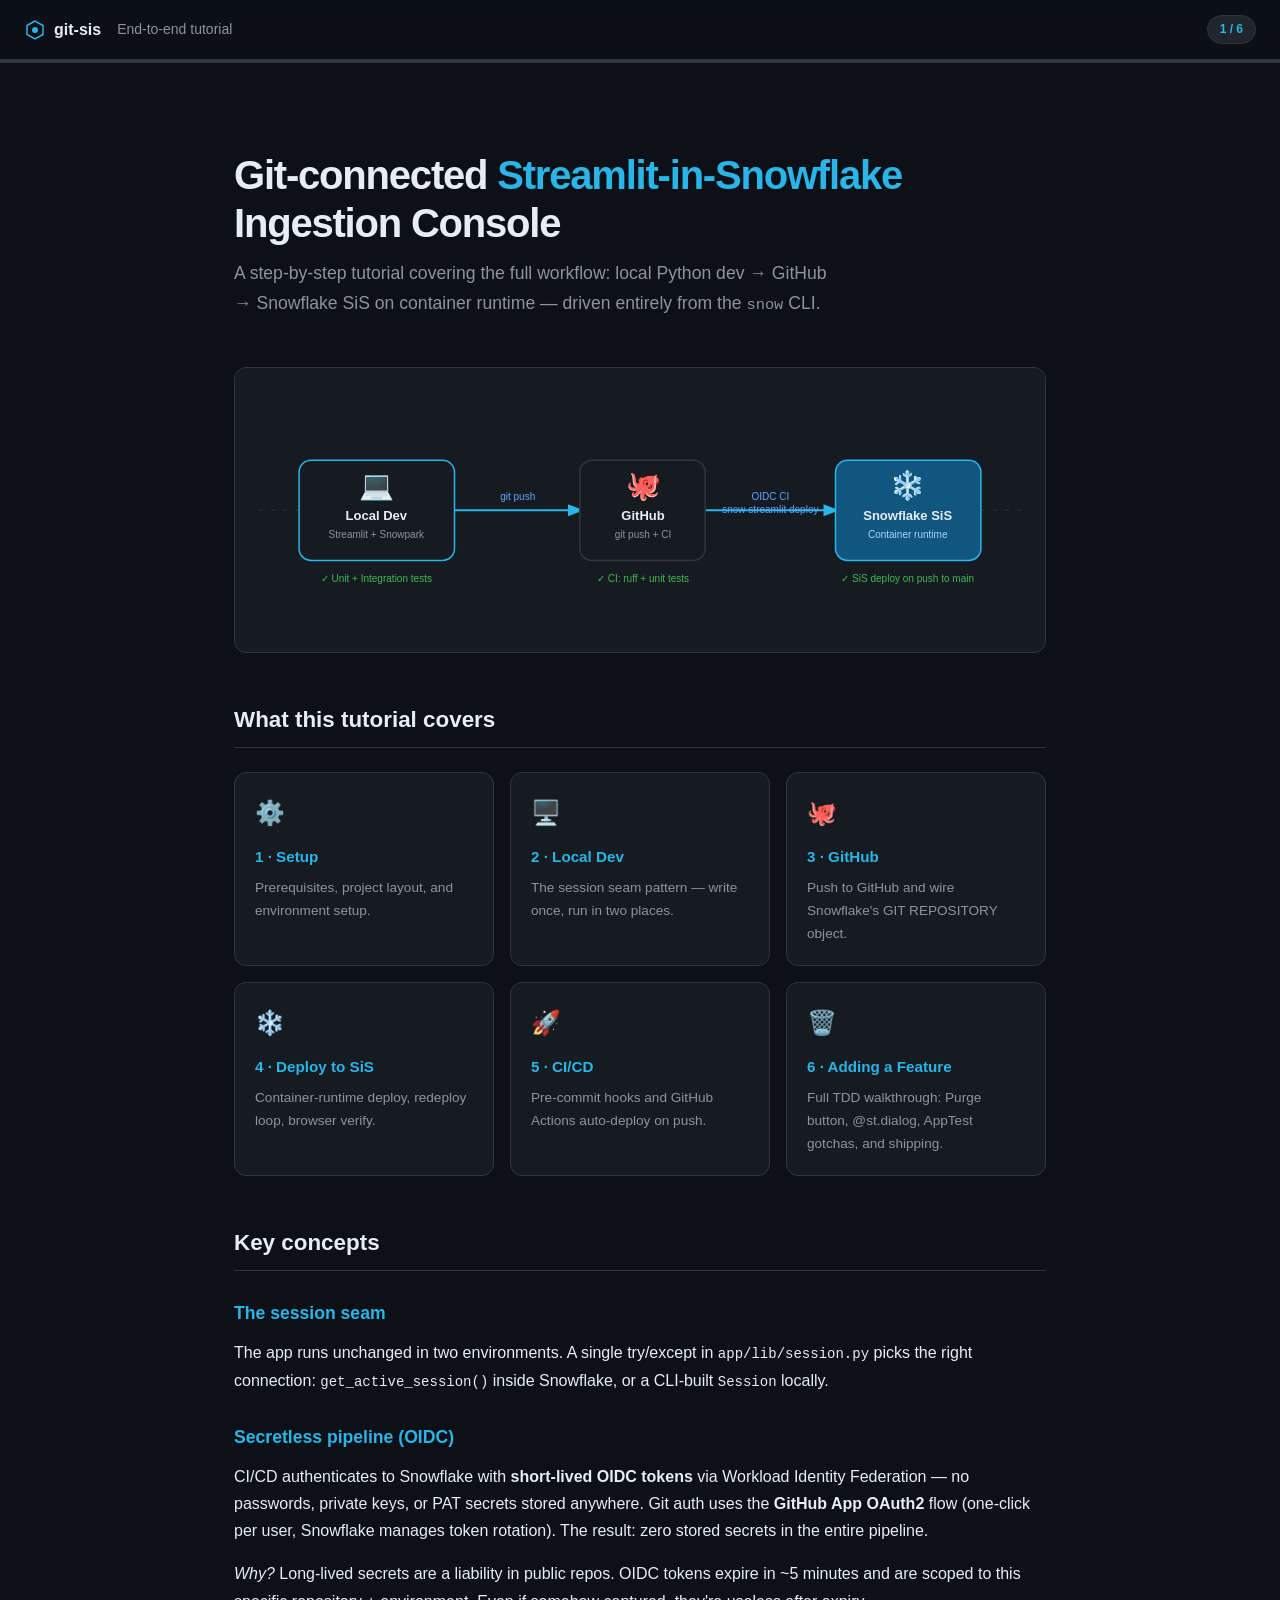
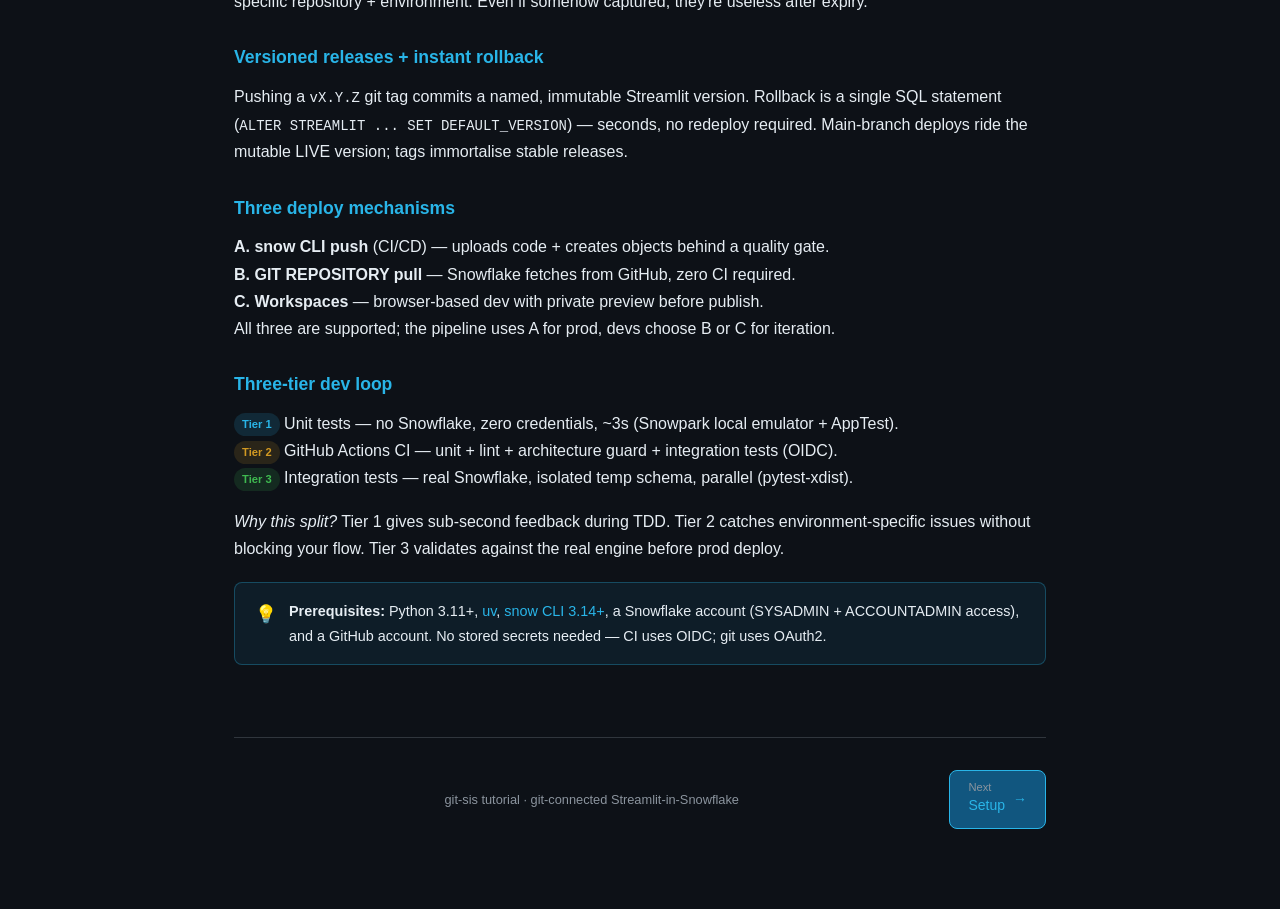
<file: docs/tutorial/index.html>
<!DOCTYPE html>
<html lang="en">
<head>
  <meta charset="UTF-8">
  <meta name="viewport" content="width=device-width, initial-scale=1.0">
  <title>git-sis Tutorial — Overview</title>
  <link rel="stylesheet" href="assets/style.css">
  <style>
    /* ── Architecture flow SVG ─────────────────────────────────── */
    .arch-svg { width: 100%; max-width: 780px; }

    /* Node pulse */
    @keyframes pulse {
      0%, 100% { opacity: 1; }
      50%       { opacity: .55; }
    }

    /* Arrow draw */
    @keyframes draw-arrow {
      from { stroke-dashoffset: 120; }
      to   { stroke-dashoffset: 0; }
    }

    /* Label fade in */
    @keyframes fade-in {
      from { opacity: 0; transform: translateY(6px); }
      to   { opacity: 1; transform: translateY(0); }
    }

    .svg-anim .node-laptop { animation: pulse 2.4s ease-in-out infinite; }
    .svg-anim .node-github { animation: pulse 2.4s ease-in-out 0.8s infinite; }
    .svg-anim .node-sf     { animation: pulse 2.4s ease-in-out 1.6s infinite; }

    .svg-anim .arrow-1 {
      stroke-dasharray: 120;
      stroke-dashoffset: 120;
      animation: draw-arrow 1s ease forwards 0.4s;
    }
    .svg-anim .arrow-2 {
      stroke-dasharray: 120;
      stroke-dashoffset: 120;
      animation: draw-arrow 1s ease forwards 1.2s;
    }

    .svg-anim .lbl-1 { opacity: 0; animation: fade-in .5s ease forwards 1.2s; }
    .svg-anim .lbl-2 { opacity: 0; animation: fade-in .5s ease forwards 2.1s; }
    .svg-anim .lbl-3 { opacity: 0; animation: fade-in .5s ease forwards 0.2s; }
  </style>
</head>
<body>

<nav class="site-nav">
  <a class="nav-logo" href="index.html">
    <svg width="22" height="22" viewBox="0 0 22 22" fill="none">
      <path d="M11 2L3 6.5v9L11 20l8-4.5v-9L11 2z" fill="none" stroke="#29B5E8" stroke-width="1.5"/>
      <circle cx="11" cy="11" r="3" fill="#29B5E8"/>
    </svg>
    git-sis
  </a>
  <span class="nav-chapter">End-to-end tutorial</span>
  <span class="nav-pill">1 / 7</span>
</nav>
<div class="progress-bar"><div class="progress-fill" style="width:0%"></div></div>

<main>
  <div class="hero">
    <h1>Git-connected <span class="highlight">Streamlit-in-Snowflake</span><br>Ingestion Console</h1>
    <p class="page-subtitle">
      A step-by-step tutorial covering the full workflow: local Python dev → GitHub →
      Snowflake SiS on container runtime — driven entirely from the <code>snow</code> CLI.
    </p>
  </div>

  <!-- Architecture SVG -->
  <div class="diagram-wrap reveal">
    <svg class="arch-svg svg-anim" viewBox="0 0 760 220" fill="none" xmlns="http://www.w3.org/2000/svg"
         role="img" aria-label="Architecture flow: Local Dev → GitHub → Snowflake SiS">

      <!-- Background grid lines (subtle) -->
      <line x1="0" y1="110" x2="760" y2="110" stroke="#30363D" stroke-width="1" stroke-dasharray="4 8"/>

      <!-- Arrow 1: Laptop → GitHub -->
      <path class="arrow-1" d="M195 110 L320 110"
            stroke="#29B5E8" stroke-width="2" stroke-linecap="round"
            marker-end="url(#arrowhead)"/>

      <!-- Arrow 2: GitHub → Snowflake -->
      <path class="arrow-2" d="M445 110 L575 110"
            stroke="#29B5E8" stroke-width="2" stroke-linecap="round"
            marker-end="url(#arrowhead)"/>

      <!-- Node: Laptop (local dev) -->
      <g class="node-laptop">
        <rect x="40" y="60" width="155" height="100" rx="12"
              fill="#161B22" stroke="#29B5E8" stroke-width="1.5"/>
        <text x="117" y="95" text-anchor="middle" fill="#E6EDF3" font-size="28">💻</text>
        <text x="117" y="120" text-anchor="middle" fill="#E6EDF3" font-size="13" font-weight="600">Local Dev</text>
        <text x="117" y="138" text-anchor="middle" fill="#8B949E" font-size="10">Streamlit + Snowpark</text>
      </g>

      <!-- Node: GitHub -->
      <g class="node-github">
        <rect x="320" y="60" width="125" height="100" rx="12"
              fill="#161B22" stroke="#30363D" stroke-width="1.5"/>
        <text x="383" y="95" text-anchor="middle" fill="#E6EDF3" font-size="28">🐙</text>
        <text x="383" y="120" text-anchor="middle" fill="#E6EDF3" font-size="13" font-weight="600">GitHub</text>
        <text x="383" y="138" text-anchor="middle" fill="#8B949E" font-size="10">git push + CI</text>
      </g>

      <!-- Node: Snowflake SiS -->
      <g class="node-sf">
        <rect x="575" y="60" width="145" height="100" rx="12"
              fill="#11567F" stroke="#29B5E8" stroke-width="1.5"/>
        <text x="647" y="95" text-anchor="middle" fill="#E6EDF3" font-size="28">❄️</text>
        <text x="647" y="120" text-anchor="middle" fill="#E6EDF3" font-size="13" font-weight="600">Snowflake SiS</text>
        <text x="647" y="138" text-anchor="middle" fill="#A5D6FF" font-size="10">Container runtime</text>
      </g>

      <!-- Arrow labels -->
      <text class="lbl-1" x="258" y="100" text-anchor="middle" fill="#58A6FF" font-size="10">git push</text>
      <text class="lbl-2" x="510" y="100" text-anchor="middle" fill="#58A6FF" font-size="10">OIDC CI</text>
      <text class="lbl-2" x="510" y="113" text-anchor="middle" fill="#58A6FF" font-size="10">snow streamlit deploy</text>

      <!-- Port labels below diagram -->
      <text class="lbl-3" x="117" y="182" text-anchor="middle" fill="#3FB950" font-size="10">✓ Unit + Integration tests</text>
      <text class="lbl-1" x="383" y="182" text-anchor="middle" fill="#3FB950" font-size="10">✓ CI: ruff + unit tests</text>
      <text class="lbl-2" x="647" y="182" text-anchor="middle" fill="#3FB950" font-size="10">✓ SiS deploy on push to main</text>

      <!-- Arrowhead marker -->
      <defs>
        <marker id="arrowhead" markerWidth="8" markerHeight="8"
                refX="6" refY="3" orient="auto">
          <path d="M0,0 L0,6 L8,3 z" fill="#29B5E8"/>
        </marker>
      </defs>
    </svg>
  </div>

  <h2 class="reveal">What this tutorial covers</h2>

  <div class="card-grid reveal">
    <a class="card" href="01-setup.html">
      <div class="card-icon">⚙️</div>
      <h4>1 · Setup</h4>
      <p>Prerequisites, project layout, and environment setup.</p>
    </a>
    <a class="card" href="02-local-dev.html">
      <div class="card-icon">🖥️</div>
      <h4>2 · Local Dev</h4>
      <p>The session seam pattern — write once, run in two places.</p>
    </a>
    <a class="card" href="03-github.html">
      <div class="card-icon">🐙</div>
      <h4>3 · GitHub</h4>
      <p>Push to GitHub and wire Snowflake's GIT REPOSITORY object.</p>
    </a>
    <a class="card" href="04-deploy.html">
      <div class="card-icon">❄️</div>
      <h4>4 · Deploy to SiS</h4>
      <p>Container-runtime deploy, redeploy loop, browser verify.</p>
    </a>
    <a class="card" href="05-cicd.html">
      <div class="card-icon">🚀</div>
      <h4>5 · CI/CD</h4>
      <p>Pre-commit hooks and GitHub Actions auto-deploy on push.</p>
    </a>
    <a class="card" href="06-purge-feature.html">
      <div class="card-icon">🗑️</div>
      <h4>6 · Adding a Feature</h4>
      <p>Full TDD walkthrough: Purge button, @st.dialog, AppTest gotchas, and shipping.</p>
    </a>
  </div>

  <h2 class="reveal">Key concepts</h2>

  <div class="reveal">
    <h3>The session seam</h3>
    <p>
      The app runs unchanged in two environments. A single try/except in
      <code>app/lib/session.py</code> picks the right connection:
      <code>get_active_session()</code> inside Snowflake, or a CLI-built
      <code>Session</code> locally.
    </p>

    <h3>Secretless pipeline (OIDC)</h3>
    <p>
      CI/CD authenticates to Snowflake with <strong>short-lived OIDC tokens</strong>
      via Workload Identity Federation — no passwords, private keys, or PAT secrets
      stored anywhere. Git auth uses the <strong>GitHub App OAuth2</strong> flow (one-click
      per user, Snowflake manages token rotation). The result: zero stored secrets in
      the entire pipeline.
    </p>
    <p>
      <em>Why?</em> Long-lived secrets are a liability in public repos. OIDC tokens
      expire in ~5 minutes and are scoped to this specific repository + environment.
      Even if somehow captured, they're useless after expiry.
    </p>

    <h3>Versioned releases + instant rollback</h3>
    <p>
      Pushing a <code>vX.Y.Z</code> git tag commits a named, immutable Streamlit
      version. Rollback is a single SQL statement (<code>ALTER STREAMLIT ... SET
      DEFAULT_VERSION</code>) — seconds, no redeploy required. Main-branch deploys
      ride the mutable LIVE version; tags immortalise stable releases.
    </p>

    <h3>Three deploy mechanisms</h3>
    <p>
      <strong>A. snow CLI push</strong> (CI/CD) — uploads code + creates objects behind a quality gate.<br>
      <strong>B. GIT REPOSITORY pull</strong> — Snowflake fetches from GitHub, zero CI required.<br>
      <strong>C. Workspaces</strong> — browser-based dev with private preview before publish.<br>
      All three are supported; the pipeline uses A for prod, devs choose B or C for iteration.
    </p>

    <h3>Three-tier dev loop</h3>
    <p>
      <span class="badge badge-blue">Tier 1</span> Unit tests — no Snowflake, zero credentials, ~3s (Snowpark local emulator + AppTest).<br>
      <span class="badge badge-yellow">Tier 2</span> GitHub Actions CI — unit + lint + architecture guard + integration tests (OIDC).<br>
      <span class="badge badge-green">Tier 3</span> Integration tests — real Snowflake, isolated temp schema, parallel (pytest-xdist).
    </p>
    <p>
      <em>Why this split?</em> Tier 1 gives sub-second feedback during TDD. Tier 2 catches
      environment-specific issues without blocking your flow. Tier 3 validates against the
      real engine before prod deploy.
    </p>
  </div>

  <div class="note reveal">
    <span class="note-icon">💡</span>
    <div>
      <strong>Prerequisites:</strong> Python 3.11+, <a href="https://docs.astral.sh/uv/">uv</a>,
      <a href="https://docs.snowflake.com/en/developer-guide/snowflake-cli/index">snow CLI 3.14+</a>,
      a Snowflake account (SYSADMIN + ACCOUNTADMIN access), and a GitHub account.
      No stored secrets needed — CI uses OIDC; git uses OAuth2.
    </div>
  </div>

  <!-- Footer -->
  <footer class="page-footer">
    <span></span>
    <span class="footer-center">git-sis tutorial · git-connected Streamlit-in-Snowflake</span>
    <a id="btn-next" class="nav-btn primary" href="01-setup.html">
      <span>
        <span class="nav-btn-label">Next</span>
        <span class="nav-btn-title">Setup</span>
      </span>
      →
    </a>
  </footer>
</main>

<script src="assets/main.js"></script>
</body>
</html>
</file>
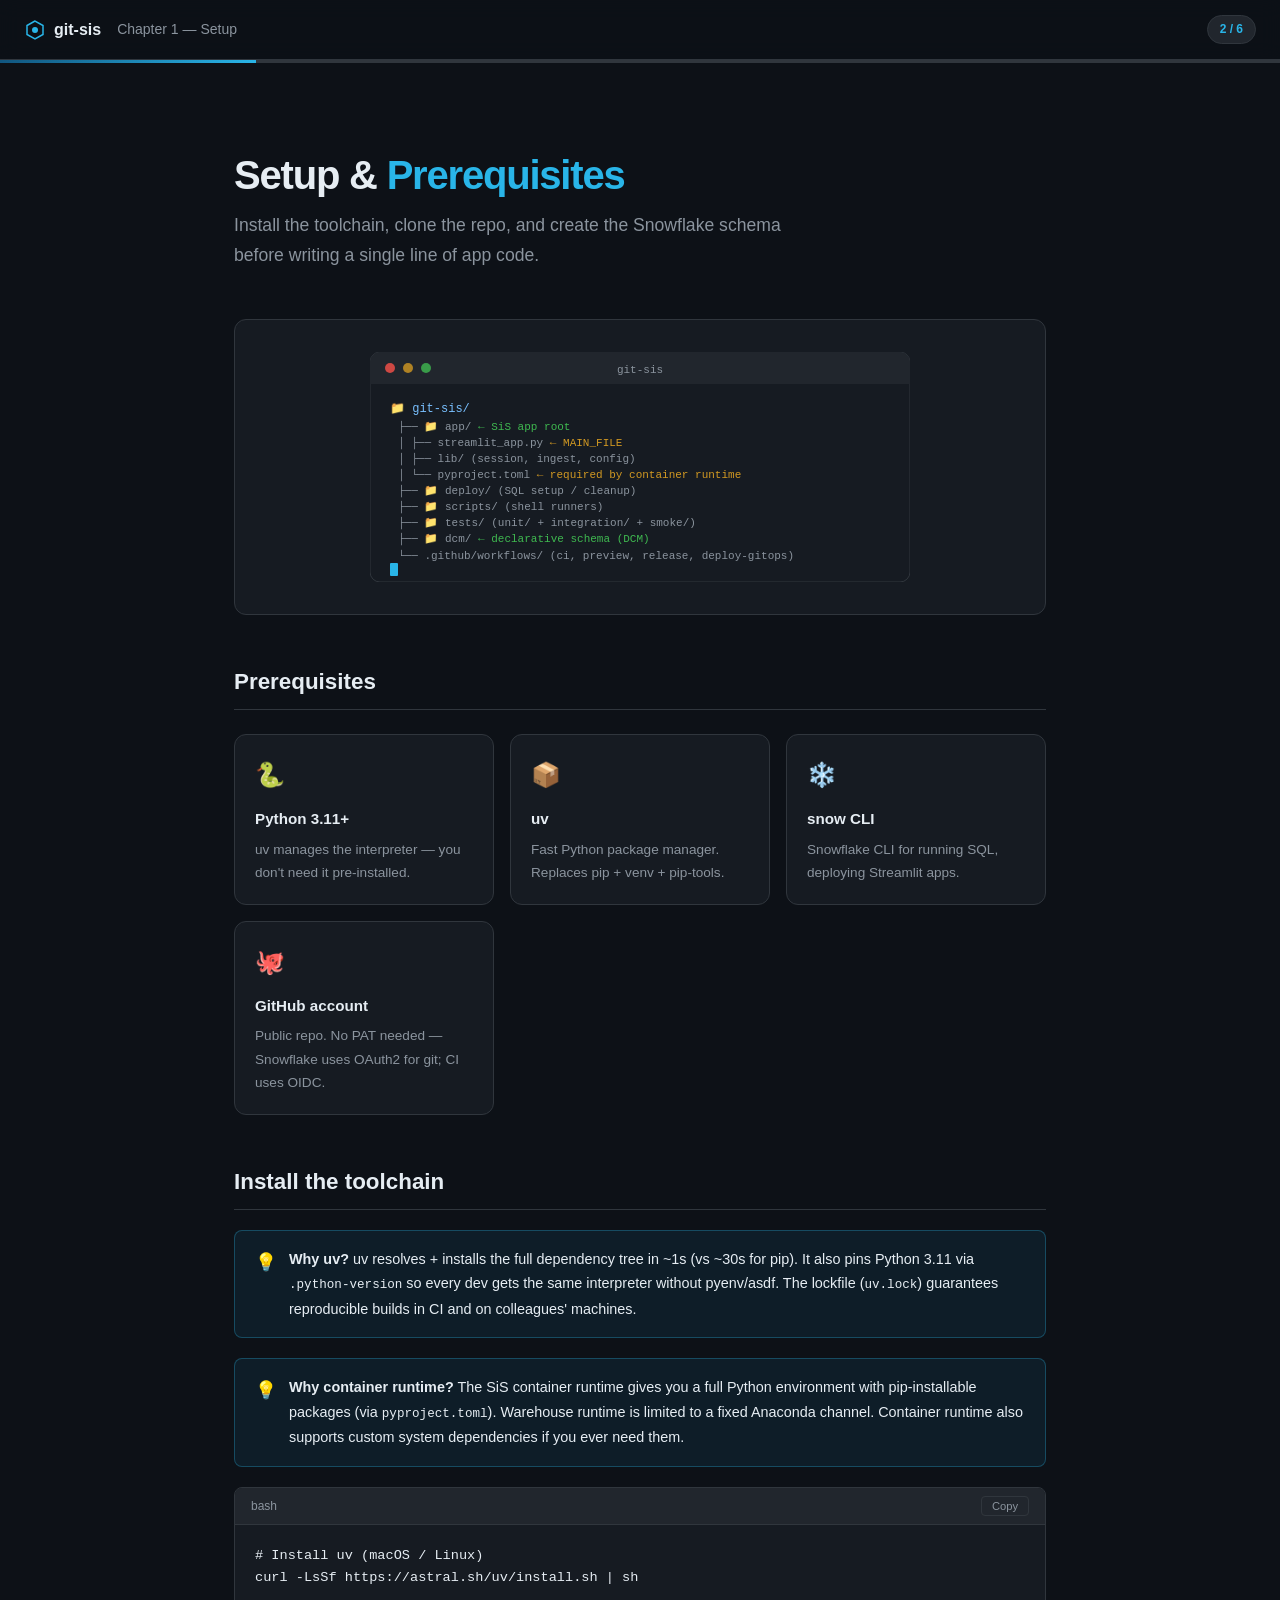
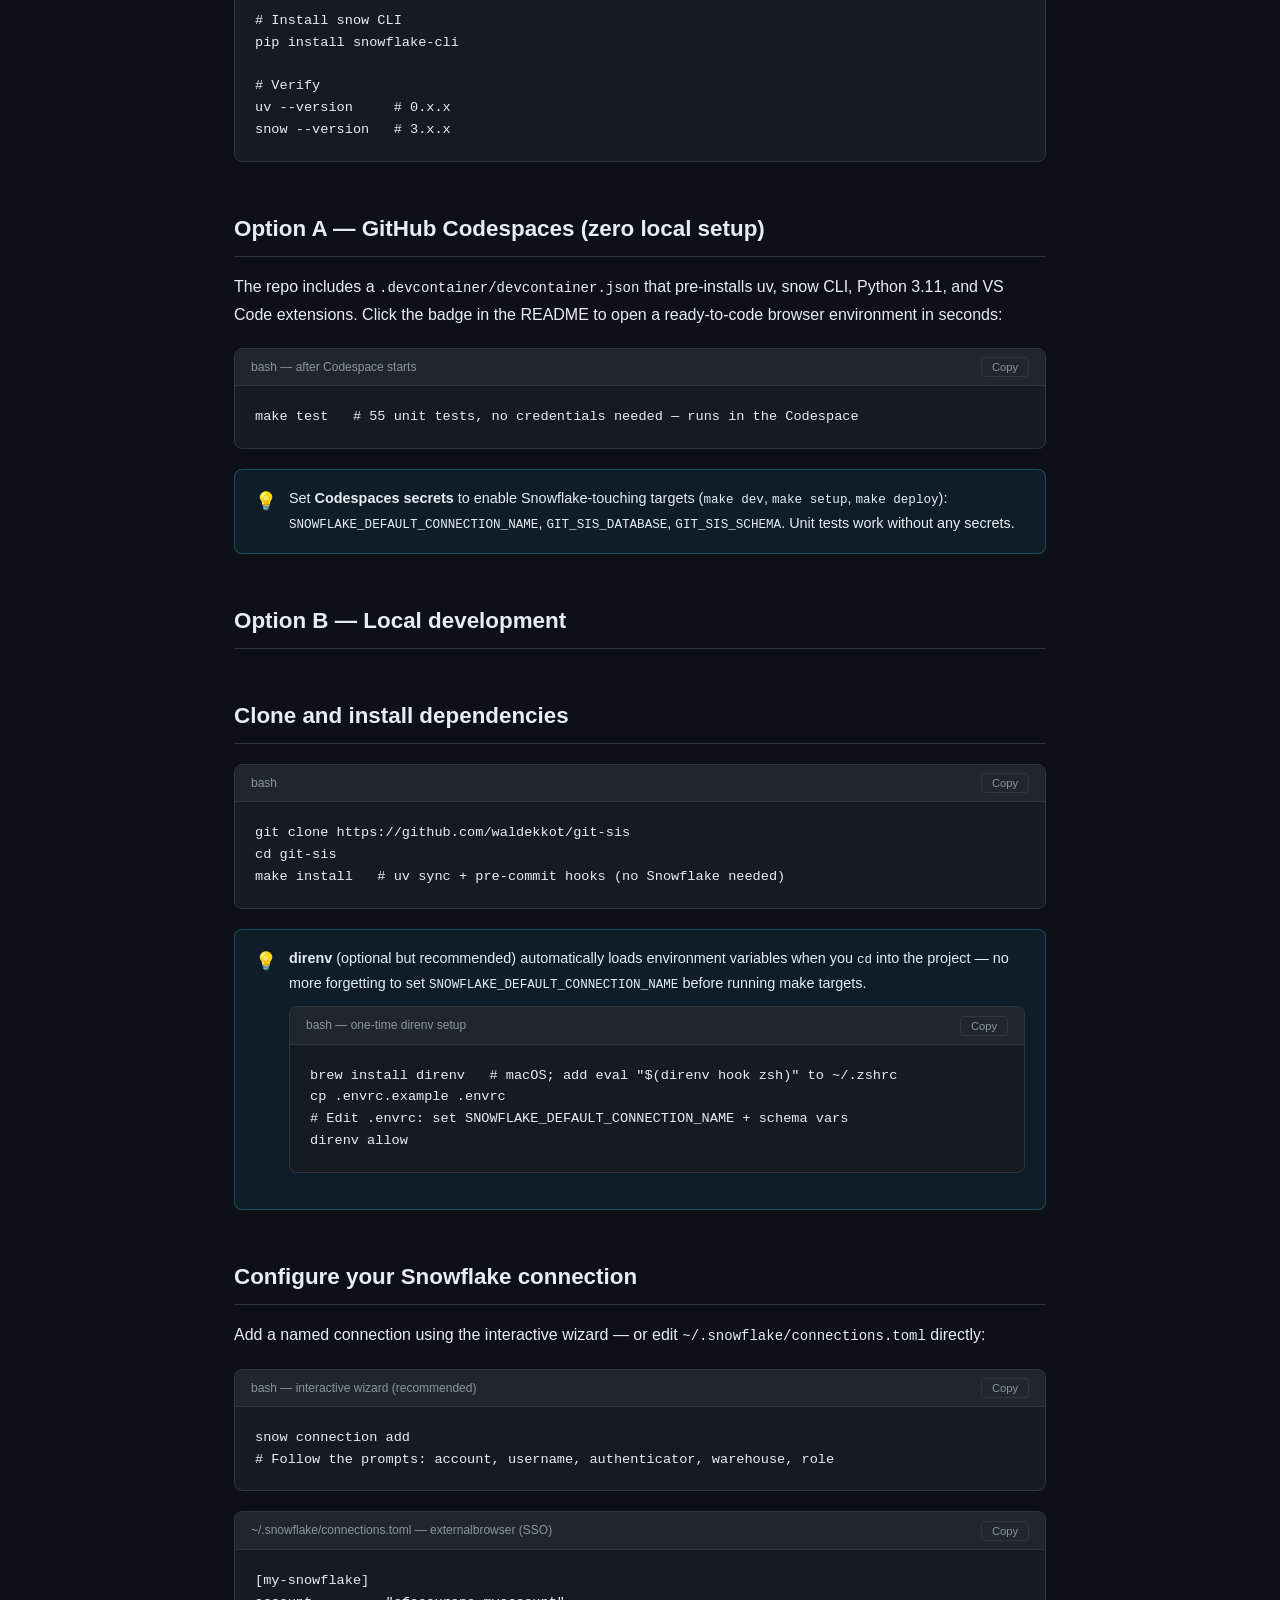
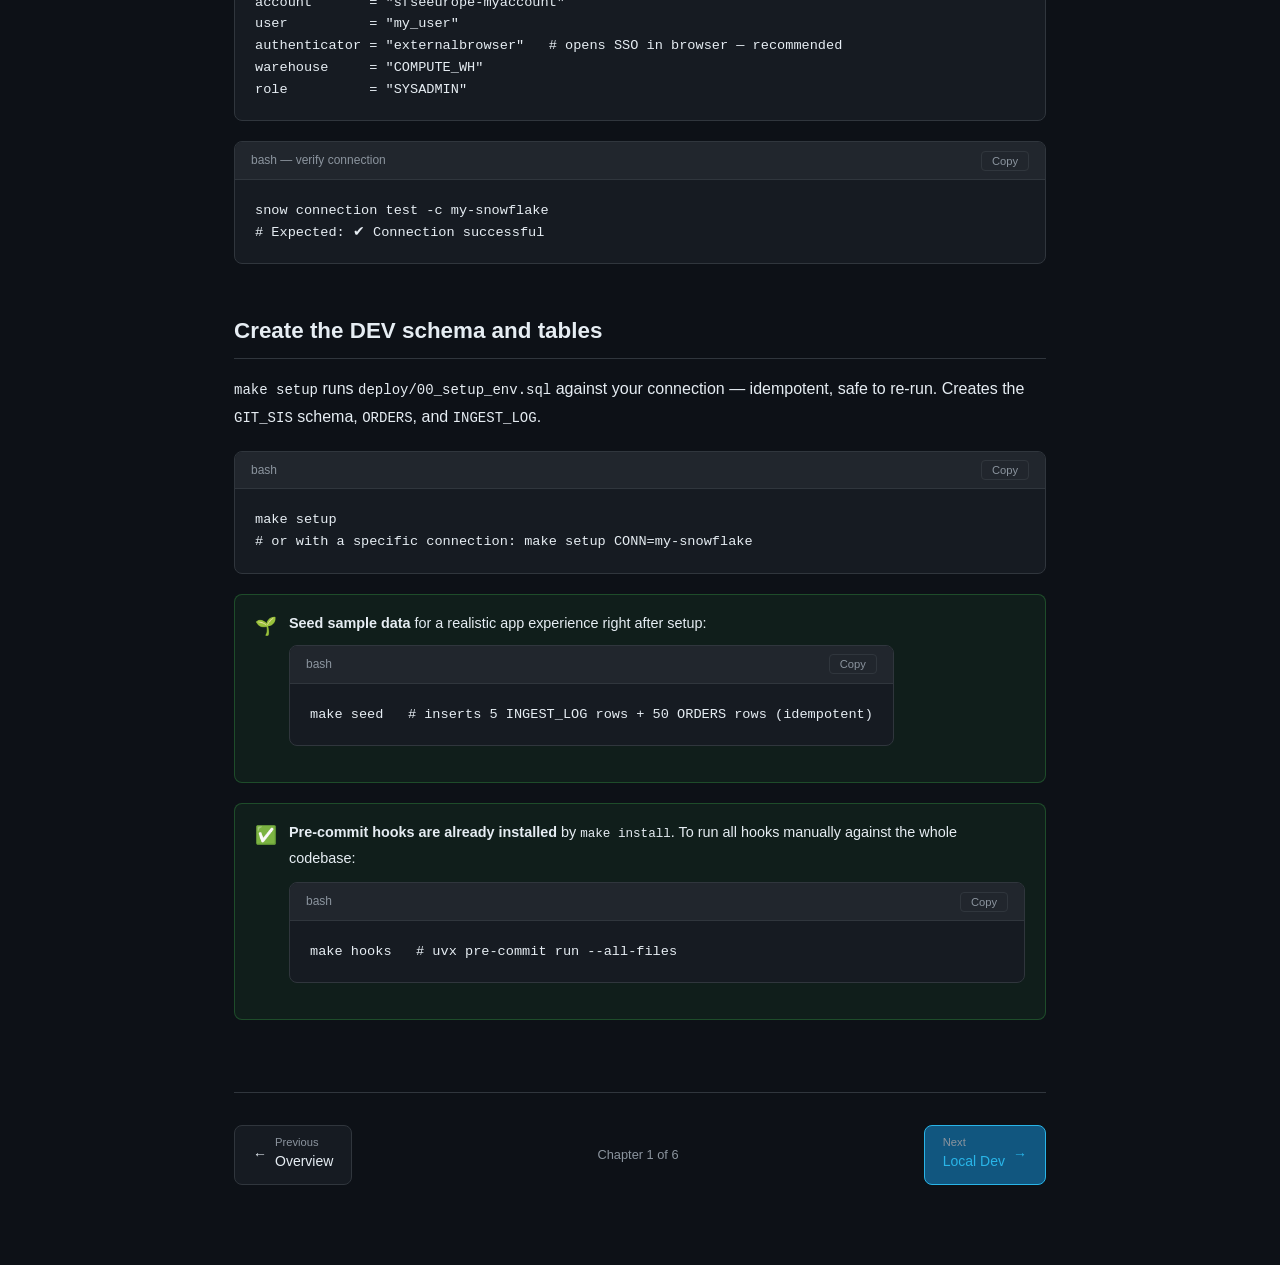
<file: docs/tutorial/01-setup.html>
<!DOCTYPE html>
<html lang="en">
<head>
  <meta charset="UTF-8">
  <meta name="viewport" content="width=device-width, initial-scale=1.0">
  <title>git-sis Tutorial — Setup</title>
  <link rel="stylesheet" href="assets/style.css">
  <style>
    /* ── Repo tree SVG ──────────────────────────────────────────── */
    @keyframes blink-cursor {
      0%, 100% { opacity: 1; }
      50%       { opacity: 0; }
    }
    .svg-anim .cursor { animation: blink-cursor .9s step-start infinite; }

    @keyframes tree-reveal {
      from { opacity: 0; transform: translateX(-8px); }
      to   { opacity: 1; transform: none; }
    }
    .svg-anim .tr1 { opacity:0; animation: tree-reveal .3s ease forwards .3s; }
    .svg-anim .tr2 { opacity:0; animation: tree-reveal .3s ease forwards .55s; }
    .svg-anim .tr3 { opacity:0; animation: tree-reveal .3s ease forwards .75s; }
    .svg-anim .tr4 { opacity:0; animation: tree-reveal .3s ease forwards .95s; }
    .svg-anim .tr5 { opacity:0; animation: tree-reveal .3s ease forwards 1.15s; }
    .svg-anim .tr6 { opacity:0; animation: tree-reveal .3s ease forwards 1.35s; }
    .svg-anim .tr7 { opacity:0; animation: tree-reveal .3s ease forwards 1.55s; }
    .svg-anim .tr8 { opacity:0; animation: tree-reveal .3s ease forwards 1.75s; }
  </style>
</head>
<body>

<nav class="site-nav">
  <a class="nav-logo" href="index.html">
    <svg width="22" height="22" viewBox="0 0 22 22" fill="none">
      <path d="M11 2L3 6.5v9L11 20l8-4.5v-9L11 2z" fill="none" stroke="#29B5E8" stroke-width="1.5"/>
      <circle cx="11" cy="11" r="3" fill="#29B5E8"/>
    </svg>
    git-sis
  </a>
  <span class="nav-chapter">Chapter 1 — Setup</span>
  <span class="nav-pill">2 / 7</span>
</nav>
<div class="progress-bar"><div class="progress-fill" style="width:20%"></div></div>

<main>
  <div class="hero">
    <h1>Setup &amp; <span class="highlight">Prerequisites</span></h1>
    <p class="page-subtitle">Install the toolchain, clone the repo, and create the Snowflake schema before writing a single line of app code.</p>
  </div>

  <!-- Repo tree SVG -->
  <div class="diagram-wrap reveal">
    <svg class="svg-anim" viewBox="0 0 540 230" fill="none" xmlns="http://www.w3.org/2000/svg"
         style="width:100%;max-width:540px" role="img" aria-label="Project directory tree">
      <!-- Terminal window chrome -->
      <rect width="540" height="230" rx="10" fill="#161B22" stroke="#30363D" stroke-width="1"/>
      <rect width="540" height="32" rx="10" fill="#21262D"/>
      <rect y="22" width="540" height="10" fill="#21262D"/>
      <circle cx="20" cy="16" r="5" fill="#F85149" opacity=".8"/>
      <circle cx="38" cy="16" r="5" fill="#D29922" opacity=".8"/>
      <circle cx="56" cy="16" r="5" fill="#3FB950" opacity=".8"/>
      <text x="270" y="21" text-anchor="middle" fill="#8B949E" font-size="11" font-family="monospace">git-sis</text>

      <!-- Tree content -->
      <text x="20" y="60" fill="#79C0FF" font-size="12" font-family="monospace" class="tr1">📁 git-sis/</text>
      <text x="28" y="78" fill="#8B949E" font-size="11" font-family="monospace" class="tr2">├── 📁 app/          <tspan fill="#3FB950">← SiS app root</tspan></text>
      <text x="28" y="94" fill="#8B949E" font-size="11" font-family="monospace" class="tr3">│   ├── streamlit_app.py   <tspan fill="#D29922">← MAIN_FILE</tspan></text>
      <text x="28" y="110" fill="#8B949E" font-size="11" font-family="monospace" class="tr4">│   ├── lib/          <tspan fill="#8B949E">(session, ingest, config)</tspan></text>
      <text x="28" y="126" fill="#8B949E" font-size="11" font-family="monospace" class="tr5">│   └── pyproject.toml  <tspan fill="#D29922">← required by container runtime</tspan></text>
      <text x="28" y="142" fill="#8B949E" font-size="11" font-family="monospace" class="tr6">├── 📁 deploy/        <tspan fill="#8B949E">(SQL setup / cleanup)</tspan></text>
      <text x="28" y="158" fill="#8B949E" font-size="11" font-family="monospace" class="tr7">├── 📁 scripts/       <tspan fill="#8B949E">(shell runners)</tspan></text>
      <text x="28" y="174" fill="#8B949E" font-size="11" font-family="monospace" class="tr8">├── 📁 tests/         <tspan fill="#8B949E">(unit/ + integration/ + smoke/)</tspan></text>
      <text x="28" y="190" fill="#8B949E" font-size="11" font-family="monospace" class="tr8">├── 📁 dcm/           <tspan fill="#3FB950">← declarative schema (DCM)</tspan></text>
      <text x="28" y="207" fill="#8B949E" font-size="11" font-family="monospace" class="tr8">└── .github/workflows/  <tspan fill="#8B949E">(ci, preview, release, deploy-gitops)</tspan></text>

      <!-- Blinking cursor -->
      <rect x="20" y="211" width="8" height="13" fill="#29B5E8" class="cursor" rx="1"/>
    </svg>
  </div>

  <h2 class="reveal">Prerequisites</h2>

  <div class="card-grid reveal">
    <div class="card">
      <div class="card-icon">🐍</div>
      <h4>Python 3.11+</h4>
      <p>uv manages the interpreter — you don't need it pre-installed.</p>
    </div>
    <div class="card">
      <div class="card-icon">📦</div>
      <h4>uv</h4>
      <p>Fast Python package manager. Replaces pip + venv + pip-tools.</p>
    </div>
    <div class="card">
      <div class="card-icon">❄️</div>
      <h4>snow CLI</h4>
      <p>Snowflake CLI for running SQL, deploying Streamlit apps.</p>
    </div>
    <div class="card">
      <div class="card-icon">🐙</div>
      <h4>GitHub account</h4>
      <p>Public repo. No PAT needed — Snowflake uses OAuth2 for git; CI uses OIDC.</p>
    </div>
  </div>

  <h2 class="reveal">Install the toolchain</h2>

  <div class="reveal">
    <div class="note">
      <span class="note-icon">💡</span>
      <div>
        <strong>Why uv?</strong> uv resolves + installs the full dependency tree in ~1s
        (vs ~30s for pip). It also pins Python 3.11 via <code>.python-version</code> so every
        dev gets the same interpreter without pyenv/asdf. The lockfile (<code>uv.lock</code>)
        guarantees reproducible builds in CI and on colleagues' machines.
      </div>
    </div>
    <div class="note" style="margin-top:12px">
      <span class="note-icon">💡</span>
      <div>
        <strong>Why container runtime?</strong> The SiS container runtime gives you a full
        Python environment with pip-installable packages (via <code>pyproject.toml</code>).
        Warehouse runtime is limited to a fixed Anaconda channel. Container runtime also
        supports custom system dependencies if you ever need them.
      </div>
    </div>
    <div class="code-block">
      <div class="code-block-header"><span>bash</span><button class="copy-btn">Copy</button></div>
      <pre># Install uv (macOS / Linux)
curl -LsSf https://astral.sh/uv/install.sh | sh

# Install snow CLI
pip install snowflake-cli

# Verify
uv --version     # 0.x.x
snow --version   # 3.x.x</pre>
    </div>
  </div>

  <h2 class="reveal">Option A — GitHub Codespaces (zero local setup)</h2>

  <div class="reveal">
    <p>
      The repo includes a <code>.devcontainer/devcontainer.json</code> that pre-installs
      uv, snow CLI, Python 3.11, and VS Code extensions. Click the badge in the README
      to open a ready-to-code browser environment in seconds:
    </p>
    <div class="code-block">
      <div class="code-block-header"><span>bash — after Codespace starts</span><button class="copy-btn">Copy</button></div>
      <pre>make test   # 55 unit tests, no credentials needed — runs in the Codespace</pre>
    </div>
    <div class="note">
      <span class="note-icon">💡</span>
      <div>
        Set <strong>Codespaces secrets</strong> to enable Snowflake-touching targets
        (<code>make dev</code>, <code>make setup</code>, <code>make deploy</code>):
        <code>SNOWFLAKE_DEFAULT_CONNECTION_NAME</code>, <code>GIT_SIS_DATABASE</code>,
        <code>GIT_SIS_SCHEMA</code>. Unit tests work without any secrets.
      </div>
    </div>
  </div>

  <h2 class="reveal">Option B — Local development</h2>

  <h2 class="reveal">Clone and install dependencies</h2>

  <div class="reveal">
    <div class="code-block">
      <div class="code-block-header"><span>bash</span><button class="copy-btn">Copy</button></div>
      <pre>git clone https://github.com/waldekkot/git-sis
cd git-sis
make install   # uv sync + pre-commit hooks (no Snowflake needed)</pre>
    </div>
    <div class="note">
      <span class="note-icon">💡</span>
      <div>
        <strong>direnv</strong> (optional but recommended) automatically loads environment variables
        when you <code>cd</code> into the project — no more forgetting to set
        <code>SNOWFLAKE_DEFAULT_CONNECTION_NAME</code> before running make targets.
        <div class="code-block" style="margin-top:10px">
          <div class="code-block-header"><span>bash — one-time direnv setup</span><button class="copy-btn">Copy</button></div>
          <pre>brew install direnv   # macOS; add eval "$(direnv hook zsh)" to ~/.zshrc
cp .envrc.example .envrc
# Edit .envrc: set SNOWFLAKE_DEFAULT_CONNECTION_NAME + schema vars
direnv allow</pre>
        </div>
      </div>
    </div>
  </div>

  <h2 class="reveal">Configure your Snowflake connection</h2>

  <div class="reveal">
    <p>Add a named connection using the interactive wizard — or edit <code>~/.snowflake/connections.toml</code> directly:</p>
    <div class="code-block">
      <div class="code-block-header"><span>bash — interactive wizard (recommended)</span><button class="copy-btn">Copy</button></div>
      <pre>snow connection add
# Follow the prompts: account, username, authenticator, warehouse, role</pre>
    </div>
    <div class="code-block">
      <div class="code-block-header"><span>~/.snowflake/connections.toml — externalbrowser (SSO)</span><button class="copy-btn">Copy</button></div>
      <pre>[my-snowflake]
account       = "sfseeurope-myaccount"
user          = "my_user"
authenticator = "externalbrowser"   # opens SSO in browser — recommended
warehouse     = "COMPUTE_WH"
role          = "SYSADMIN"</pre>
    </div>
    <div class="code-block">
      <div class="code-block-header"><span>bash — verify connection</span><button class="copy-btn">Copy</button></div>
      <pre>snow connection test -c my-snowflake
# Expected: ✔ Connection successful</pre>
    </div>
  </div>

  <h2 class="reveal">Create the DEV schema and tables</h2>

  <div class="reveal">
    <p>
      <code>make setup</code> runs <code>deploy/00_setup_env.sql</code> against your connection —
      idempotent, safe to re-run. Creates the <code>GIT_SIS</code> schema,
      <code>ORDERS</code>, and <code>INGEST_LOG</code>.
    </p>
    <div class="code-block">
      <div class="code-block-header"><span>bash</span><button class="copy-btn">Copy</button></div>
      <pre>make setup
# or with a specific connection: make setup CONN=my-snowflake</pre>
    </div>

    <div class="tip" style="margin-top:12px">
      <span class="note-icon">🌱</span>
      <div>
        <strong>Seed sample data</strong> for a realistic app experience right after setup:
        <div class="code-block" style="margin-top:10px">
          <div class="code-block-header"><span>bash</span><button class="copy-btn">Copy</button></div>
          <pre>make seed   # inserts 5 INGEST_LOG rows + 50 ORDERS rows (idempotent)</pre>
        </div>
      </div>
    </div>
  </div>

  <div class="tip reveal">
    <span class="note-icon">✅</span>
    <div>
      <strong>Pre-commit hooks are already installed</strong> by <code>make install</code>.
      To run all hooks manually against the whole codebase:
      <div class="code-block" style="margin-top:12px">
        <div class="code-block-header"><span>bash</span><button class="copy-btn">Copy</button></div>
        <pre>make hooks   # uvx pre-commit run --all-files</pre>
      </div>
    </div>
  </div>

  <!-- Footer -->
  <footer class="page-footer">
    <a id="btn-prev" class="nav-btn" href="index.html">
      ← <span><span class="nav-btn-label">Previous</span><span class="nav-btn-title">Overview</span></span>
    </a>
    <span class="footer-center">Chapter 1 of 6</span>
    <a id="btn-next" class="nav-btn primary" href="02-local-dev.html">
      <span><span class="nav-btn-label">Next</span><span class="nav-btn-title">Local Dev</span></span> →
    </a>
  </footer>
</main>

<script src="assets/main.js"></script>
</body>
</html>
</file>
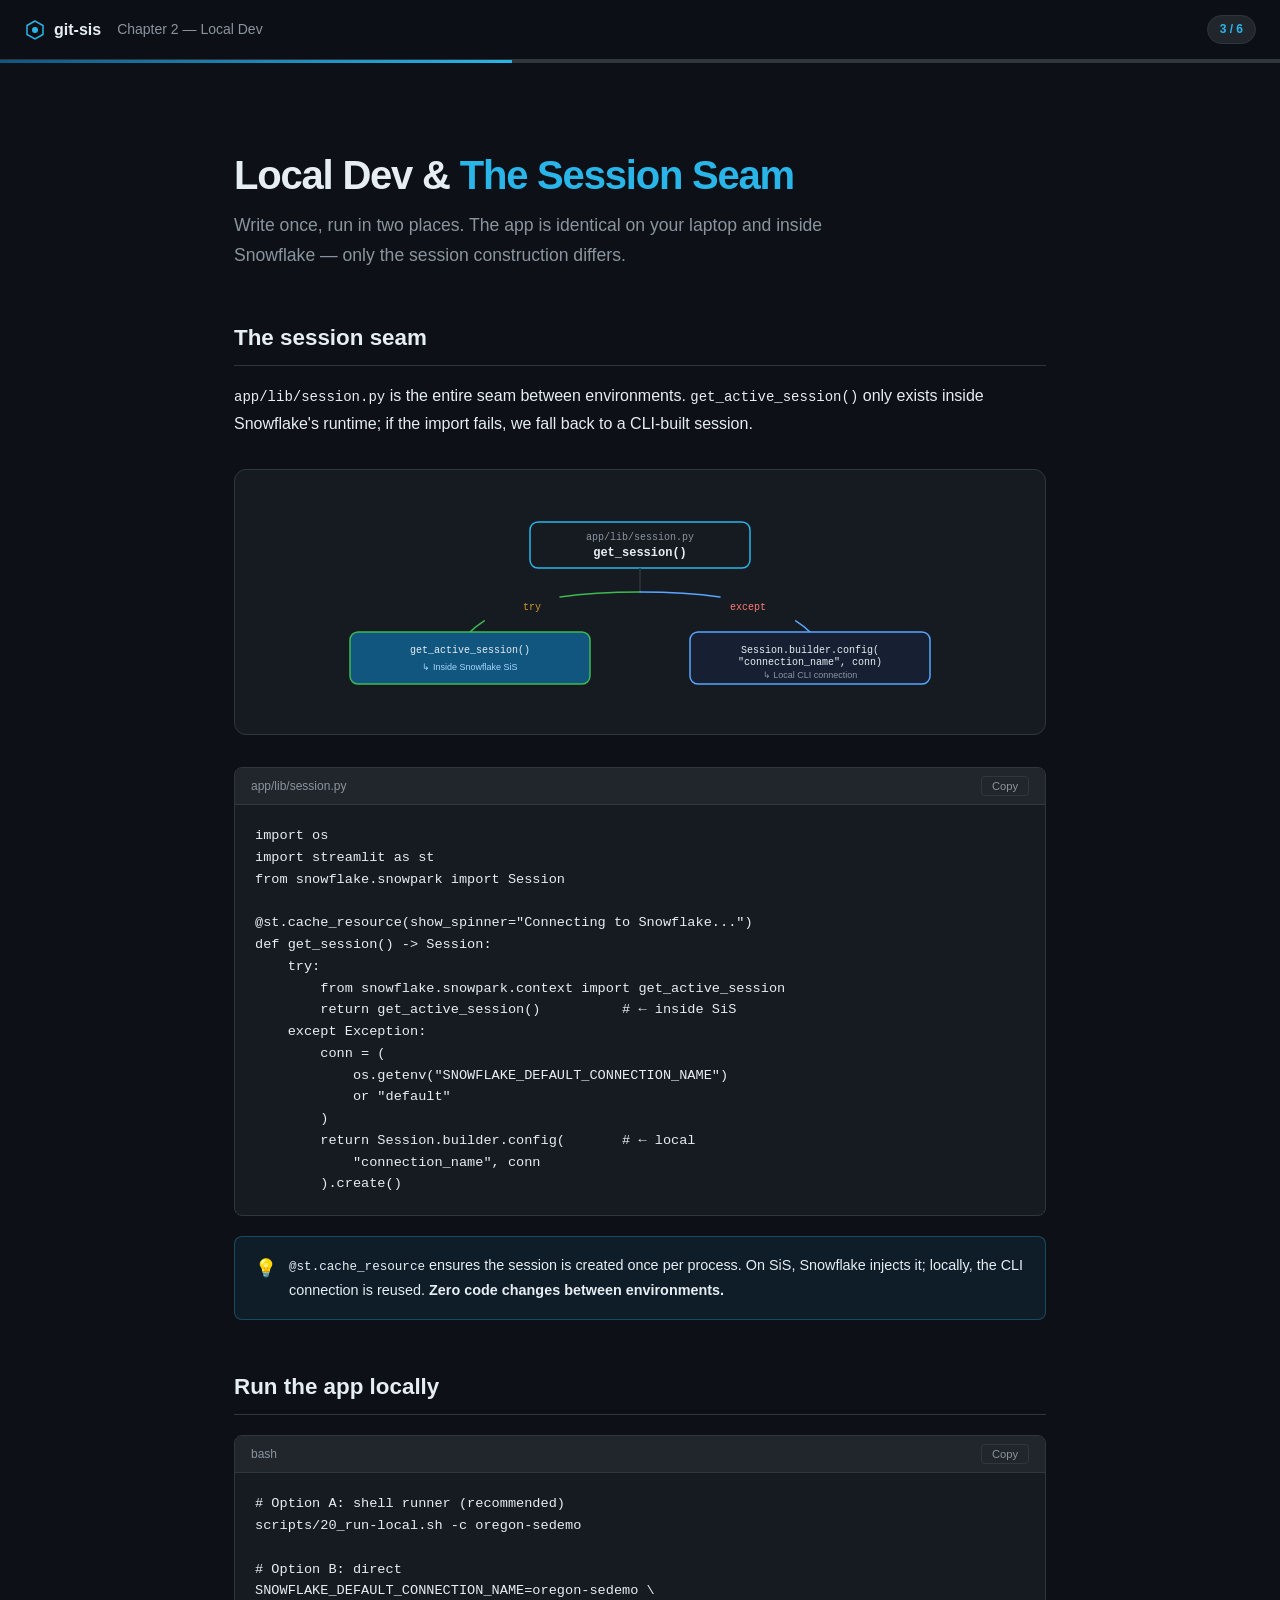
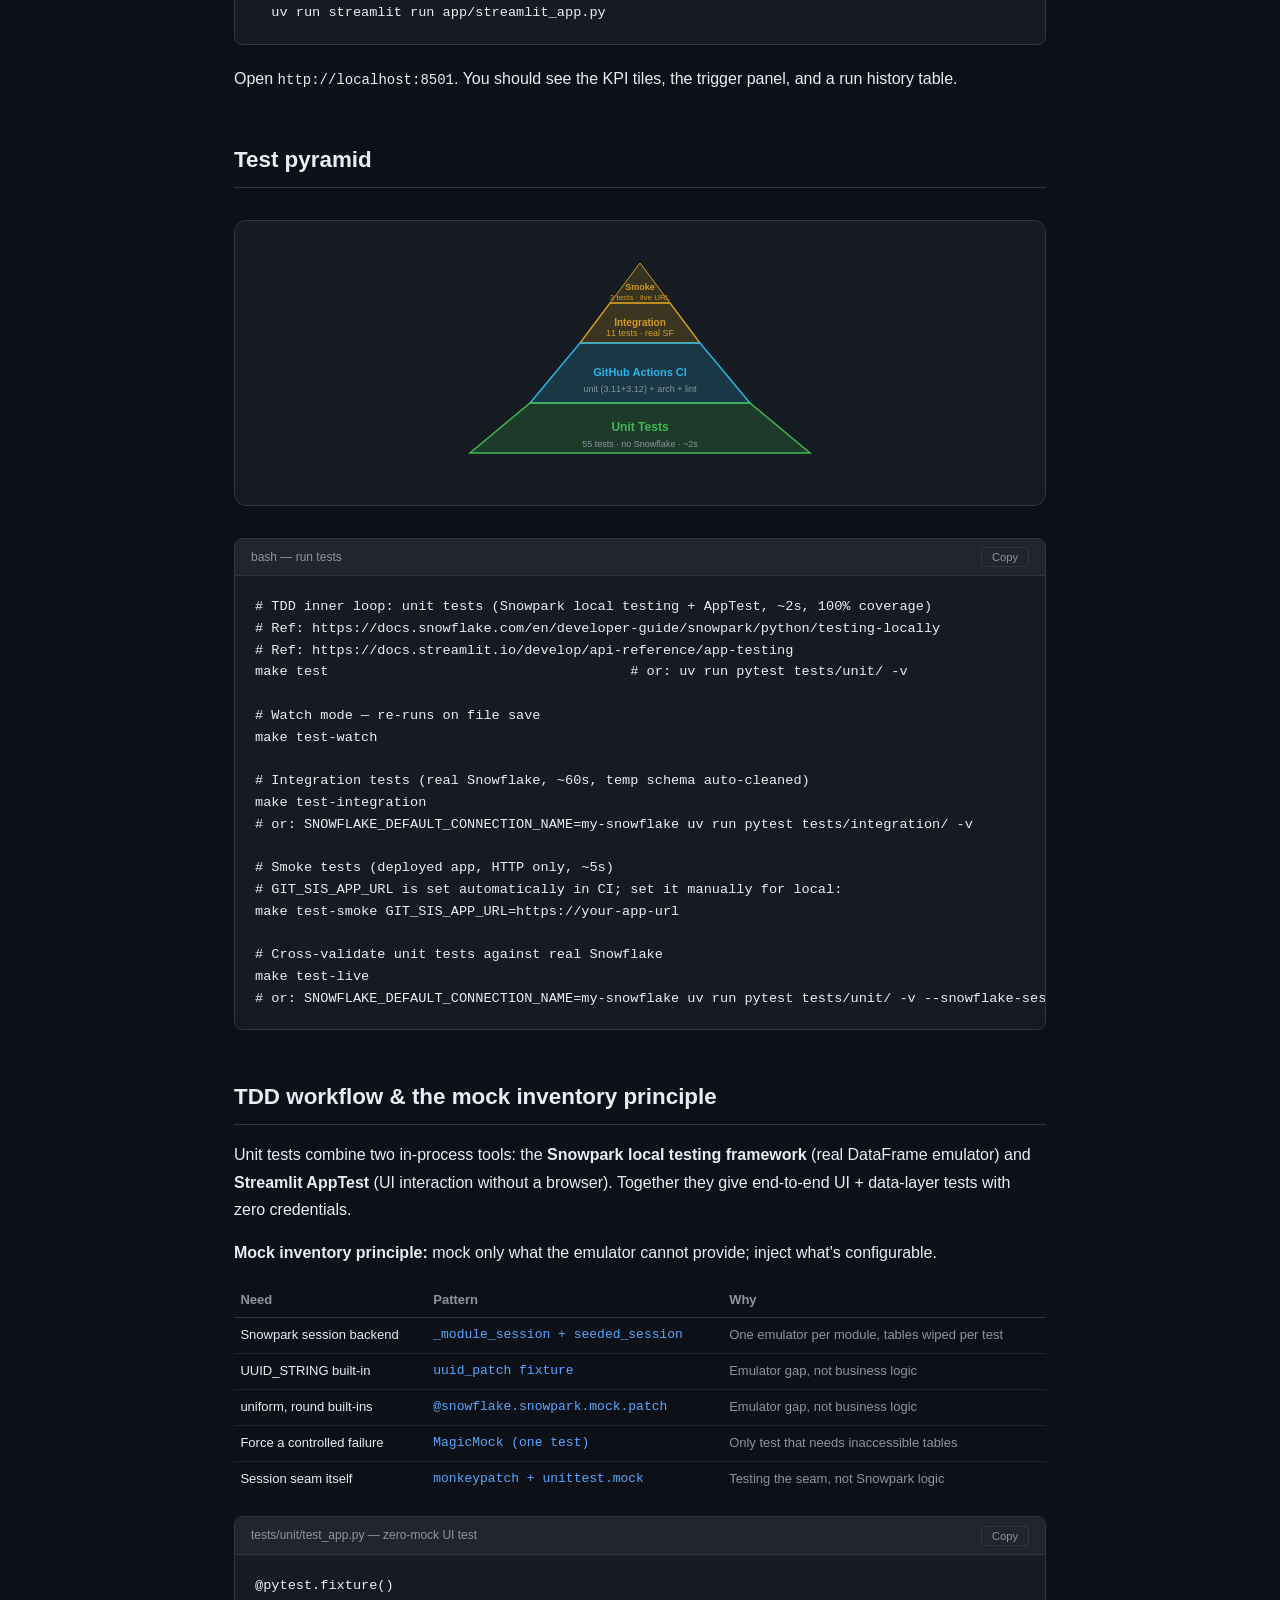
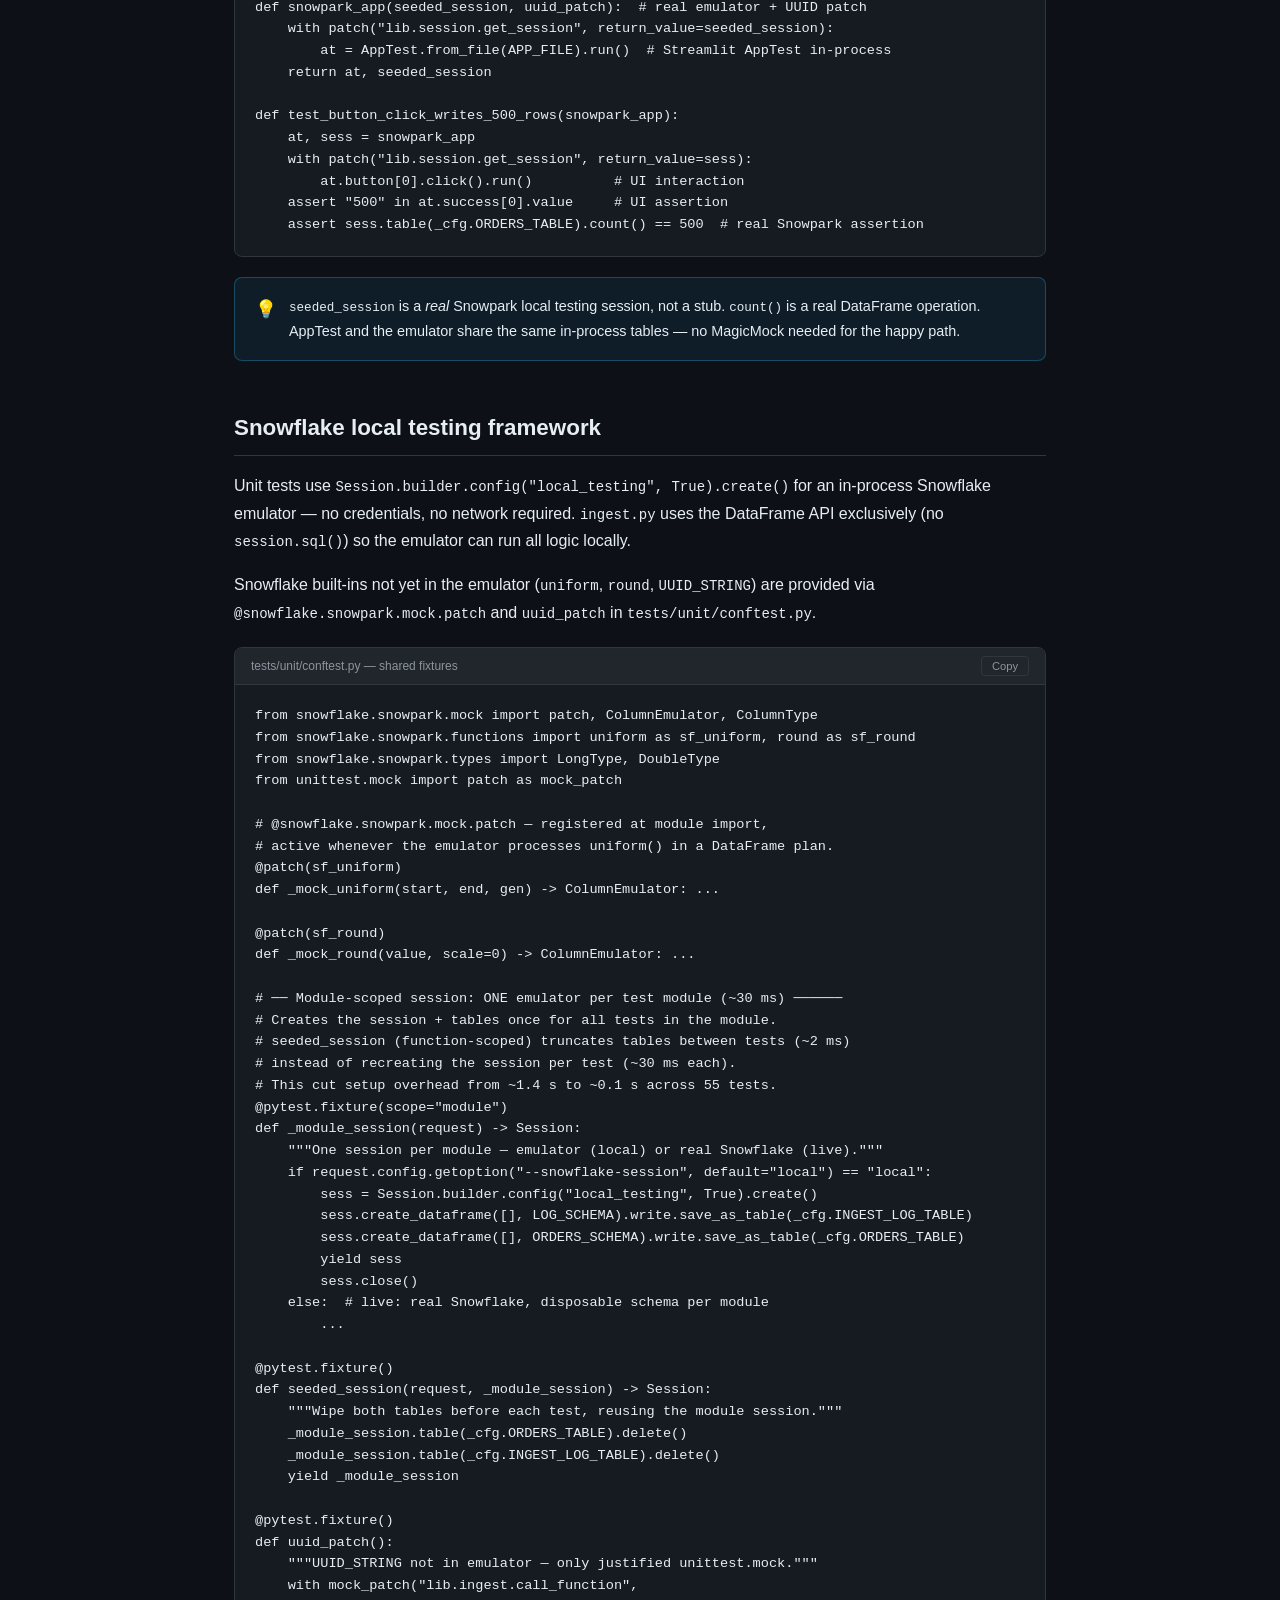
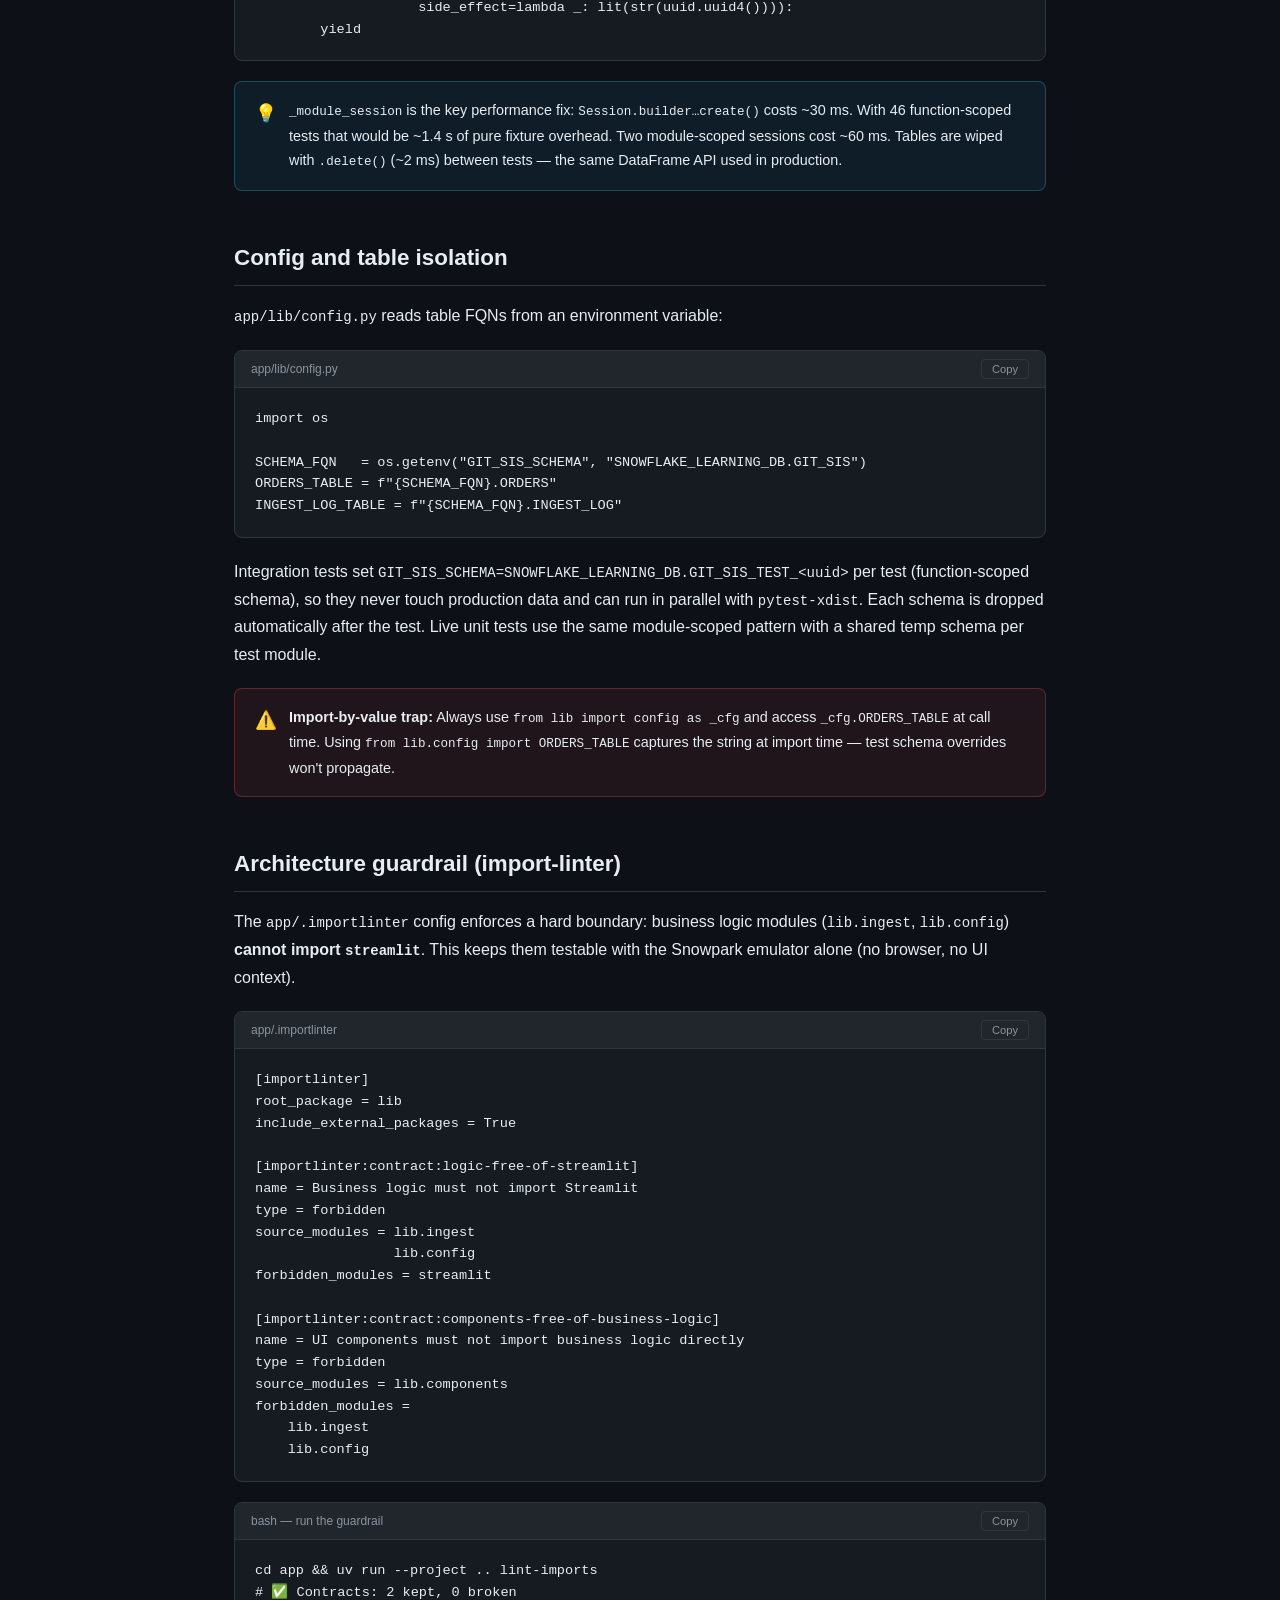
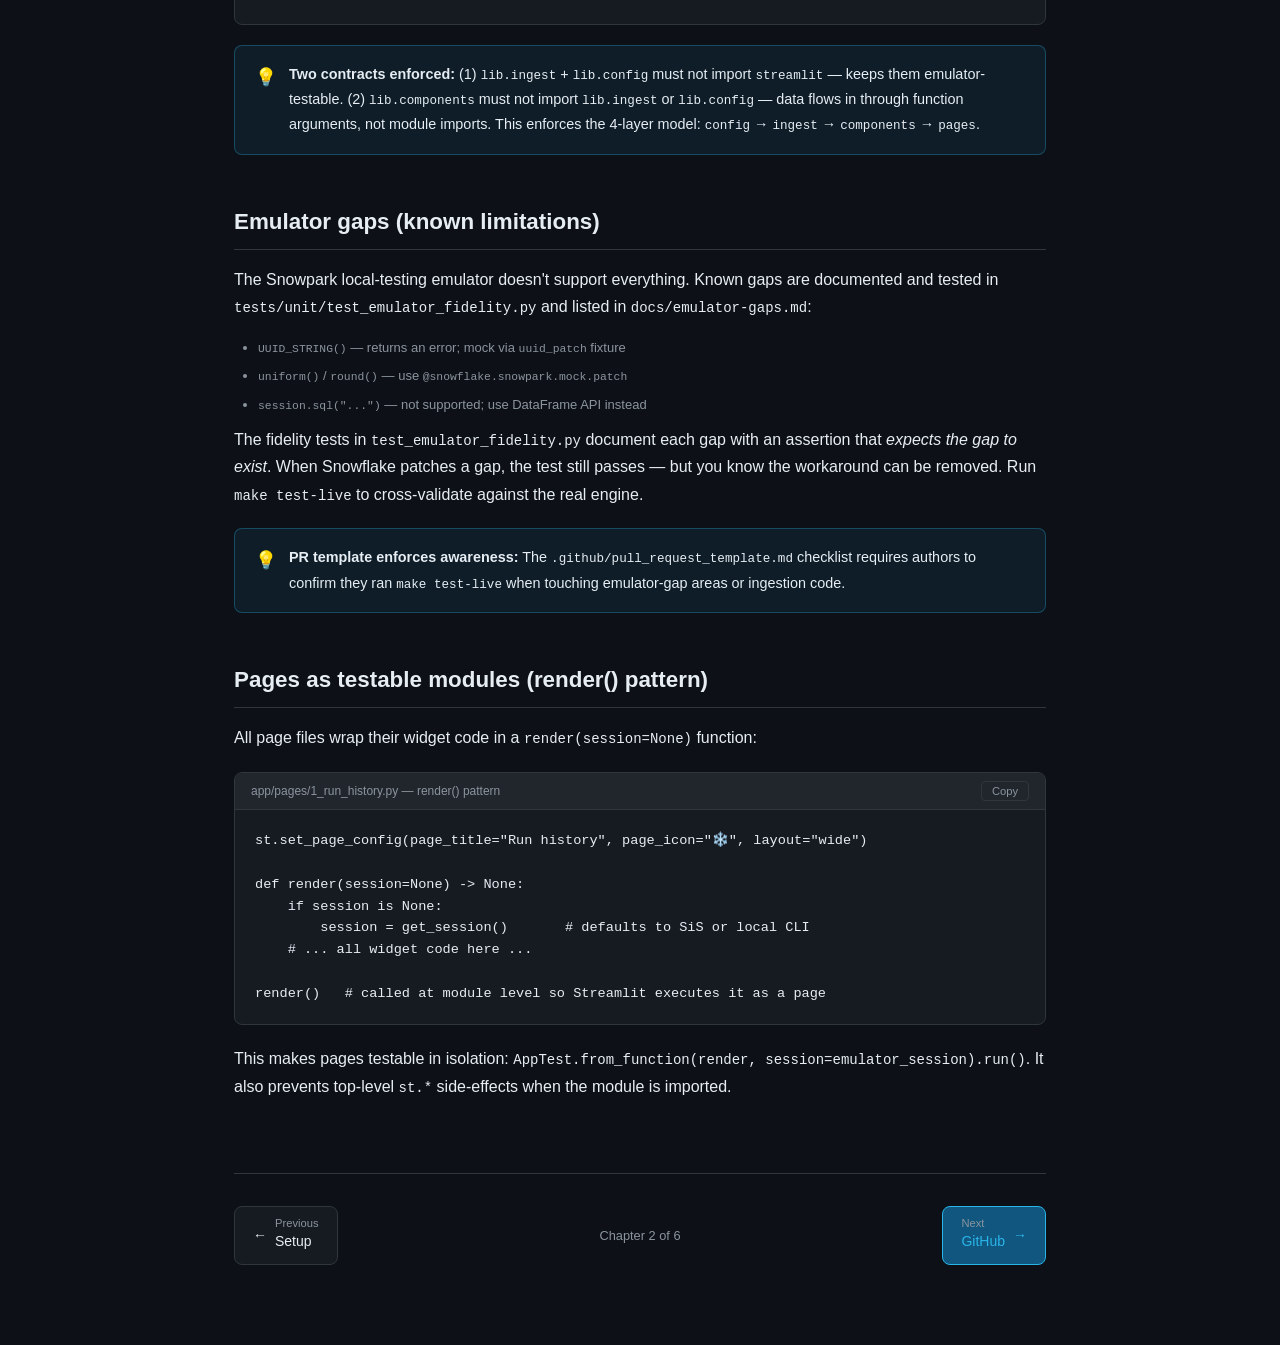
<file: docs/tutorial/02-local-dev.html>
<!DOCTYPE html>
<html lang="en">
<head>
  <meta charset="UTF-8">
  <meta name="viewport" content="width=device-width, initial-scale=1.0">
  <title>git-sis Tutorial — Local Dev</title>
  <link rel="stylesheet" href="assets/style.css">
  <style>
    /* ── Session seam fork diagram ──────────────────────────────── */
    @keyframes branch-draw {
      from { stroke-dashoffset: 80; }
      to   { stroke-dashoffset: 0; }
    }
    @keyframes box-appear {
      from { opacity: 0; transform: scale(.92); }
      to   { opacity: 1; transform: scale(1); }
    }
    .svg-anim .line-sis {
      stroke-dasharray: 80; stroke-dashoffset: 80;
      animation: branch-draw .6s ease forwards .5s;
    }
    .svg-anim .line-local {
      stroke-dasharray: 80; stroke-dashoffset: 80;
      animation: branch-draw .6s ease forwards 1s;
    }
    .svg-anim .box-sis   { opacity:0; animation: box-appear .4s ease forwards 1.1s; }
    .svg-anim .box-local { opacity:0; animation: box-appear .4s ease forwards 1.6s; }

    /* ── Test pyramid ───────────────────────────────────────────── */
    @keyframes tier-rise {
      from { transform: scaleY(0); transform-origin: bottom; }
      to   { transform: scaleY(1); transform-origin: bottom; }
    }
    .svg-anim .tier-1 { animation: tier-rise .5s ease forwards .3s; transform-origin: bottom center; }
    .svg-anim .tier-2 { animation: tier-rise .5s ease forwards .8s; transform-origin: bottom center; }
    .svg-anim .tier-3 { animation: tier-rise .5s ease forwards 1.3s; transform-origin: bottom center; }
  </style>
</head>
<body>

<nav class="site-nav">
  <a class="nav-logo" href="index.html">
    <svg width="22" height="22" viewBox="0 0 22 22" fill="none">
      <path d="M11 2L3 6.5v9L11 20l8-4.5v-9L11 2z" fill="none" stroke="#29B5E8" stroke-width="1.5"/>
      <circle cx="11" cy="11" r="3" fill="#29B5E8"/>
    </svg>
    git-sis
  </a>
  <span class="nav-chapter">Chapter 2 — Local Dev</span>
  <span class="nav-pill">3 / 7</span>
</nav>
<div class="progress-bar"><div class="progress-fill" style="width:40%"></div></div>

<main>
  <div class="hero">
    <h1>Local Dev &amp; <span class="highlight">The Session Seam</span></h1>
    <p class="page-subtitle">Write once, run in two places. The app is identical on your laptop and inside Snowflake — only the session construction differs.</p>
  </div>

  <h2 class="reveal">The session seam</h2>

  <div class="reveal">
    <p>
      <code>app/lib/session.py</code> is the entire seam between environments.
      <code>get_active_session()</code> only exists inside Snowflake's runtime;
      if the import fails, we fall back to a CLI-built session.
    </p>
  </div>

  <!-- Session seam fork SVG -->
  <div class="diagram-wrap reveal">
    <svg class="svg-anim" viewBox="0 0 660 200" fill="none" xmlns="http://www.w3.org/2000/svg"
         style="width:100%;max-width:660px" role="img" aria-label="Session seam fork diagram">

      <!-- Trunk: get_session() -->
      <rect x="220" y="20" width="220" height="46" rx="8" fill="#161B22" stroke="#29B5E8" stroke-width="1.5"/>
      <text x="330" y="38" text-anchor="middle" fill="#8B949E" font-size="10" font-family="monospace">app/lib/session.py</text>
      <text x="330" y="54" text-anchor="middle" fill="#E6EDF3" font-size="12" font-family="monospace" font-weight="600">get_session()</text>

      <!-- Trunk line down -->
      <line x1="330" y1="66" x2="330" y2="90" stroke="#30363D" stroke-width="1.5"/>

      <!-- Fork label: try -->
      <text x="222" y="108" text-anchor="middle" fill="#D29922" font-size="10" font-family="monospace">try</text>
      <!-- Fork label: except -->
      <text x="438" y="108" text-anchor="middle" fill="#FF7B72" font-size="10" font-family="monospace">except</text>

      <!-- Branch lines -->
      <path class="line-sis" d="M330 90 Q200 90 160 130"
            stroke="#3FB950" stroke-width="1.5" stroke-linecap="round" fill="none"/>
      <path class="line-local" d="M330 90 Q460 90 500 130"
            stroke="#58A6FF" stroke-width="1.5" stroke-linecap="round" fill="none"/>

      <!-- Box: SiS path -->
      <g class="box-sis">
        <rect x="40" y="130" width="240" height="52" rx="8" fill="#11567F" stroke="#3FB950" stroke-width="1.5"/>
        <text x="160" y="151" text-anchor="middle" fill="#E6EDF3" font-size="10" font-family="monospace">get_active_session()</text>
        <text x="160" y="168" text-anchor="middle" fill="#A5D6FF" font-size="9">↳ Inside Snowflake SiS</text>
      </g>

      <!-- Box: local path -->
      <g class="box-local">
        <rect x="380" y="130" width="240" height="52" rx="8" fill="#162032" stroke="#58A6FF" stroke-width="1.5"/>
        <text x="500" y="151" text-anchor="middle" fill="#E6EDF3" font-size="10" font-family="monospace">Session.builder.config(</text>
        <text x="500" y="163" text-anchor="middle" fill="#E6EDF3" font-size="10" font-family="monospace">  "connection_name", conn)</text>
        <text x="500" y="176" text-anchor="middle" fill="#8B949E" font-size="9">↳ Local CLI connection</text>
      </g>
    </svg>
  </div>

  <div class="reveal">
    <div class="code-block">
      <div class="code-block-header"><span>app/lib/session.py</span><button class="copy-btn">Copy</button></div>
      <pre>import os
import streamlit as st
from snowflake.snowpark import Session

@st.cache_resource(show_spinner="Connecting to Snowflake...")
def get_session() -> Session:
    try:
        from snowflake.snowpark.context import get_active_session
        return get_active_session()          # ← inside SiS
    except Exception:
        conn = (
            os.getenv("SNOWFLAKE_DEFAULT_CONNECTION_NAME")
            or "default"
        )
        return Session.builder.config(       # ← local
            "connection_name", conn
        ).create()</pre>
    </div>

    <div class="note">
      <span class="note-icon">💡</span>
      <div>
        <code>@st.cache_resource</code> ensures the session is created once per
        process. On SiS, Snowflake injects it; locally, the CLI connection is reused.
        <strong>Zero code changes between environments.</strong>
      </div>
    </div>
  </div>

  <h2 class="reveal">Run the app locally</h2>

  <div class="reveal">
    <div class="code-block">
      <div class="code-block-header"><span>bash</span><button class="copy-btn">Copy</button></div>
      <pre># Option A: shell runner (recommended)
scripts/20_run-local.sh -c oregon-sedemo

# Option B: direct
SNOWFLAKE_DEFAULT_CONNECTION_NAME=oregon-sedemo \
  uv run streamlit run app/streamlit_app.py</pre>
    </div>

    <p>Open <code>http://localhost:8501</code>. You should see the KPI tiles, the trigger panel, and a run history table.</p>
  </div>

  <h2 class="reveal">Test pyramid</h2>

  <!-- Test pyramid SVG -->
  <div class="diagram-wrap reveal">
    <svg class="svg-anim" viewBox="0 0 500 220" fill="none" xmlns="http://www.w3.org/2000/svg"
         style="width:100%;max-width:500px" role="img" aria-label="Three-tier test pyramid">

      <!-- Tier 3: Smoke (top, narrow) -->
      <g class="tier-3">
        <polygon points="250,10 280,50 220,50" fill="rgba(210,153,34,.18)" stroke="#D29922" stroke-width="1"/>
        <text x="250" y="37" text-anchor="middle" fill="#D29922" font-size="9" font-weight="600">Smoke</text>
        <text x="250" y="47" text-anchor="middle" fill="#D29922" font-size="8">3 tests · live URL</text>
      </g>

      <!-- Tier 2: Integration (upper middle) -->
      <g class="tier-2" style="animation-delay:.3s">
        <polygon points="220,50 280,50 310,90 190,90" fill="rgba(210,153,34,.2)" stroke="#D29922" stroke-width="1.5"/>
        <text x="250" y="73" text-anchor="middle" fill="#D29922" font-size="10" font-weight="600">Integration</text>
        <text x="250" y="83" text-anchor="middle" fill="#D29922" font-size="9">11 tests · real SF</text>
      </g>

      <!-- Tier 1: CI (middle) -->
      <g class="tier-1" style="animation-delay:.8s">
        <polygon points="190,90 310,90 360,150 140,150" fill="rgba(41,181,232,.18)" stroke="#29B5E8" stroke-width="1.5"/>
        <text x="250" y="123" text-anchor="middle" fill="#29B5E8" font-size="11" font-weight="600">GitHub Actions CI</text>
        <text x="250" y="139" text-anchor="middle" fill="#8B949E" font-size="9">unit (3.11+3.12) + arch + lint</text>
      </g>

      <!-- Tier 0: Unit (base, widest) -->
      <g style="animation-delay:1.3s">
        <polygon points="140,150 360,150 420,200 80,200" fill="rgba(63,185,80,.2)" stroke="#3FB950" stroke-width="1.5"/>
        <text x="250" y="178" text-anchor="middle" fill="#3FB950" font-size="12" font-weight="600">Unit Tests</text>
        <text x="250" y="194" text-anchor="middle" fill="#8B949E" font-size="9">55 tests · no Snowflake · ~2s</text>
      </g>
    </svg>
  </div>

  <div class="reveal">
    <div class="code-block">
      <div class="code-block-header"><span>bash — run tests</span><button class="copy-btn">Copy</button></div>
      <pre># TDD inner loop: unit tests (Snowpark local testing + AppTest, ~2s, 100% coverage)
# Ref: https://docs.snowflake.com/en/developer-guide/snowpark/python/testing-locally
# Ref: https://docs.streamlit.io/develop/api-reference/app-testing
make test                                     # or: uv run pytest tests/unit/ -v

# Watch mode — re-runs on file save
make test-watch

# Integration tests (real Snowflake, ~60s, temp schema auto-cleaned)
make test-integration
# or: SNOWFLAKE_DEFAULT_CONNECTION_NAME=my-snowflake uv run pytest tests/integration/ -v

# Smoke tests (deployed app, HTTP only, ~5s)
# GIT_SIS_APP_URL is set automatically in CI; set it manually for local:
make test-smoke GIT_SIS_APP_URL=https://your-app-url

# Cross-validate unit tests against real Snowflake
make test-live
# or: SNOWFLAKE_DEFAULT_CONNECTION_NAME=my-snowflake uv run pytest tests/unit/ -v --snowflake-session=live</pre>
    </div>
  </div>

  <h2 class="reveal">TDD workflow &amp; the mock inventory principle</h2>

  <div class="reveal">
    <p>
      Unit tests combine two in-process tools: the
      <strong>Snowpark local testing framework</strong> (real DataFrame emulator) and
      <strong>Streamlit AppTest</strong> (UI interaction without a browser).
      Together they give end-to-end UI + data-layer tests with zero credentials.
    </p>
    <p>
      <strong>Mock inventory principle:</strong> mock only what the emulator cannot
      provide; inject what's configurable.
    </p>
    <table style="width:100%;border-collapse:collapse;font-size:13px;margin:1rem 0">
      <thead>
        <tr style="border-bottom:1px solid #30363D">
          <th style="text-align:left;padding:.4rem;color:#8B949E">Need</th>
          <th style="text-align:left;padding:.4rem;color:#8B949E">Pattern</th>
          <th style="text-align:left;padding:.4rem;color:#8B949E">Why</th>
        </tr>
      </thead>
      <tbody>
        <tr style="border-bottom:1px solid #21262D">
          <td style="padding:.4rem;color:#E6EDF3">Snowpark session backend</td>
          <td style="padding:.4rem;font-family:monospace;color:#58A6FF">_module_session + seeded_session</td>
          <td style="padding:.4rem;color:#8B949E">One emulator per module, tables wiped per test</td>
        </tr>
        <tr style="border-bottom:1px solid #21262D">
          <td style="padding:.4rem;color:#E6EDF3">UUID_STRING built-in</td>
          <td style="padding:.4rem;font-family:monospace;color:#58A6FF">uuid_patch fixture</td>
          <td style="padding:.4rem;color:#8B949E">Emulator gap, not business logic</td>
        </tr>
        <tr style="border-bottom:1px solid #21262D">
          <td style="padding:.4rem;color:#E6EDF3">uniform, round built-ins</td>
          <td style="padding:.4rem;font-family:monospace;color:#58A6FF">@snowflake.snowpark.mock.patch</td>
          <td style="padding:.4rem;color:#8B949E">Emulator gap, not business logic</td>
        </tr>
        <tr style="border-bottom:1px solid #21262D">
          <td style="padding:.4rem;color:#E6EDF3">Force a controlled failure</td>
          <td style="padding:.4rem;font-family:monospace;color:#58A6FF">MagicMock (one test)</td>
          <td style="padding:.4rem;color:#8B949E">Only test that needs inaccessible tables</td>
        </tr>
        <tr>
          <td style="padding:.4rem;color:#E6EDF3">Session seam itself</td>
          <td style="padding:.4rem;font-family:monospace;color:#58A6FF">monkeypatch + unittest.mock</td>
          <td style="padding:.4rem;color:#8B949E">Testing the seam, not Snowpark logic</td>
        </tr>
      </tbody>
    </table>
  </div>

  <div class="reveal">
    <div class="code-block">
      <div class="code-block-header"><span>tests/unit/test_app.py — zero-mock UI test</span><button class="copy-btn">Copy</button></div>
      <pre>@pytest.fixture()
def snowpark_app(seeded_session, uuid_patch):  # real emulator + UUID patch
    with patch("lib.session.get_session", return_value=seeded_session):
        at = AppTest.from_file(APP_FILE).run()  # Streamlit AppTest in-process
    return at, seeded_session

def test_button_click_writes_500_rows(snowpark_app):
    at, sess = snowpark_app
    with patch("lib.session.get_session", return_value=sess):
        at.button[0].click().run()          # UI interaction
    assert "500" in at.success[0].value     # UI assertion
    assert sess.table(_cfg.ORDERS_TABLE).count() == 500  # real Snowpark assertion</pre>
    </div>
    <div class="note">
      <span class="note-icon">💡</span>
      <div>
        <code>seeded_session</code> is a <em>real</em> Snowpark local testing session, not a stub.
        <code>count()</code> is a real DataFrame operation. AppTest and the emulator share the same
        in-process tables — no MagicMock needed for the happy path.
      </div>
    </div>
  </div>

  <h2 class="reveal">Snowflake local testing framework</h2>

  <div class="reveal">
    <p>
      Unit tests use <code>Session.builder.config("local_testing", True).create()</code>
      for an in-process Snowflake emulator — no credentials, no network required.
      <code>ingest.py</code> uses the DataFrame API exclusively (no <code>session.sql()</code>)
      so the emulator can run all logic locally.
    </p>
    <p>
      Snowflake built-ins not yet in the emulator
      (<code>uniform</code>, <code>round</code>, <code>UUID_STRING</code>) are provided via
      <code>@snowflake.snowpark.mock.patch</code> and <code>uuid_patch</code> in
      <code>tests/unit/conftest.py</code>.
    </p>
    <div class="code-block">
      <div class="code-block-header"><span>tests/unit/conftest.py — shared fixtures</span><button class="copy-btn">Copy</button></div>
      <pre>from snowflake.snowpark.mock import patch, ColumnEmulator, ColumnType
from snowflake.snowpark.functions import uniform as sf_uniform, round as sf_round
from snowflake.snowpark.types import LongType, DoubleType
from unittest.mock import patch as mock_patch

# @snowflake.snowpark.mock.patch — registered at module import,
# active whenever the emulator processes uniform() in a DataFrame plan.
@patch(sf_uniform)
def _mock_uniform(start, end, gen) -> ColumnEmulator: ...

@patch(sf_round)
def _mock_round(value, scale=0) -> ColumnEmulator: ...

# ── Module-scoped session: ONE emulator per test module (~30 ms) ──────
# Creates the session + tables once for all tests in the module.
# seeded_session (function-scoped) truncates tables between tests (~2 ms)
# instead of recreating the session per test (~30 ms each).
# This cut setup overhead from ~1.4 s to ~0.1 s across 55 tests.
@pytest.fixture(scope="module")
def _module_session(request) -> Session:
    """One session per module — emulator (local) or real Snowflake (live)."""
    if request.config.getoption("--snowflake-session", default="local") == "local":
        sess = Session.builder.config("local_testing", True).create()
        sess.create_dataframe([], LOG_SCHEMA).write.save_as_table(_cfg.INGEST_LOG_TABLE)
        sess.create_dataframe([], ORDERS_SCHEMA).write.save_as_table(_cfg.ORDERS_TABLE)
        yield sess
        sess.close()
    else:  # live: real Snowflake, disposable schema per module
        ...

@pytest.fixture()
def seeded_session(request, _module_session) -> Session:
    """Wipe both tables before each test, reusing the module session."""
    _module_session.table(_cfg.ORDERS_TABLE).delete()
    _module_session.table(_cfg.INGEST_LOG_TABLE).delete()
    yield _module_session

@pytest.fixture()
def uuid_patch():
    """UUID_STRING not in emulator — only justified unittest.mock."""
    with mock_patch("lib.ingest.call_function",
                    side_effect=lambda _: lit(str(uuid.uuid4()))):
        yield</pre>
    </div>
    <div class="note">
      <span class="note-icon">💡</span>
      <div>
        <code>_module_session</code> is the key performance fix: <code>Session.builder…create()</code>
        costs ~30 ms. With 46 function-scoped tests that would be ~1.4 s of pure fixture
        overhead. Two module-scoped sessions cost ~60 ms. Tables are wiped with
        <code>.delete()</code> (~2 ms) between tests — the same DataFrame API used in production.
      </div>
    </div>
  </div>

  <h2 class="reveal">Config and table isolation</h2>

  <div class="reveal">
    <p>
      <code>app/lib/config.py</code> reads table FQNs from an environment variable:
    </p>
    <div class="code-block">
      <div class="code-block-header"><span>app/lib/config.py</span><button class="copy-btn">Copy</button></div>
      <pre>import os

SCHEMA_FQN   = os.getenv("GIT_SIS_SCHEMA", "SNOWFLAKE_LEARNING_DB.GIT_SIS")
ORDERS_TABLE = f"{SCHEMA_FQN}.ORDERS"
INGEST_LOG_TABLE = f"{SCHEMA_FQN}.INGEST_LOG"</pre>
    </div>

    <p>
      Integration tests set <code>GIT_SIS_SCHEMA=SNOWFLAKE_LEARNING_DB.GIT_SIS_TEST_&lt;uuid&gt;</code>
      per test (function-scoped schema), so they never touch production data and can run
      in parallel with <code>pytest-xdist</code>. Each schema is dropped automatically
      after the test. Live unit tests use the same module-scoped pattern with a shared
      temp schema per test module.
    </p>

    <div class="warn">
      <span class="note-icon">⚠️</span>
      <div>
        <strong>Import-by-value trap:</strong> Always use <code>from lib import config as _cfg</code>
        and access <code>_cfg.ORDERS_TABLE</code> at call time. Using
        <code>from lib.config import ORDERS_TABLE</code> captures the string at import time —
        test schema overrides won't propagate.
      </div>
    </div>
  </div>

  <h2 class="reveal">Architecture guardrail (import-linter)</h2>

  <div class="reveal">
    <p>
      The <code>app/.importlinter</code> config enforces a hard boundary: business logic
      modules (<code>lib.ingest</code>, <code>lib.config</code>) <strong>cannot import
      <code>streamlit</code></strong>. This keeps them testable with the Snowpark emulator
      alone (no browser, no UI context).
    </p>
    <div class="code-block">
      <div class="code-block-header"><span>app/.importlinter</span><button class="copy-btn">Copy</button></div>
      <pre>[importlinter]
root_package = lib
include_external_packages = True

[importlinter:contract:logic-free-of-streamlit]
name = Business logic must not import Streamlit
type = forbidden
source_modules = lib.ingest
                 lib.config
forbidden_modules = streamlit

[importlinter:contract:components-free-of-business-logic]
name = UI components must not import business logic directly
type = forbidden
source_modules = lib.components
forbidden_modules =
    lib.ingest
    lib.config</pre>
    </div>
    <div class="code-block">
      <div class="code-block-header"><span>bash — run the guardrail</span><button class="copy-btn">Copy</button></div>
      <pre>cd app && uv run --project .. lint-imports
# ✅ Contracts: 2 kept, 0 broken</pre>
    </div>
    <div class="note">
      <span class="note-icon">💡</span>
      <div>
        <strong>Two contracts enforced:</strong>
        (1) <code>lib.ingest</code> + <code>lib.config</code> must not import <code>streamlit</code> — keeps them emulator-testable.
        (2) <code>lib.components</code> must not import <code>lib.ingest</code> or <code>lib.config</code> —
        data flows in through function arguments, not module imports. This enforces the 4-layer model:
        <code>config</code> → <code>ingest</code> → <code>components</code> → <code>pages</code>.
      </div>
    </div>
  </div>

  <h2 class="reveal">Emulator gaps (known limitations)</h2>

  <div class="reveal">
    <p>
      The Snowpark local-testing emulator doesn't support everything. Known gaps
      are documented and tested in <code>tests/unit/test_emulator_fidelity.py</code>
      and listed in <code>docs/emulator-gaps.md</code>:
    </p>
    <ul style="font-size:13px;color:#8B949E;margin:.6rem 0">
      <li><code>UUID_STRING()</code> — returns an error; mock via <code>uuid_patch</code> fixture</li>
      <li><code>uniform()</code> / <code>round()</code> — use <code>@snowflake.snowpark.mock.patch</code></li>
      <li><code>session.sql("...")</code> — not supported; use DataFrame API instead</li>
    </ul>
    <p>
      The fidelity tests in <code>test_emulator_fidelity.py</code> document each gap with an
      assertion that <em>expects the gap to exist</em>. When Snowflake patches a gap, the test
      still passes — but you know the workaround can be removed. Run
      <code>make test-live</code> to cross-validate against the real engine.
    </p>
    <div class="note">
      <span class="note-icon">💡</span>
      <div>
        <strong>PR template enforces awareness:</strong> The
        <code>.github/pull_request_template.md</code> checklist requires authors to
        confirm they ran <code>make test-live</code> when touching emulator-gap areas
        or ingestion code.
      </div>
    </div>
  </div>

  <h2 class="reveal">Pages as testable modules (render() pattern)</h2>

  <div class="reveal">
    <p>
      All page files wrap their widget code in a <code>render(session=None)</code> function:
    </p>
    <div class="code-block">
      <div class="code-block-header"><span>app/pages/1_run_history.py — render() pattern</span><button class="copy-btn">Copy</button></div>
      <pre>st.set_page_config(page_title="Run history", page_icon="❄️", layout="wide")

def render(session=None) -> None:
    if session is None:
        session = get_session()       # defaults to SiS or local CLI
    # ... all widget code here ...

render()   # called at module level so Streamlit executes it as a page</pre>
    </div>
    <p>
      This makes pages testable in isolation: <code>AppTest.from_function(render, session=emulator_session).run()</code>.
      It also prevents top-level <code>st.*</code> side-effects when the module is imported.
    </p>
  </div>

  <!-- Footer -->
  <footer class="page-footer">
    <a id="btn-prev" class="nav-btn" href="01-setup.html">
      ← <span><span class="nav-btn-label">Previous</span><span class="nav-btn-title">Setup</span></span>
    </a>
    <span class="footer-center">Chapter 2 of 6</span>
    <a id="btn-next" class="nav-btn primary" href="03-github.html">
      <span><span class="nav-btn-label">Next</span><span class="nav-btn-title">GitHub</span></span> →
    </a>
  </footer>
</main>

<script src="assets/main.js"></script>
</body>
</html>
</file>
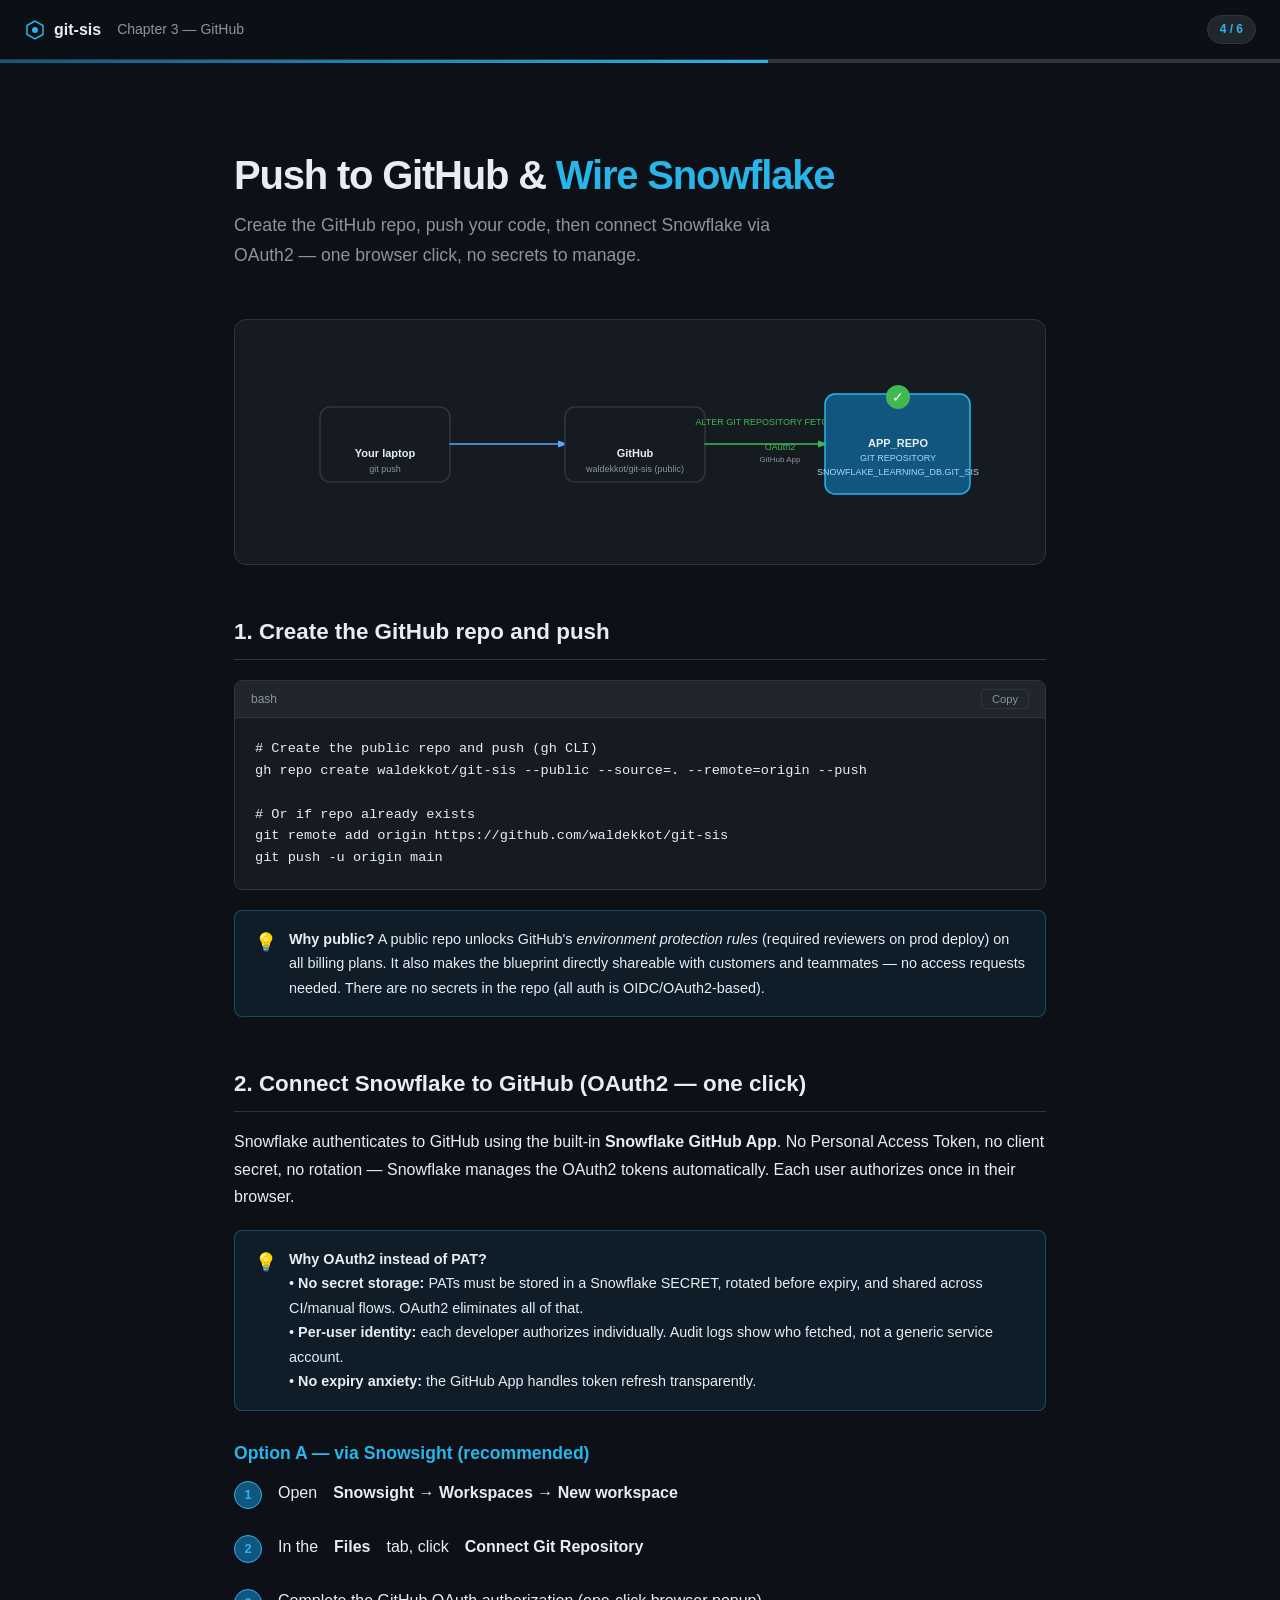
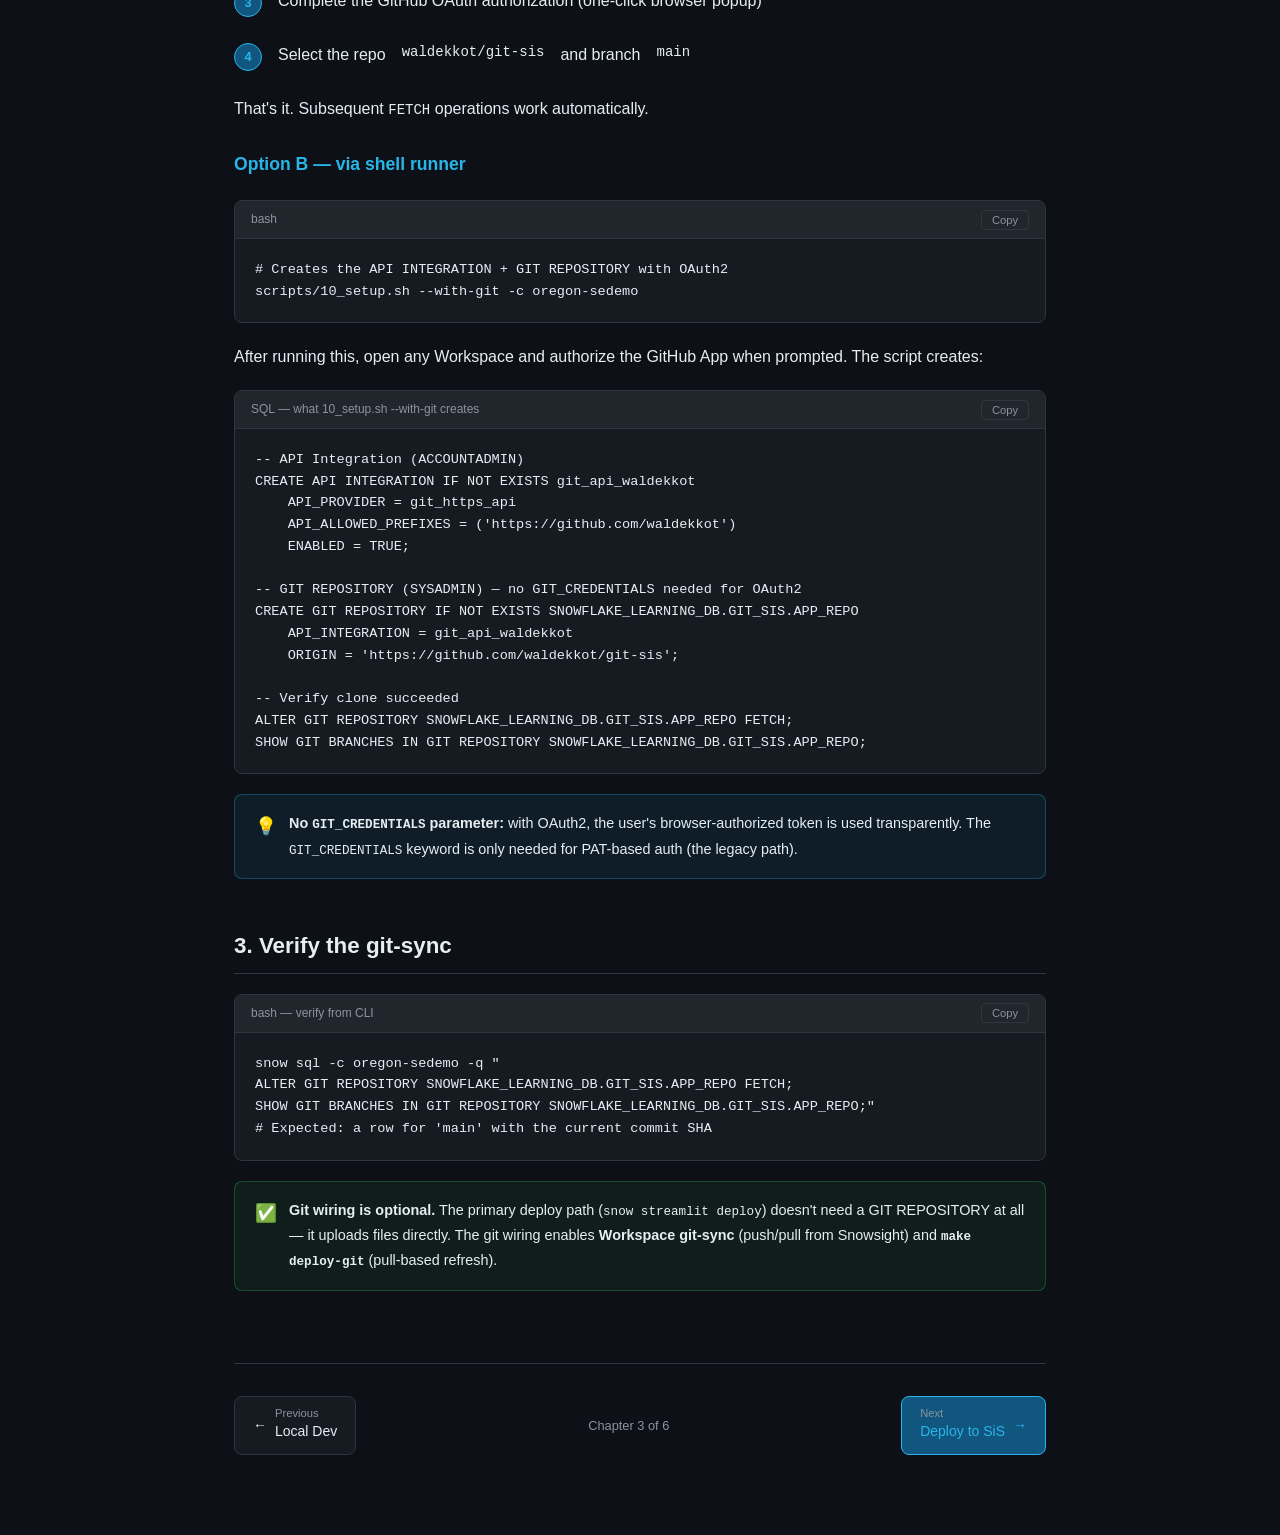
<file: docs/tutorial/03-github.html>
<!DOCTYPE html>
<html lang="en">
<head>
  <meta charset="UTF-8">
  <meta name="viewport" content="width=device-width, initial-scale=1.0">
  <title>git-sis Tutorial — GitHub</title>
  <link rel="stylesheet" href="assets/style.css">
  <style>
    /* ── GitHub → Snowflake clone sequence ──────────────────────── */
    @keyframes dash-become-solid {
      from { stroke-dasharray: 8 6; }
      to   { stroke-dasharray: none; stroke-dashoffset: 0; }
    }
    @keyframes lock-open {
      0%   { transform: rotate(-15deg); }
      50%  { transform: rotate(15deg); }
      100% { transform: rotate(0deg); }
    }
    @keyframes line-grow {
      from { stroke-dashoffset: 200; }
      to   { stroke-dashoffset: 0; }
    }

    .svg-anim .conn-line {
      stroke-dasharray: 200;
      stroke-dashoffset: 200;
      animation: line-grow .9s ease forwards .4s;
    }
    .svg-anim .conn-line-solid {
      stroke-dasharray: 200;
      stroke-dashoffset: 200;
      animation: line-grow .9s ease forwards 1.6s;
    }
    .svg-anim .lock-icon { animation: lock-open .5s ease 1s; }

    @keyframes badge-pop {
      from { transform: scale(0); }
      to   { transform: scale(1); }
    }
    .svg-anim .badge-ok { transform: scale(0); animation: badge-pop .3s ease forwards 2.4s; }
  </style>
</head>
<body>

<nav class="site-nav">
  <a class="nav-logo" href="index.html">
    <svg width="22" height="22" viewBox="0 0 22 22" fill="none">
      <path d="M11 2L3 6.5v9L11 20l8-4.5v-9L11 2z" fill="none" stroke="#29B5E8" stroke-width="1.5"/>
      <circle cx="11" cy="11" r="3" fill="#29B5E8"/>
    </svg>
    git-sis
  </a>
  <span class="nav-chapter">Chapter 3 — GitHub</span>
  <span class="nav-pill">4 / 7</span>
</nav>
<div class="progress-bar"><div class="progress-fill" style="width:60%"></div></div>

<main>
  <div class="hero">
    <h1>Push to GitHub &amp; <span class="highlight">Wire Snowflake</span></h1>
    <p class="page-subtitle">Create the GitHub repo, push your code, then connect Snowflake via OAuth2 — one browser click, no secrets to manage.</p>
  </div>

  <!-- Clone sequence SVG -->
  <div class="diagram-wrap reveal">
    <svg class="svg-anim" viewBox="0 0 680 180" fill="none" xmlns="http://www.w3.org/2000/svg"
         style="width:100%;max-width:680px" role="img" aria-label="GitHub to Snowflake clone sequence">

      <!-- Laptop -->
      <rect x="20" y="55" width="130" height="75" rx="10" fill="#161B22" stroke="#30363D" stroke-width="1.5"/>
      <text x="85" y="85" text-anchor="middle" font-size="22">💻</text>
      <text x="85" y="105" text-anchor="middle" fill="#E6EDF3" font-size="11" font-weight="600">Your laptop</text>
      <text x="85" y="120" text-anchor="middle" fill="#8B949E" font-size="9">git push</text>

      <!-- Dashed line: push (before wiring) -->
      <line class="conn-line" x1="150" y1="92" x2="265" y2="92"
            stroke="#58A6FF" stroke-width="1.5" stroke-dasharray="6 4" stroke-linecap="round"
            marker-end="url(#arr2)"/>

      <!-- GitHub -->
      <rect x="265" y="55" width="140" height="75" rx="10" fill="#161B22" stroke="#30363D" stroke-width="1.5"/>
      <text x="335" y="85" text-anchor="middle" font-size="22">🐙</text>
      <text x="335" y="105" text-anchor="middle" fill="#E6EDF3" font-size="11" font-weight="600">GitHub</text>
      <text x="335" y="120" text-anchor="middle" fill="#8B949E" font-size="9">waldekkot/git-sis (public)</text>

      <!-- Lock icon (OAuth2 auth) -->
      <g class="lock-icon">
        <text x="480" y="80" text-anchor="middle" font-size="18">🔓</text>
        <text x="480" y="98" text-anchor="middle" fill="#3FB950" font-size="9">OAuth2</text>
        <text x="480" y="110" text-anchor="middle" fill="#8B949E" font-size="8">GitHub App</text>
      </g>

      <!-- Solid line: FETCH clone (after wiring) -->
      <line class="conn-line-solid" x1="405" y1="92" x2="525" y2="92"
            stroke="#3FB950" stroke-width="1.5" stroke-linecap="round"
            marker-end="url(#arr3)"/>
      <text x="465" y="73" text-anchor="middle" fill="#3FB950" font-size="9" class="conn-line-solid">ALTER GIT REPOSITORY FETCH</text>

      <!-- Snowflake GIT REPOSITORY -->
      <rect x="525" y="42" width="145" height="100" rx="10" fill="#11567F" stroke="#29B5E8" stroke-width="1.5"/>
      <text x="598" y="73" text-anchor="middle" font-size="22">❄️</text>
      <text x="598" y="95" text-anchor="middle" fill="#E6EDF3" font-size="11" font-weight="600">APP_REPO</text>
      <text x="598" y="109" text-anchor="middle" fill="#A5D6FF" font-size="9">GIT REPOSITORY</text>
      <text x="598" y="123" text-anchor="middle" fill="#A5D6FF" font-size="9">SNOWFLAKE_LEARNING_DB.GIT_SIS</text>

      <!-- OK badge -->
      <g class="badge-ok">
        <circle cx="598" cy="45" r="12" fill="#3FB950"/>
        <text x="598" y="50" text-anchor="middle" fill="white" font-size="14">✓</text>
      </g>

      <defs>
        <marker id="arr2" markerWidth="7" markerHeight="7" refX="5" refY="2.5" orient="auto">
          <path d="M0,0 L0,5 L7,2.5 z" fill="#58A6FF"/>
        </marker>
        <marker id="arr3" markerWidth="7" markerHeight="7" refX="5" refY="2.5" orient="auto">
          <path d="M0,0 L0,5 L7,2.5 z" fill="#3FB950"/>
        </marker>
      </defs>
    </svg>
  </div>

  <h2 class="reveal">1. Create the GitHub repo and push</h2>

  <div class="reveal">
    <div class="code-block">
      <div class="code-block-header"><span>bash</span><button class="copy-btn">Copy</button></div>
      <pre># Create the public repo and push (gh CLI)
gh repo create waldekkot/git-sis --public --source=. --remote=origin --push

# Or if repo already exists
git remote add origin https://github.com/waldekkot/git-sis
git push -u origin main</pre>
    </div>
    <div class="note">
      <span class="note-icon">💡</span>
      <div>
        <strong>Why public?</strong> A public repo unlocks GitHub's
        <em>environment protection rules</em> (required reviewers on prod deploy)
        on all billing plans. It also makes the blueprint directly shareable with
        customers and teammates — no access requests needed. There are no secrets
        in the repo (all auth is OIDC/OAuth2-based).
      </div>
    </div>
  </div>

  <h2 class="reveal">2. Connect Snowflake to GitHub (OAuth2 — one click)</h2>

  <div class="reveal">
    <p>
      Snowflake authenticates to GitHub using the built-in <strong>Snowflake GitHub App</strong>.
      No Personal Access Token, no client secret, no rotation — Snowflake manages
      the OAuth2 tokens automatically. Each user authorizes once in their browser.
    </p>

    <div class="note">
      <span class="note-icon">💡</span>
      <div>
        <strong>Why OAuth2 instead of PAT?</strong><br>
        • <strong>No secret storage:</strong> PATs must be stored in a Snowflake SECRET, rotated
          before expiry, and shared across CI/manual flows. OAuth2 eliminates all of that.<br>
        • <strong>Per-user identity:</strong> each developer authorizes individually. Audit logs
          show who fetched, not a generic service account.<br>
        • <strong>No expiry anxiety:</strong> the GitHub App handles token refresh transparently.
      </div>
    </div>

    <h3>Option A — via Snowsight (recommended)</h3>
    <ol class="steps">
      <li>Open <strong>Snowsight → Workspaces → New workspace</strong></li>
      <li>In the <strong>Files</strong> tab, click <strong>Connect Git Repository</strong></li>
      <li>Complete the GitHub OAuth authorization (one-click browser popup)</li>
      <li>Select the repo <code>waldekkot/git-sis</code> and branch <code>main</code></li>
    </ol>
    <p>That's it. Subsequent <code>FETCH</code> operations work automatically.</p>

    <h3>Option B — via shell runner</h3>
    <div class="code-block">
      <div class="code-block-header"><span>bash</span><button class="copy-btn">Copy</button></div>
      <pre># Creates the API INTEGRATION + GIT REPOSITORY with OAuth2
scripts/10_setup.sh --with-git -c oregon-sedemo</pre>
    </div>
    <p>
      After running this, open any Workspace and authorize the GitHub App when prompted.
      The script creates:
    </p>
    <div class="code-block">
      <div class="code-block-header"><span>SQL — what 10_setup.sh --with-git creates</span><button class="copy-btn">Copy</button></div>
      <pre>-- API Integration (ACCOUNTADMIN)
CREATE API INTEGRATION IF NOT EXISTS git_api_waldekkot
    API_PROVIDER = git_https_api
    API_ALLOWED_PREFIXES = ('https://github.com/waldekkot')
    ENABLED = TRUE;

-- GIT REPOSITORY (SYSADMIN) — no GIT_CREDENTIALS needed for OAuth2
CREATE GIT REPOSITORY IF NOT EXISTS SNOWFLAKE_LEARNING_DB.GIT_SIS.APP_REPO
    API_INTEGRATION = git_api_waldekkot
    ORIGIN = 'https://github.com/waldekkot/git-sis';

-- Verify clone succeeded
ALTER GIT REPOSITORY SNOWFLAKE_LEARNING_DB.GIT_SIS.APP_REPO FETCH;
SHOW GIT BRANCHES IN GIT REPOSITORY SNOWFLAKE_LEARNING_DB.GIT_SIS.APP_REPO;</pre>
    </div>

    <div class="note">
      <span class="note-icon">💡</span>
      <div>
        <strong>No <code>GIT_CREDENTIALS</code> parameter:</strong> with OAuth2, the user's
        browser-authorized token is used transparently. The <code>GIT_CREDENTIALS</code>
        keyword is only needed for PAT-based auth (the legacy path).
      </div>
    </div>
  </div>

  <h2 class="reveal">3. Verify the git-sync</h2>

  <div class="reveal">
    <div class="code-block">
      <div class="code-block-header"><span>bash — verify from CLI</span><button class="copy-btn">Copy</button></div>
      <pre>snow sql -c oregon-sedemo -q "
ALTER GIT REPOSITORY SNOWFLAKE_LEARNING_DB.GIT_SIS.APP_REPO FETCH;
SHOW GIT BRANCHES IN GIT REPOSITORY SNOWFLAKE_LEARNING_DB.GIT_SIS.APP_REPO;"
# Expected: a row for 'main' with the current commit SHA</pre>
    </div>
    <div class="tip">
      <span class="note-icon">✅</span>
      <div>
        <strong>Git wiring is optional.</strong> The primary deploy path (<code>snow streamlit deploy</code>)
        doesn't need a GIT REPOSITORY at all — it uploads files directly.
        The git wiring enables <strong>Workspace git-sync</strong> (push/pull from Snowsight)
        and <strong><code>make deploy-git</code></strong> (pull-based refresh).
      </div>
    </div>
  </div>

  <!-- Footer -->
  <footer class="page-footer">
    <a id="btn-prev" class="nav-btn" href="02-local-dev.html">
      ← <span><span class="nav-btn-label">Previous</span><span class="nav-btn-title">Local Dev</span></span>
    </a>
    <span class="footer-center">Chapter 3 of 6</span>
    <a id="btn-next" class="nav-btn primary" href="04-deploy.html">
      <span><span class="nav-btn-label">Next</span><span class="nav-btn-title">Deploy to SiS</span></span> →
    </a>
  </footer>
</main>

<script src="assets/main.js"></script>
</body>
</html>
</file>
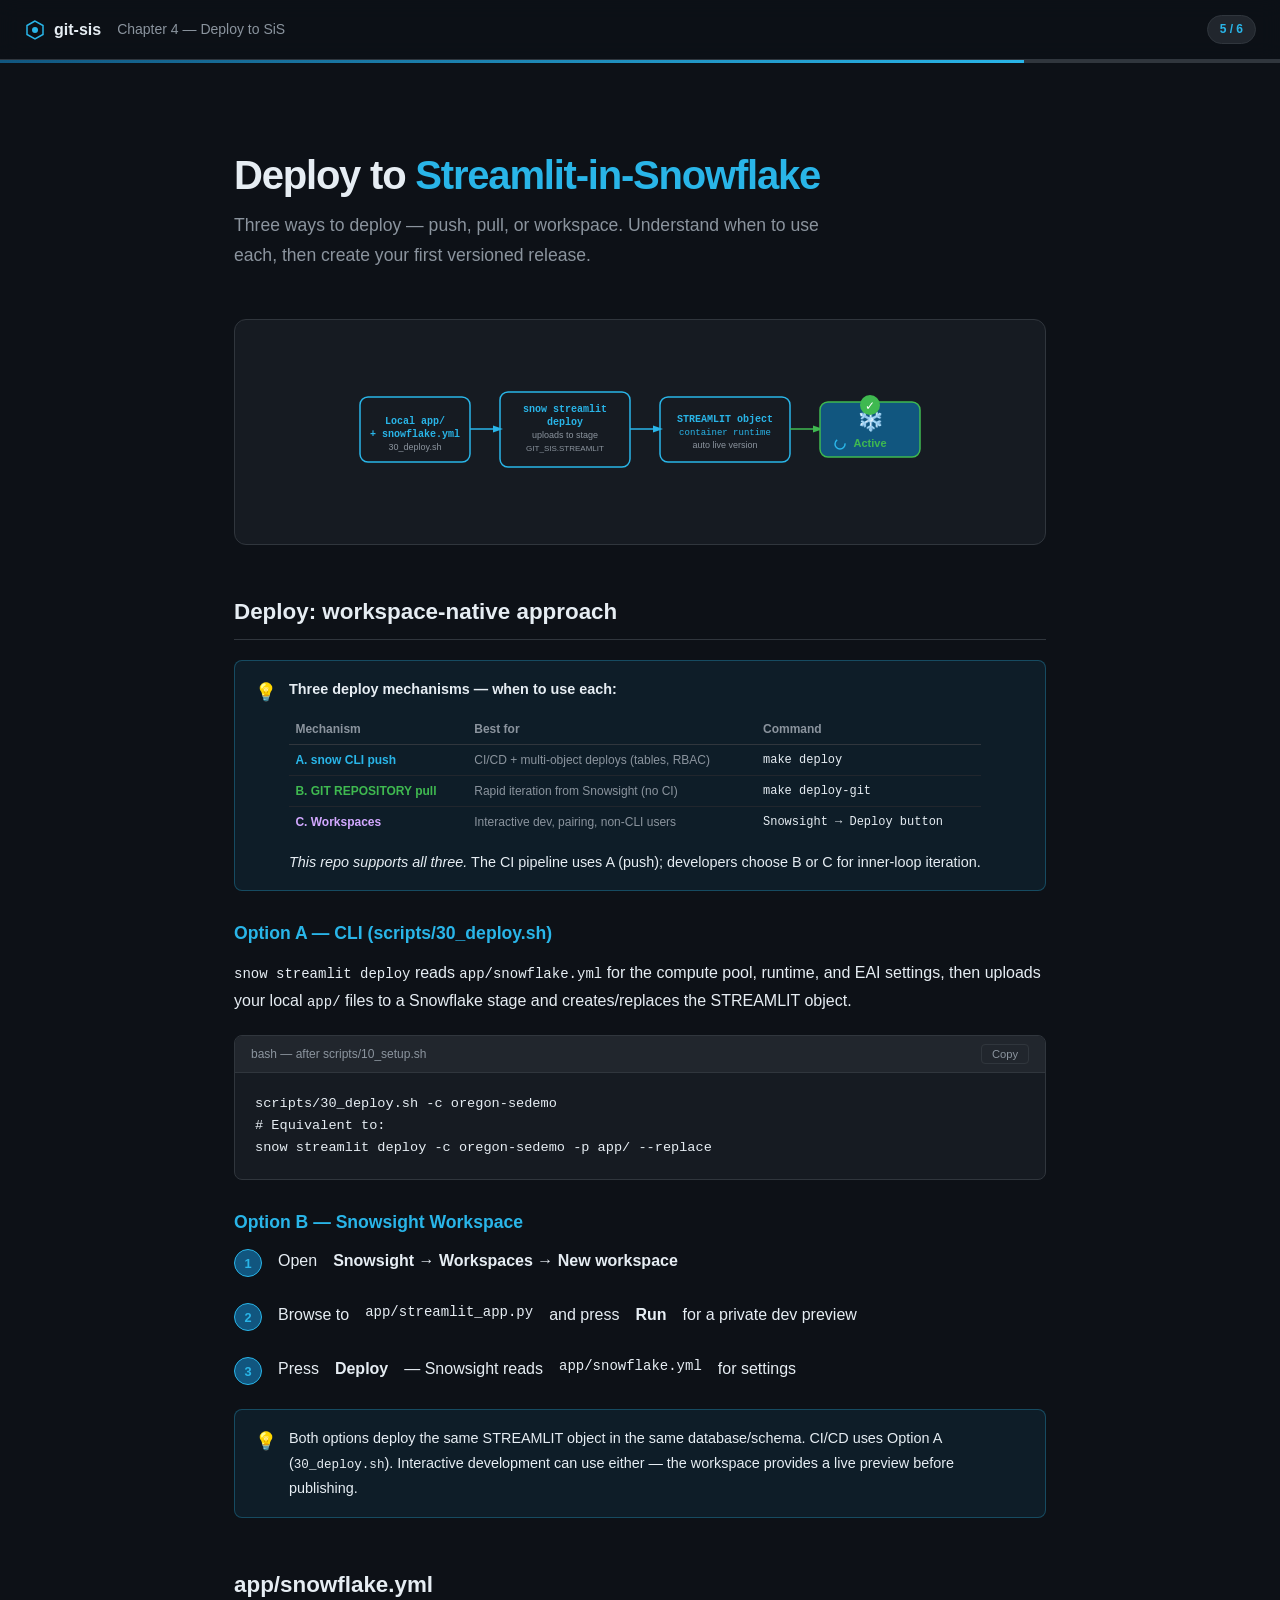
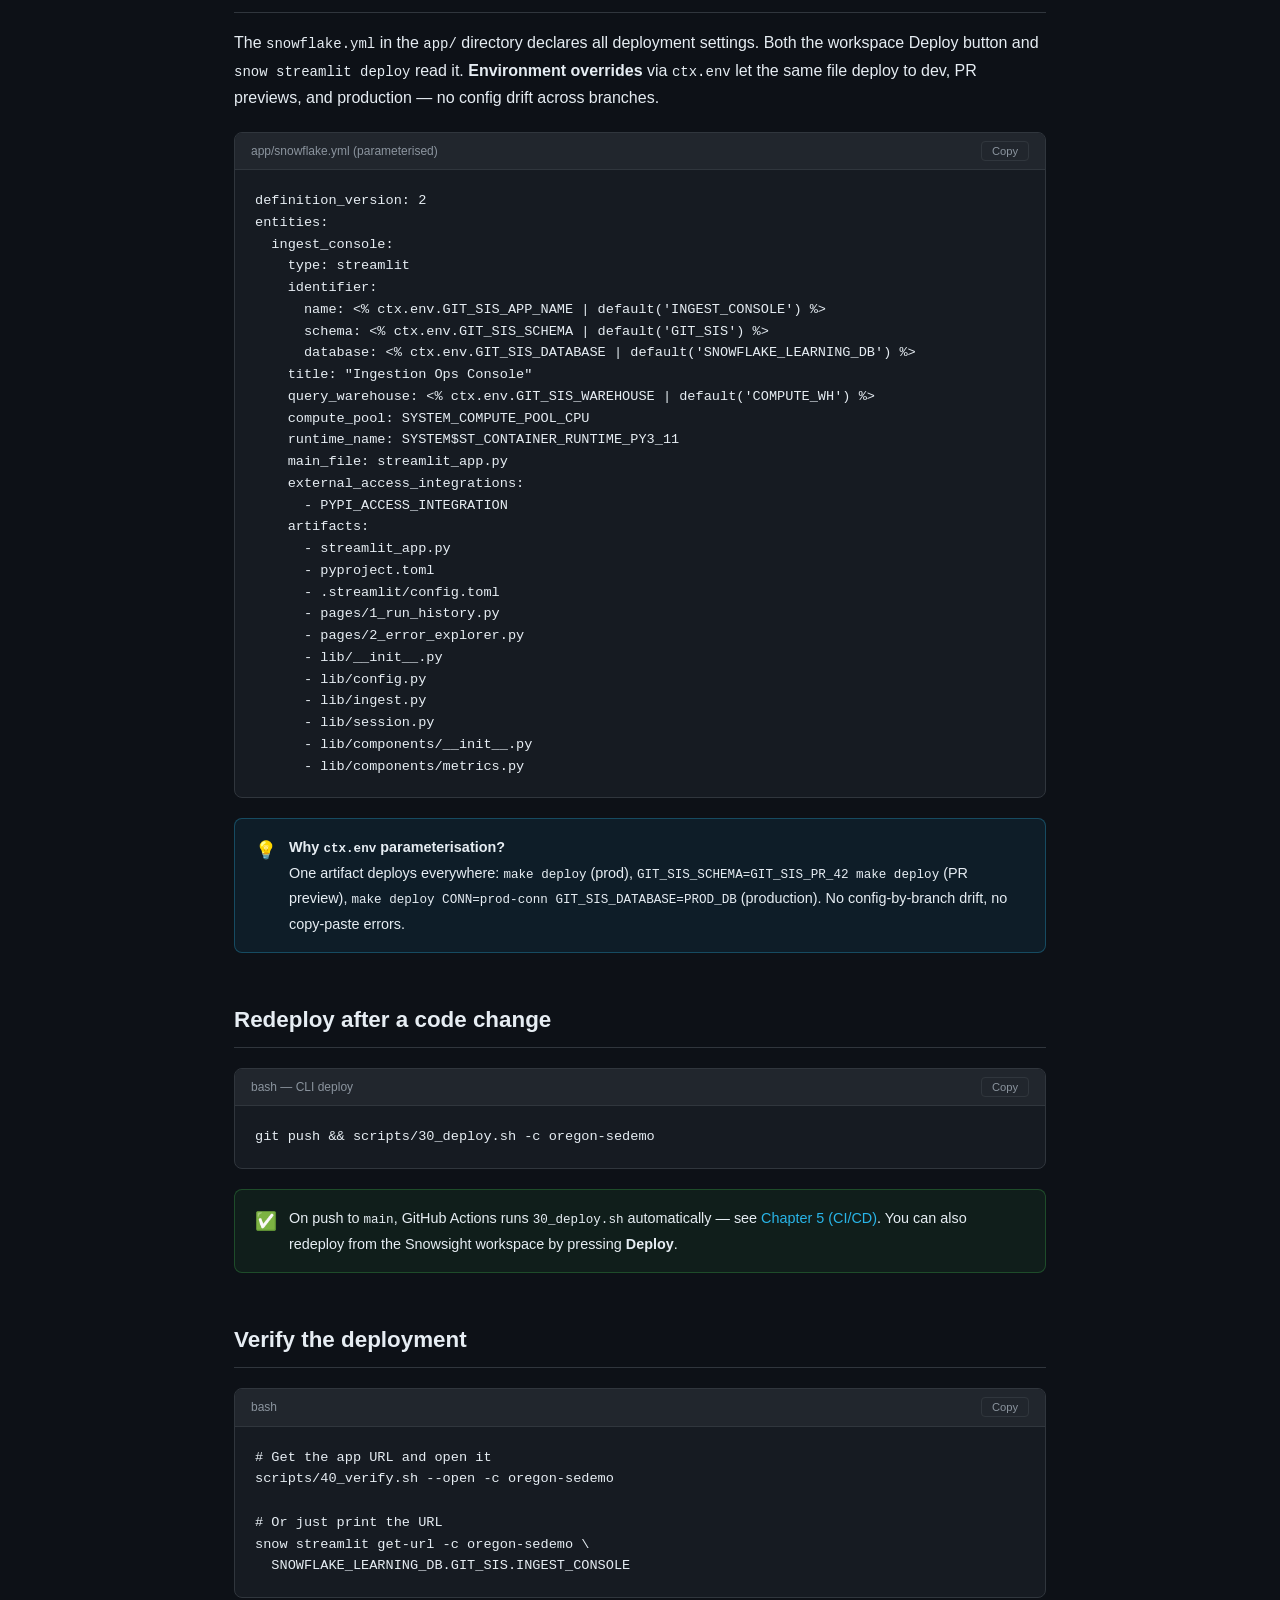
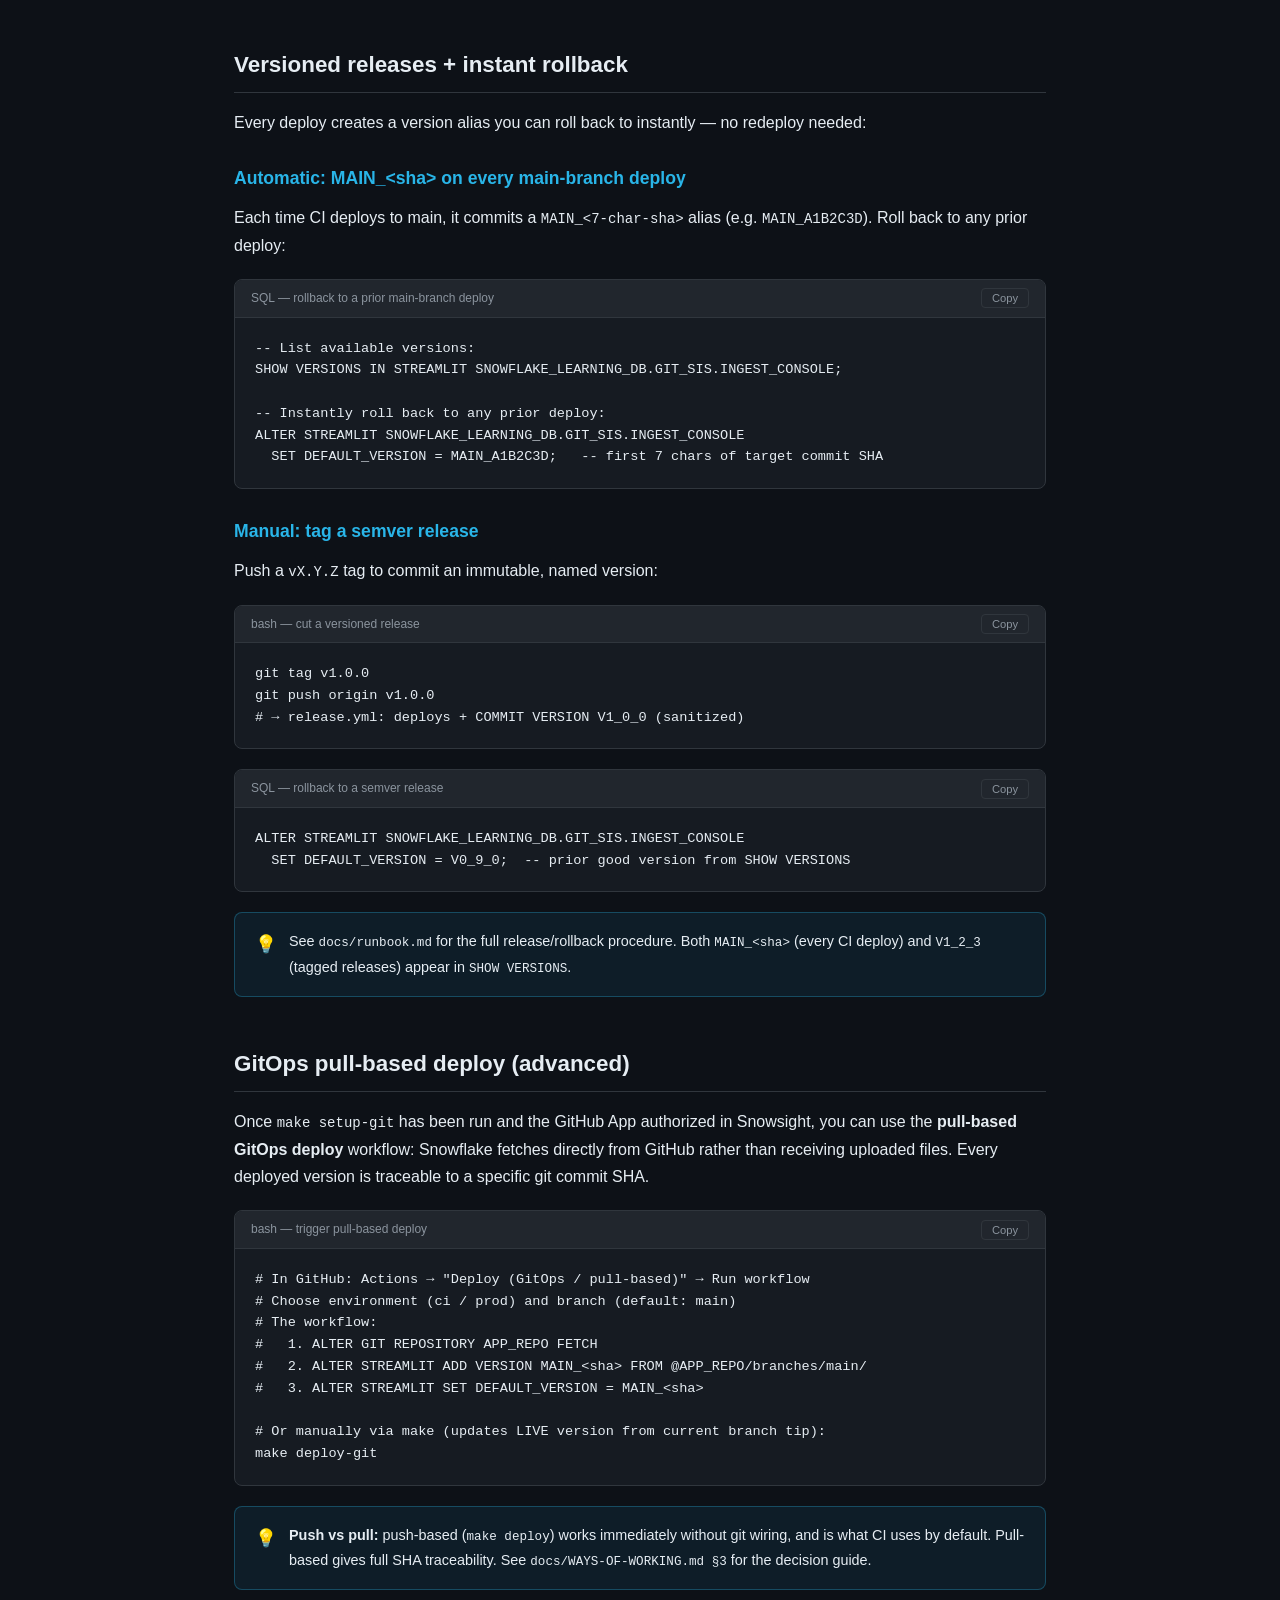
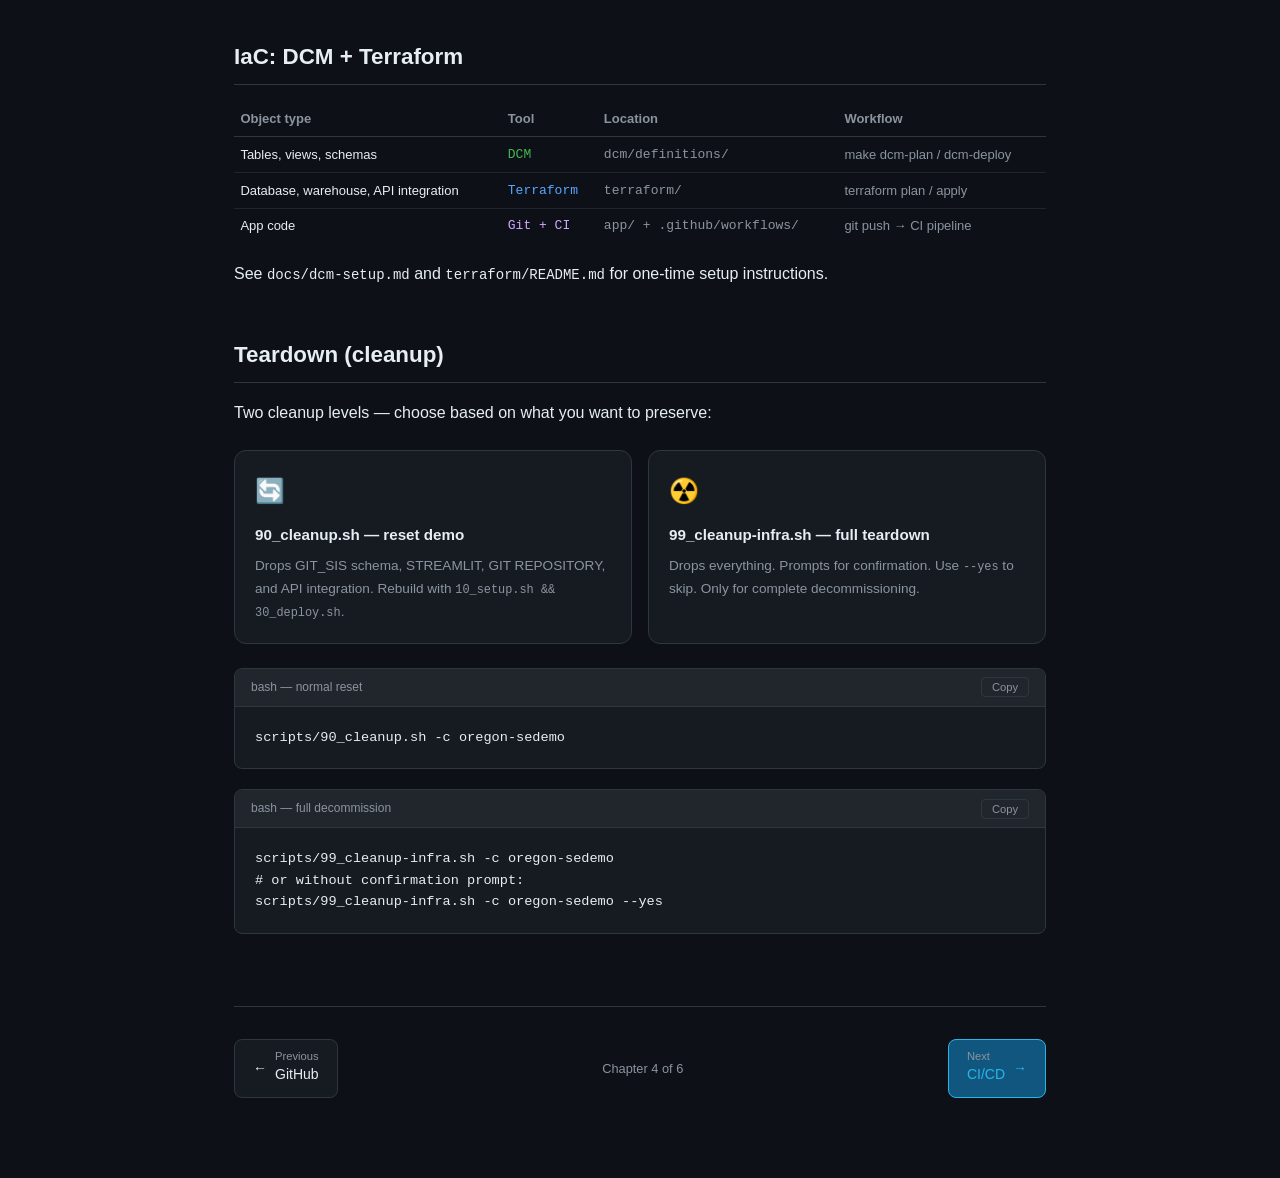
<file: docs/tutorial/04-deploy.html>
<!DOCTYPE html>
<html lang="en">
<head>
  <meta charset="UTF-8">
  <meta name="viewport" content="width=device-width, initial-scale=1.0">
  <title>git-sis Tutorial — Deploy to SiS (Workspaces)</title>
  <link rel="stylesheet" href="assets/style.css">
  <style>
    /* ── Deploy loop animation ───────────────────────────────────── */
    @keyframes step-light {
      0%, 100% { fill: #161B22; }
      50%       { fill: #11567F; }
    }
    @keyframes connector {
      from { stroke-dashoffset: 60; }
      to   { stroke-dashoffset: 0; }
    }
    @keyframes spin {
      from { transform: rotate(0deg); }
      to   { transform: rotate(360deg); }
    }
    @keyframes check-appear {
      from { opacity: 0; transform: scale(0); }
      to   { opacity: 1; transform: scale(1); }
    }

    .svg-anim .step-1 { animation: step-light 1.2s ease .2s infinite; }
    .svg-anim .step-2 { animation: step-light 1.2s ease .6s infinite; }
    .svg-anim .step-3 { animation: step-light 1.2s ease 1.0s infinite; }
    .svg-anim .step-4 { animation: step-light 1.2s ease 1.4s infinite; }

    .svg-anim .conn-1 { stroke-dasharray: 60; stroke-dashoffset: 60; animation: connector .5s ease forwards .5s; }
    .svg-anim .conn-2 { stroke-dasharray: 60; stroke-dashoffset: 60; animation: connector .5s ease forwards 1.0s; }
    .svg-anim .conn-3 { stroke-dasharray: 60; stroke-dashoffset: 60; animation: connector .5s ease forwards 1.5s; }

    .svg-anim .spinner {
      transform-origin: 490px 92px;
      animation: spin 1.5s linear 2s infinite;
    }

    .svg-anim .final-check { opacity: 0; animation: check-appear .4s ease forwards 3s; }
  </style>
</head>
<body>

<nav class="site-nav">
  <a class="nav-logo" href="index.html">
    <svg width="22" height="22" viewBox="0 0 22 22" fill="none">
      <path d="M11 2L3 6.5v9L11 20l8-4.5v-9L11 2z" fill="none" stroke="#29B5E8" stroke-width="1.5"/>
      <circle cx="11" cy="11" r="3" fill="#29B5E8"/>
    </svg>
    git-sis
  </a>
  <span class="nav-chapter">Chapter 4 — Deploy to SiS</span>
  <span class="nav-pill">5 / 7</span>
</nav>
<div class="progress-bar"><div class="progress-fill" style="width:80%"></div></div>

<main>
  <div class="hero">
    <h1>Deploy to <span class="highlight">Streamlit-in-Snowflake</span></h1>
    <p class="page-subtitle">Three ways to deploy — push, pull, or workspace. Understand when to use each, then create your first versioned release.</p>
  </div>

  <!-- Deploy loop SVG -->
  <div class="diagram-wrap reveal">
    <svg class="svg-anim" viewBox="0 0 580 160" fill="none" xmlns="http://www.w3.org/2000/svg"
         style="width:100%;max-width:580px" role="img" aria-label="Deploy loop: FETCH, CREATE STREAMLIT, ADD LIVE VERSION, Active">

      <!-- Step 1: app/ files -->
      <rect class="step-1" x="10" y="45" width="110" height="65" rx="8" stroke="#29B5E8" stroke-width="1.5"/>
      <text x="65" y="72" text-anchor="middle" fill="#29B5E8" font-size="10" font-family="monospace" font-weight="700">Local app/</text>
      <text x="65" y="85" text-anchor="middle" fill="#29B5E8" font-size="10" font-family="monospace" font-weight="700">+ snowflake.yml</text>
      <text x="65" y="98" text-anchor="middle" fill="#8B949E" font-size="9">30_deploy.sh</text>

      <!-- Connector 1 -->
      <path class="conn-1" d="M120 77 L150 77" stroke="#29B5E8" stroke-width="1.5" marker-end="url(#adep)"/>

      <!-- Step 2: snow streamlit deploy -->
      <rect class="step-2" x="150" y="40" width="130" height="75" rx="8" stroke="#29B5E8" stroke-width="1.5"/>
      <text x="215" y="60" text-anchor="middle" fill="#29B5E8" font-size="10" font-family="monospace" font-weight="700">snow streamlit</text>
      <text x="215" y="73" text-anchor="middle" fill="#29B5E8" font-size="10" font-family="monospace" font-weight="700">deploy</text>
      <text x="215" y="86" text-anchor="middle" fill="#8B949E" font-size="9">uploads to stage</text>
      <text x="215" y="99" text-anchor="middle" fill="#8B949E" font-size="8">GIT_SIS.STREAMLIT</text>

      <!-- Connector 2 -->
      <path class="conn-2" d="M280 77 L310 77" stroke="#29B5E8" stroke-width="1.5" marker-end="url(#adep)"/>

      <!-- Step 3: STREAMLIT object -->
      <rect class="step-3" x="310" y="45" width="130" height="65" rx="8" stroke="#29B5E8" stroke-width="1.5"/>
      <text x="375" y="70" text-anchor="middle" fill="#29B5E8" font-size="10" font-family="monospace" font-weight="700">STREAMLIT object</text>
      <text x="375" y="83" text-anchor="middle" fill="#29B5E8" font-size="9" font-family="monospace">container runtime</text>
      <text x="375" y="96" text-anchor="middle" fill="#8B949E" font-size="9">auto live version</text>

      <!-- Connector 3 -->
      <path class="conn-3" d="M440 77 L470 77" stroke="#3FB950" stroke-width="1.5" marker-end="url(#adep3)"/>

      <!-- Step 4: Active  -->
      <rect class="step-4" x="470" y="50" width="100" height="55" rx="8" fill="#11567F" stroke="#3FB950" stroke-width="1.5"/>
      <text x="520" y="75" text-anchor="middle" fill="#E6EDF3" font-size="22">❄️</text>
      <text x="520" y="95" text-anchor="middle" fill="#3FB950" font-size="11" font-weight="700">Active</text>

      <!-- Spinner on Active box (async container start) -->
      <circle class="spinner" cx="490" cy="92" r="5" stroke="#29B5E8" stroke-width="1.5"
              stroke-dasharray="20 10" fill="none"/>

      <!-- Final check badge -->
      <g class="final-check">
        <circle cx="520" cy="53" r="10" fill="#3FB950"/>
        <text x="520" y="58" text-anchor="middle" fill="white" font-size="12">✓</text>
      </g>

      <defs>
        <marker id="adep"  markerWidth="7" markerHeight="7" refX="5" refY="2.5" orient="auto">
          <path d="M0,0 L0,5 L7,2.5 z" fill="#29B5E8"/>
        </marker>
        <marker id="adep3" markerWidth="7" markerHeight="7" refX="5" refY="2.5" orient="auto">
          <path d="M0,0 L0,5 L7,2.5 z" fill="#3FB950"/>
        </marker>
      </defs>
    </svg>
  </div>

  <h2 class="reveal">Deploy: workspace-native approach</h2>

  <div class="reveal">
    <div class="note">
      <span class="note-icon">💡</span>
      <div>
        <strong>Three deploy mechanisms — when to use each:</strong>
        <table style="width:100%;border-collapse:collapse;font-size:12px;margin:.8rem 0">
          <thead>
            <tr style="border-bottom:1px solid #30363D">
              <th style="text-align:left;padding:.3rem .4rem;color:#8B949E">Mechanism</th>
              <th style="text-align:left;padding:.3rem .4rem;color:#8B949E">Best for</th>
              <th style="text-align:left;padding:.3rem .4rem;color:#8B949E">Command</th>
            </tr>
          </thead>
          <tbody>
            <tr style="border-bottom:1px solid #21262D">
              <td style="padding:.3rem .4rem;color:#29B5E8;font-weight:600">A. snow CLI push</td>
              <td style="padding:.3rem .4rem;color:#8B949E">CI/CD + multi-object deploys (tables, RBAC)</td>
              <td style="padding:.3rem .4rem;font-family:monospace;color:#E6EDF3">make deploy</td>
            </tr>
            <tr style="border-bottom:1px solid #21262D">
              <td style="padding:.3rem .4rem;color:#3FB950;font-weight:600">B. GIT REPOSITORY pull</td>
              <td style="padding:.3rem .4rem;color:#8B949E">Rapid iteration from Snowsight (no CI)</td>
              <td style="padding:.3rem .4rem;font-family:monospace;color:#E6EDF3">make deploy-git</td>
            </tr>
            <tr>
              <td style="padding:.3rem .4rem;color:#D2A8FF;font-weight:600">C. Workspaces</td>
              <td style="padding:.3rem .4rem;color:#8B949E">Interactive dev, pairing, non-CLI users</td>
              <td style="padding:.3rem .4rem;font-family:monospace;color:#E6EDF3">Snowsight → Deploy button</td>
            </tr>
          </tbody>
        </table>
        <em>This repo supports all three.</em> The CI pipeline uses A (push); developers
        choose B or C for inner-loop iteration.
      </div>
    </div>
    <h3>Option A — CLI (scripts/30_deploy.sh)</h3>
    <p>
      <code>snow streamlit deploy</code> reads <code>app/snowflake.yml</code> for the compute pool,
      runtime, and EAI settings, then uploads your local <code>app/</code> files to a Snowflake stage
      and creates/replaces the STREAMLIT object.
    </p>
    <div class="code-block">
      <div class="code-block-header"><span>bash — after scripts/10_setup.sh</span><button class="copy-btn">Copy</button></div>
      <pre>scripts/30_deploy.sh -c oregon-sedemo
# Equivalent to:
snow streamlit deploy -c oregon-sedemo -p app/ --replace</pre>
    </div>

    <h3>Option B — Snowsight Workspace</h3>
    <ol class="steps">
      <li>Open <strong>Snowsight → Workspaces → New workspace</strong></li>
      <li>Browse to <code>app/streamlit_app.py</code> and press <strong>Run</strong> for a private dev preview</li>
      <li>Press <strong>Deploy</strong> — Snowsight reads <code>app/snowflake.yml</code> for settings</li>
    </ol>

    <div class="note">
      <span class="note-icon">💡</span>
      <div>
        Both options deploy the same STREAMLIT object in the same database/schema.
        CI/CD uses Option A (<code>30_deploy.sh</code>). Interactive development can use
        either — the workspace provides a live preview before publishing.
      </div>
    </div>
  </div>

  <h2 class="reveal">app/snowflake.yml</h2>

  <div class="reveal">
    <p>
      The <code>snowflake.yml</code> in the <code>app/</code> directory declares all deployment
      settings. Both the workspace Deploy button and <code>snow streamlit deploy</code> read it.
      <strong>Environment overrides</strong> via <code>ctx.env</code> let the same file deploy
      to dev, PR previews, and production — no config drift across branches.
    </p>
    <div class="code-block">
      <div class="code-block-header"><span>app/snowflake.yml (parameterised)</span><button class="copy-btn">Copy</button></div>
      <pre>definition_version: 2
entities:
  ingest_console:
    type: streamlit
    identifier:
      name: &lt;% ctx.env.GIT_SIS_APP_NAME | default('INGEST_CONSOLE') %&gt;
      schema: &lt;% ctx.env.GIT_SIS_SCHEMA | default('GIT_SIS') %&gt;
      database: &lt;% ctx.env.GIT_SIS_DATABASE | default('SNOWFLAKE_LEARNING_DB') %&gt;
    title: "Ingestion Ops Console"
    query_warehouse: &lt;% ctx.env.GIT_SIS_WAREHOUSE | default('COMPUTE_WH') %&gt;
    compute_pool: SYSTEM_COMPUTE_POOL_CPU
    runtime_name: SYSTEM$ST_CONTAINER_RUNTIME_PY3_11
    main_file: streamlit_app.py
    external_access_integrations:
      - PYPI_ACCESS_INTEGRATION
    artifacts:
      - streamlit_app.py
      - pyproject.toml
      - .streamlit/config.toml
      - pages/1_run_history.py
      - pages/2_error_explorer.py
      - lib/__init__.py
      - lib/config.py
      - lib/ingest.py
      - lib/session.py
      - lib/components/__init__.py
      - lib/components/metrics.py</pre>
    </div>
    <div class="note">
      <span class="note-icon">💡</span>
      <div>
        <strong>Why <code>ctx.env</code> parameterisation?</strong><br>
        One artifact deploys everywhere: <code>make deploy</code> (prod),
        <code>GIT_SIS_SCHEMA=GIT_SIS_PR_42 make deploy</code> (PR preview),
        <code>make deploy CONN=prod-conn GIT_SIS_DATABASE=PROD_DB</code> (production).
        No config-by-branch drift, no copy-paste errors.
      </div>
    </div>
  </div>

  <h2 class="reveal">Redeploy after a code change</h2>

  <div class="reveal">
    <div class="code-block">
      <div class="code-block-header"><span>bash — CLI deploy</span><button class="copy-btn">Copy</button></div>
      <pre>git push && scripts/30_deploy.sh -c oregon-sedemo</pre>
    </div>

    <div class="tip">
      <span class="note-icon">✅</span>
      <div>
        On push to <code>main</code>, GitHub Actions runs <code>30_deploy.sh</code> automatically —
        see <a href="05-cicd.html">Chapter 5 (CI/CD)</a>. You can also redeploy from the
        Snowsight workspace by pressing <strong>Deploy</strong>.
      </div>
    </div>
  </div>

  <h2 class="reveal">Verify the deployment</h2>

  <div class="reveal">
    <div class="code-block">
      <div class="code-block-header"><span>bash</span><button class="copy-btn">Copy</button></div>
      <pre># Get the app URL and open it
scripts/40_verify.sh --open -c oregon-sedemo

# Or just print the URL
snow streamlit get-url -c oregon-sedemo \
  SNOWFLAKE_LEARNING_DB.GIT_SIS.INGEST_CONSOLE</pre>
    </div>
  </div>

  <h2 class="reveal">Versioned releases + instant rollback</h2>

  <div class="reveal">
    <p>
      Every deploy creates a version alias you can roll back to instantly — no redeploy needed:
    </p>

    <h3>Automatic: MAIN_&lt;sha&gt; on every main-branch deploy</h3>
    <p>
      Each time CI deploys to main, it commits a <code>MAIN_&lt;7-char-sha&gt;</code> alias
      (e.g. <code>MAIN_A1B2C3D</code>). Roll back to any prior deploy:
    </p>
    <div class="code-block">
      <div class="code-block-header"><span>SQL — rollback to a prior main-branch deploy</span><button class="copy-btn">Copy</button></div>
      <pre>-- List available versions:
SHOW VERSIONS IN STREAMLIT SNOWFLAKE_LEARNING_DB.GIT_SIS.INGEST_CONSOLE;

-- Instantly roll back to any prior deploy:
ALTER STREAMLIT SNOWFLAKE_LEARNING_DB.GIT_SIS.INGEST_CONSOLE
  SET DEFAULT_VERSION = MAIN_A1B2C3D;   -- first 7 chars of target commit SHA</pre>
    </div>

    <h3>Manual: tag a semver release</h3>
    <p>
      Push a <code>vX.Y.Z</code> tag to commit an immutable, named version:
    </p>
    <div class="code-block">
      <div class="code-block-header"><span>bash — cut a versioned release</span><button class="copy-btn">Copy</button></div>
      <pre>git tag v1.0.0
git push origin v1.0.0
# → release.yml: deploys + COMMIT VERSION V1_0_0 (sanitized)</pre>
    </div>
    <div class="code-block">
      <div class="code-block-header"><span>SQL — rollback to a semver release</span><button class="copy-btn">Copy</button></div>
      <pre>ALTER STREAMLIT SNOWFLAKE_LEARNING_DB.GIT_SIS.INGEST_CONSOLE
  SET DEFAULT_VERSION = V0_9_0;  -- prior good version from SHOW VERSIONS</pre>
    </div>
    <div class="note">
      <span class="note-icon">💡</span>
      <div>
        See <code>docs/runbook.md</code> for the full release/rollback procedure.
        Both <code>MAIN_&lt;sha&gt;</code> (every CI deploy) and <code>V1_2_3</code>
        (tagged releases) appear in <code>SHOW VERSIONS</code>.
      </div>
    </div>
  </div>

  <h2 class="reveal">GitOps pull-based deploy (advanced)</h2>

  <div class="reveal">
    <p>
      Once <code>make setup-git</code> has been run and the GitHub App authorized in
      Snowsight, you can use the <strong>pull-based GitOps deploy</strong> workflow:
      Snowflake fetches directly from GitHub rather than receiving uploaded files.
      Every deployed version is traceable to a specific git commit SHA.
    </p>
    <div class="code-block">
      <div class="code-block-header"><span>bash — trigger pull-based deploy</span><button class="copy-btn">Copy</button></div>
      <pre># In GitHub: Actions → "Deploy (GitOps / pull-based)" → Run workflow
# Choose environment (ci / prod) and branch (default: main)
# The workflow:
#   1. ALTER GIT REPOSITORY APP_REPO FETCH
#   2. ALTER STREAMLIT ADD VERSION MAIN_&lt;sha&gt; FROM @APP_REPO/branches/main/
#   3. ALTER STREAMLIT SET DEFAULT_VERSION = MAIN_&lt;sha&gt;

# Or manually via make (updates LIVE version from current branch tip):
make deploy-git</pre>
    </div>
    <div class="note">
      <span class="note-icon">💡</span>
      <div>
        <strong>Push vs pull:</strong> push-based (<code>make deploy</code>) works immediately
        without git wiring, and is what CI uses by default. Pull-based gives full
        SHA traceability. See <code>docs/WAYS-OF-WORKING.md §3</code> for the decision guide.
      </div>
    </div>
  </div>

  <h2 class="reveal">IaC: DCM + Terraform</h2>

  <div class="reveal">
    <table style="width:100%;border-collapse:collapse;font-size:13px;margin:1rem 0">
      <thead>
        <tr style="border-bottom:1px solid #30363D">
          <th style="text-align:left;padding:.4rem;color:#8B949E">Object type</th>
          <th style="text-align:left;padding:.4rem;color:#8B949E">Tool</th>
          <th style="text-align:left;padding:.4rem;color:#8B949E">Location</th>
          <th style="text-align:left;padding:.4rem;color:#8B949E">Workflow</th>
        </tr>
      </thead>
      <tbody>
        <tr style="border-bottom:1px solid #21262D">
          <td style="padding:.4rem;color:#E6EDF3">Tables, views, schemas</td>
          <td style="padding:.4rem;font-family:monospace;color:#3FB950">DCM</td>
          <td style="padding:.4rem;font-family:monospace;color:#8B949E">dcm/definitions/</td>
          <td style="padding:.4rem;color:#8B949E">make dcm-plan / dcm-deploy</td>
        </tr>
        <tr style="border-bottom:1px solid #21262D">
          <td style="padding:.4rem;color:#E6EDF3">Database, warehouse, API integration</td>
          <td style="padding:.4rem;font-family:monospace;color:#58A6FF">Terraform</td>
          <td style="padding:.4rem;font-family:monospace;color:#8B949E">terraform/</td>
          <td style="padding:.4rem;color:#8B949E">terraform plan / apply</td>
        </tr>
        <tr>
          <td style="padding:.4rem;color:#E6EDF3">App code</td>
          <td style="padding:.4rem;font-family:monospace;color:#D2A8FF">Git + CI</td>
          <td style="padding:.4rem;font-family:monospace;color:#8B949E">app/ + .github/workflows/</td>
          <td style="padding:.4rem;color:#8B949E">git push → CI pipeline</td>
        </tr>
      </tbody>
    </table>
    <p>See <code>docs/dcm-setup.md</code> and <code>terraform/README.md</code> for one-time setup instructions.</p>
  </div>

  <h2 class="reveal">Teardown (cleanup)</h2>

  <div class="reveal">
    <p>Two cleanup levels — choose based on what you want to preserve:</p>

    <div class="card-grid">
      <div class="card">
        <div class="card-icon">🔄</div>
        <h4>90_cleanup.sh — reset demo</h4>
        <p>Drops GIT_SIS schema, STREAMLIT, GIT REPOSITORY, and API integration.
           Rebuild with <code>10_setup.sh &amp;&amp; 30_deploy.sh</code>.</p>
      </div>
      <div class="card">
        <div class="card-icon">☢️</div>
        <h4>99_cleanup-infra.sh — full teardown</h4>
        <p>Drops everything.
           Prompts for confirmation. Use <code>--yes</code> to skip.
           Only for complete decommissioning.</p>
      </div>
    </div>

    <div class="code-block">
      <div class="code-block-header"><span>bash — normal reset</span><button class="copy-btn">Copy</button></div>
      <pre>scripts/90_cleanup.sh -c oregon-sedemo</pre>
    </div>

    <div class="code-block">
      <div class="code-block-header"><span>bash — full decommission</span><button class="copy-btn">Copy</button></div>
      <pre>scripts/99_cleanup-infra.sh -c oregon-sedemo
# or without confirmation prompt:
scripts/99_cleanup-infra.sh -c oregon-sedemo --yes</pre>
    </div>
  </div>

  <!-- Footer -->
  <footer class="page-footer">
    <a id="btn-prev" class="nav-btn" href="03-github.html">
      ← <span><span class="nav-btn-label">Previous</span><span class="nav-btn-title">GitHub</span></span>
    </a>
    <span class="footer-center">Chapter 4 of 6</span>
    <a id="btn-next" class="nav-btn primary" href="05-cicd.html">
      <span><span class="nav-btn-label">Next</span><span class="nav-btn-title">CI/CD</span></span> →
    </a>
  </footer>
</main>

<script src="assets/main.js"></script>
</body>
</html>
</file>
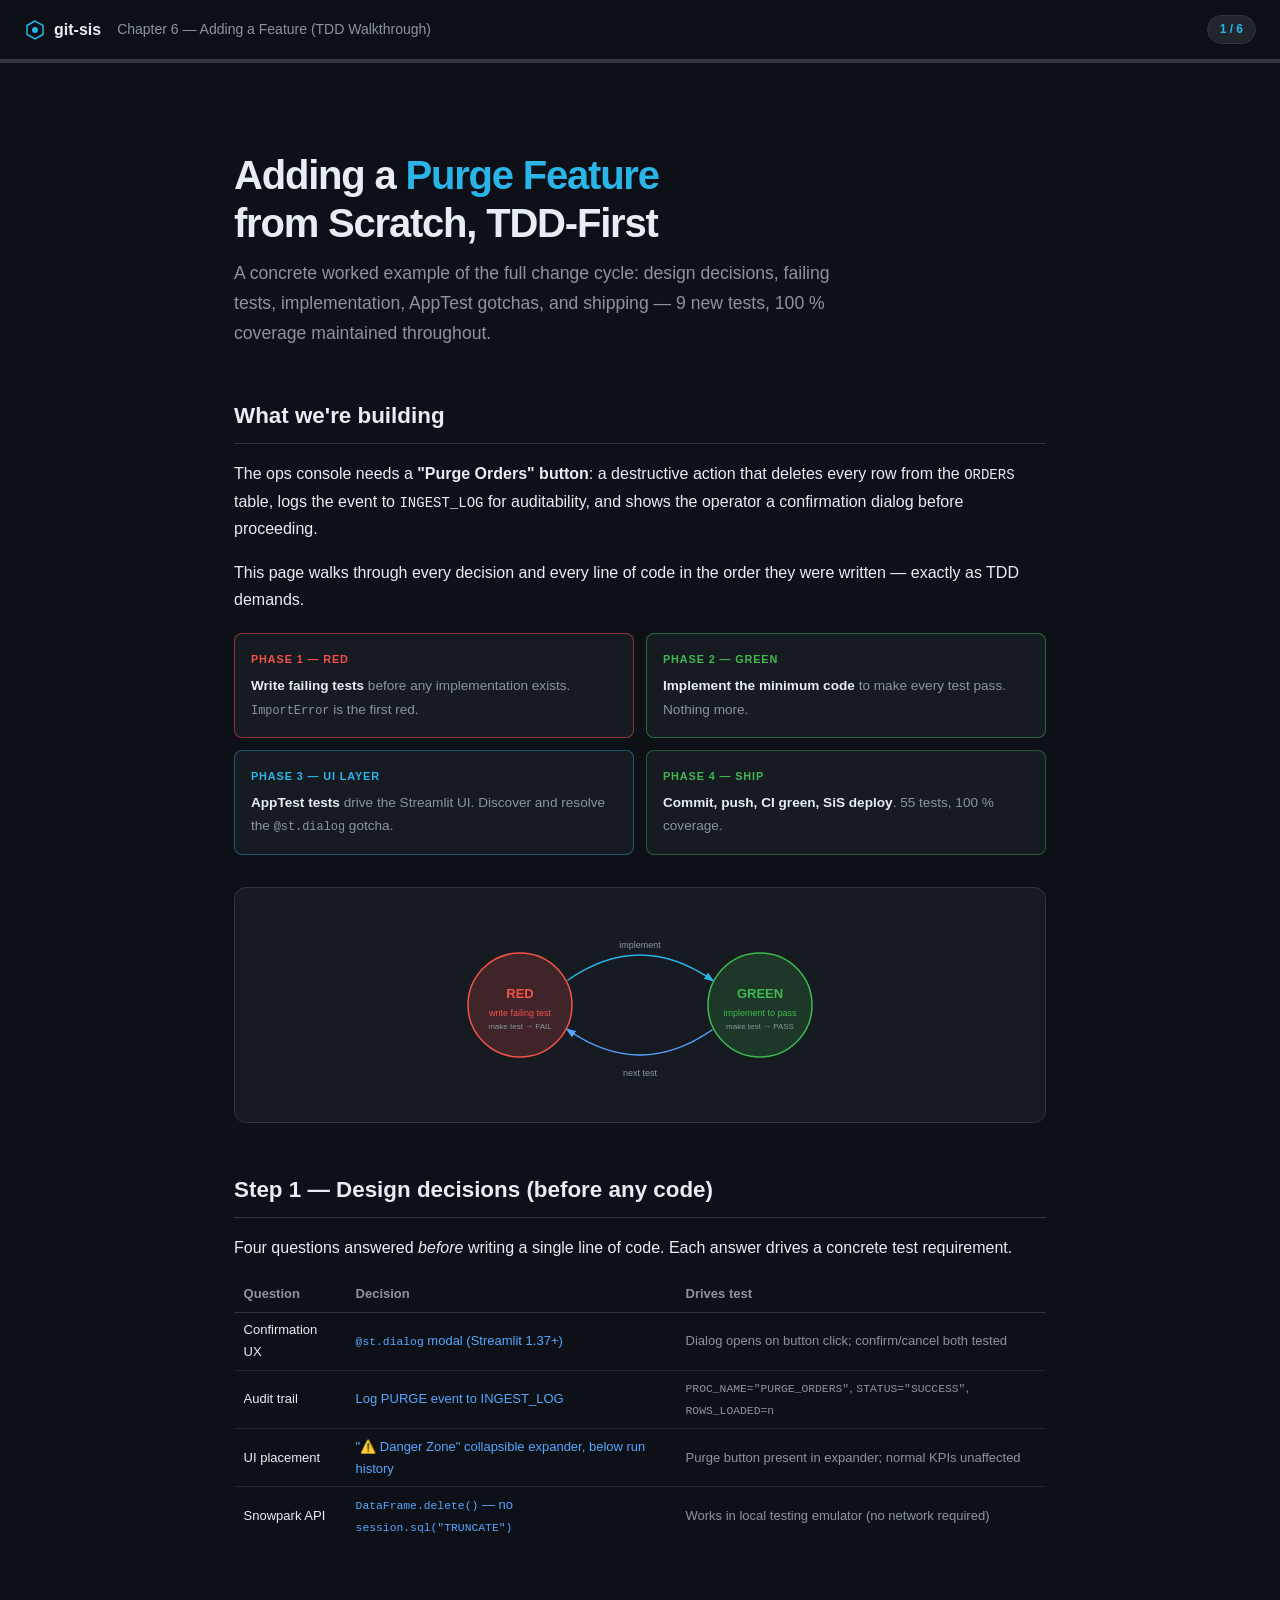
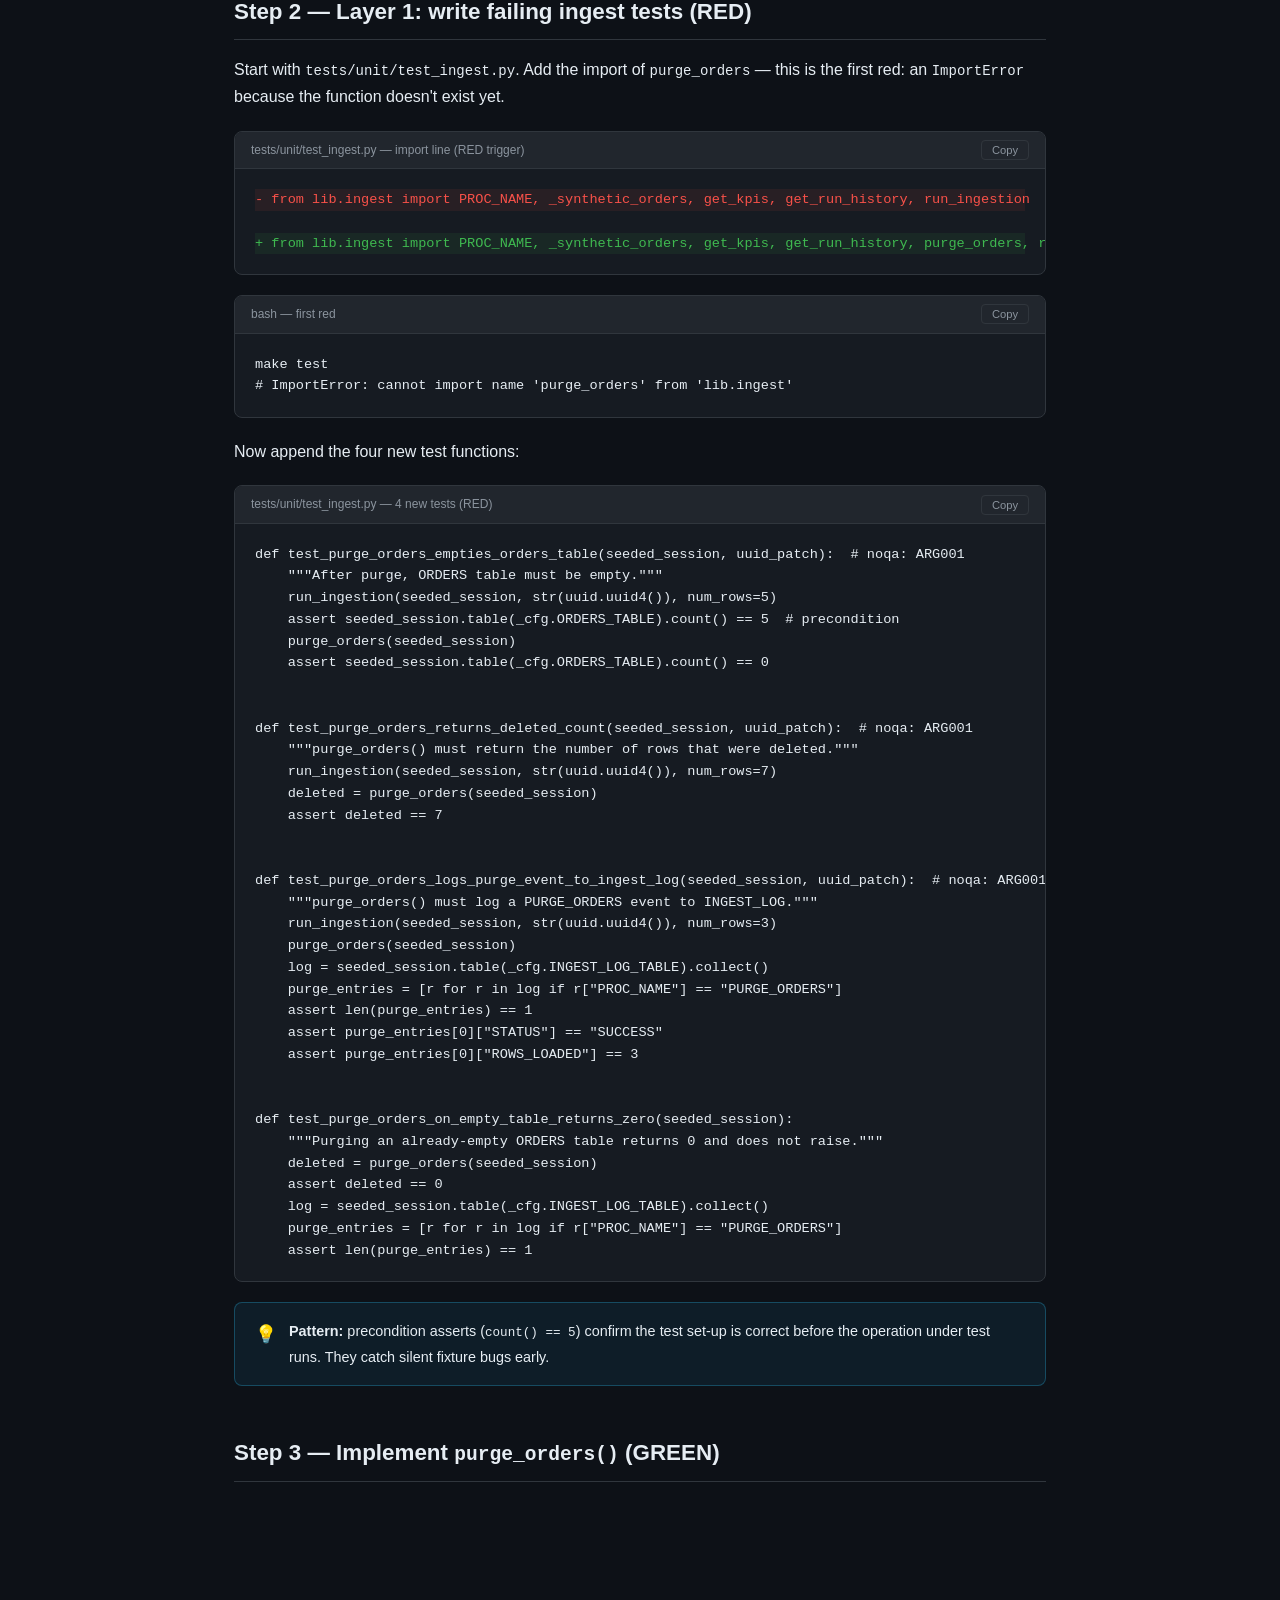
<file: docs/tutorial/06-purge-feature.html>
<!DOCTYPE html>
<html lang="en">
<head>
  <meta charset="UTF-8">
  <meta name="viewport" content="width=device-width, initial-scale=1.0">
  <title>git-sis Tutorial — Adding a Purge Feature (TDD Walkthrough)</title>
  <link rel="stylesheet" href="assets/style.css">
  <style>
    /* ── TDD cycle diagram ─────────────────────────────────────── */
    @keyframes red-pulse {
      0%, 100% { stroke: #F85149; fill: rgba(248,81,73,.18); }
      50%       { stroke: #F85149; fill: rgba(248,81,73,.35); }
    }
    @keyframes green-pop {
      from { transform: scale(0.7); opacity: 0; }
      to   { transform: scale(1);   opacity: 1; }
    }
    @keyframes arc-draw {
      from { stroke-dashoffset: 160; }
      to   { stroke-dashoffset: 0;   }
    }
    .svg-anim .red-node   { animation: red-pulse 2s ease-in-out infinite; }
    .svg-anim .green-node { animation: green-pop .5s ease forwards 0.3s; opacity: 0; }
    .svg-anim .arc-rg {
      stroke-dasharray: 160; stroke-dashoffset: 160;
      animation: arc-draw .8s ease forwards 0.2s;
    }
    .svg-anim .arc-gr {
      stroke-dasharray: 160; stroke-dashoffset: 160;
      animation: arc-draw .8s ease forwards 1s;
    }

    /* ── Dialog flow diagram ───────────────────────────────────── */
    @keyframes step-in {
      from { opacity: 0; transform: translateX(-10px); }
      to   { opacity: 1; transform: translateX(0);     }
    }
    .dialog-step { opacity: 0; }
    .dialog-step:nth-child(1) { animation: step-in .4s ease forwards 0.1s; }
    .dialog-step:nth-child(2) { animation: step-in .4s ease forwards 0.5s; }
    .dialog-step:nth-child(3) { animation: step-in .4s ease forwards 0.9s; }
    .dialog-step:nth-child(4) { animation: step-in .4s ease forwards 1.3s; }

    /* ── Diff-style code colors ────────────────────────────────── */
    .diff-add { color: #3FB950; background: rgba(63,185,80,.08); display: block; }
    .diff-del { color: #F85149; background: rgba(248,81,73,.08); display: block; }
    .diff-ctx { color: #8B949E; display: block; }

    /* ── Phase timeline ────────────────────────────────────────── */
    .phase-grid {
      display: grid;
      grid-template-columns: 1fr 1fr;
      gap: 12px;
      margin: 20px 0;
    }
    .phase-box {
      background: var(--bg2);
      border: 1px solid var(--border);
      border-radius: var(--radius);
      padding: 16px;
      position: relative;
    }
    .phase-box.red   { border-color: rgba(248,81,73,.5); }
    .phase-box.green { border-color: rgba(63,185,80,.5); }
    .phase-box.blue  { border-color: rgba(41,181,232,.4); }
    .phase-label {
      font-size: .68rem;
      font-weight: 700;
      letter-spacing: .08em;
      text-transform: uppercase;
      margin-bottom: 6px;
    }
    .phase-box.red   .phase-label { color: #F85149; }
    .phase-box.green .phase-label { color: #3FB950; }
    .phase-box.blue  .phase-label { color: #29B5E8; }
    .phase-box p { font-size: .85rem; margin: 0; color: var(--text-muted); }
    .phase-box strong { color: var(--text); }

    @media (max-width: 560px) { .phase-grid { grid-template-columns: 1fr; } }
  </style>
</head>
<body>

<nav class="site-nav">
  <a class="nav-logo" href="index.html">
    <svg width="22" height="22" viewBox="0 0 22 22" fill="none">
      <path d="M11 2L3 6.5v9L11 20l8-4.5v-9L11 2z" fill="none" stroke="#29B5E8" stroke-width="1.5"/>
      <circle cx="11" cy="11" r="3" fill="#29B5E8"/>
    </svg>
    git-sis
  </a>
  <span class="nav-chapter">Chapter 6 — Adding a Feature (TDD Walkthrough)</span>
  <span class="nav-pill">7 / 7</span>
</nav>
<div class="progress-bar"><div class="progress-fill" style="width:100%"></div></div>

<main>
  <div class="hero">
    <h1>Adding a <span class="highlight">Purge Feature</span><br>from Scratch, TDD-First</h1>
    <p class="page-subtitle">
      A concrete worked example of the full change cycle: design decisions,
      failing tests, implementation, AppTest gotchas, and shipping — 9 new tests,
      100 % coverage maintained throughout.
    </p>
  </div>

  <h2 class="reveal">What we're building</h2>

  <div class="reveal">
    <p>
      The ops console needs a <strong>"Purge Orders" button</strong>: a destructive action that
      deletes every row from the <code>ORDERS</code> table, logs the event to
      <code>INGEST_LOG</code> for auditability, and shows the operator a confirmation
      dialog before proceeding.
    </p>
    <p>
      This page walks through every decision and every line of code in the order they
      were written — exactly as TDD demands.
    </p>
  </div>

  <!-- Phase timeline -->
  <div class="phase-grid reveal">
    <div class="phase-box red">
      <div class="phase-label">Phase 1 — RED</div>
      <p><strong>Write failing tests</strong> before any implementation exists. <code>ImportError</code> is the first red.</p>
    </div>
    <div class="phase-box green">
      <div class="phase-label">Phase 2 — GREEN</div>
      <p><strong>Implement the minimum code</strong> to make every test pass. Nothing more.</p>
    </div>
    <div class="phase-box blue">
      <div class="phase-label">Phase 3 — UI Layer</div>
      <p><strong>AppTest tests</strong> drive the Streamlit UI. Discover and resolve the <code>@st.dialog</code> gotcha.</p>
    </div>
    <div class="phase-box blue" style="border-color:rgba(63,185,80,.4)">
      <div class="phase-label" style="color:#3FB950">Phase 4 — SHIP</div>
      <p><strong>Commit, push, CI green, SiS deploy</strong>. 55 tests, 100 % coverage.</p>
    </div>
  </div>

  <!-- TDD cycle SVG -->
  <div class="diagram-wrap reveal">
    <svg class="svg-anim" viewBox="0 0 500 170" fill="none" xmlns="http://www.w3.org/2000/svg"
         style="width:100%;max-width:500px" role="img" aria-label="TDD red-green cycle">

      <!-- Red node -->
      <g class="red-node">
        <circle cx="130" cy="85" r="52" fill="rgba(248,81,73,.18)" stroke="#F85149" stroke-width="1.5"/>
        <text x="130" y="78" text-anchor="middle" fill="#F85149" font-size="13" font-weight="700">RED</text>
        <text x="130" y="96" text-anchor="middle" fill="#F85149" font-size="9">write failing test</text>
        <text x="130" y="109" text-anchor="middle" fill="#8B949E" font-size="8">make test → FAIL</text>
      </g>

      <!-- Green node -->
      <g class="green-node">
        <circle cx="370" cy="85" r="52" fill="rgba(63,185,80,.18)" stroke="#3FB950" stroke-width="1.5"/>
        <text x="370" y="78" text-anchor="middle" fill="#3FB950" font-size="13" font-weight="700">GREEN</text>
        <text x="370" y="96" text-anchor="middle" fill="#3FB950" font-size="9">implement to pass</text>
        <text x="370" y="109" text-anchor="middle" fill="#8B949E" font-size="8">make test → PASS</text>
      </g>

      <!-- Arc: red → green -->
      <path class="arc-rg" d="M178 60 Q250 10 322 60"
            stroke="#29B5E8" stroke-width="1.5" fill="none" stroke-linecap="round"
            marker-end="url(#td1)"/>
      <text x="250" y="28" text-anchor="middle" fill="#8B949E" font-size="9">implement</text>

      <!-- Arc: green → red -->
      <path class="arc-gr" d="M322 110 Q250 160 178 110"
            stroke="#58A6FF" stroke-width="1.5" fill="none" stroke-linecap="round"
            marker-end="url(#td2)"/>
      <text x="250" y="156" text-anchor="middle" fill="#8B949E" font-size="9">next test</text>

      <defs>
        <marker id="td1" markerWidth="7" markerHeight="7" refX="5" refY="2.5" orient="auto">
          <path d="M0,0 L0,5 L7,2.5 z" fill="#29B5E8"/>
        </marker>
        <marker id="td2" markerWidth="7" markerHeight="7" refX="5" refY="2.5" orient="auto">
          <path d="M0,0 L0,5 L7,2.5 z" fill="#58A6FF"/>
        </marker>
      </defs>
    </svg>
  </div>

  <!-- ================================================================ -->
  <h2 class="reveal">Step 1 — Design decisions (before any code)</h2>

  <div class="reveal">
    <p>
      Four questions answered <em>before</em> writing a single line of code.
      Each answer drives a concrete test requirement.
    </p>
    <table style="width:100%;border-collapse:collapse;font-size:13px;margin:1rem 0">
      <thead>
        <tr style="border-bottom:1px solid #30363D">
          <th style="text-align:left;padding:.4rem .6rem;color:#8B949E">Question</th>
          <th style="text-align:left;padding:.4rem .6rem;color:#8B949E">Decision</th>
          <th style="text-align:left;padding:.4rem .6rem;color:#8B949E">Drives test</th>
        </tr>
      </thead>
      <tbody>
        <tr style="border-bottom:1px solid #21262D">
          <td style="padding:.4rem .6rem;color:#E6EDF3">Confirmation UX</td>
          <td style="padding:.4rem .6rem;color:#58A6FF"><code>@st.dialog</code> modal (Streamlit 1.37+)</td>
          <td style="padding:.4rem .6rem;color:#8B949E">Dialog opens on button click; confirm/cancel both tested</td>
        </tr>
        <tr style="border-bottom:1px solid #21262D">
          <td style="padding:.4rem .6rem;color:#E6EDF3">Audit trail</td>
          <td style="padding:.4rem .6rem;color:#58A6FF">Log PURGE event to INGEST_LOG</td>
          <td style="padding:.4rem .6rem;color:#8B949E"><code>PROC_NAME="PURGE_ORDERS"</code>, <code>STATUS="SUCCESS"</code>, <code>ROWS_LOADED=n</code></td>
        </tr>
        <tr style="border-bottom:1px solid #21262D">
          <td style="padding:.4rem .6rem;color:#E6EDF3">UI placement</td>
          <td style="padding:.4rem .6rem;color:#58A6FF">"⚠️ Danger Zone" collapsible expander, below run history</td>
          <td style="padding:.4rem .6rem;color:#8B949E">Purge button present in expander; normal KPIs unaffected</td>
        </tr>
        <tr>
          <td style="padding:.4rem .6rem;color:#E6EDF3">Snowpark API</td>
          <td style="padding:.4rem .6rem;color:#58A6FF"><code>DataFrame.delete()</code> — no <code>session.sql("TRUNCATE")</code></td>
          <td style="padding:.4rem .6rem;color:#8B949E">Works in local testing emulator (no network required)</td>
        </tr>
      </tbody>
    </table>
  </div>

  <!-- ================================================================ -->
  <h2 class="reveal">Step 2 — Layer 1: write failing ingest tests (RED)</h2>

  <div class="reveal">
    <p>
      Start with <code>tests/unit/test_ingest.py</code>. Add the import of
      <code>purge_orders</code> — this is the first red: an <code>ImportError</code>
      because the function doesn't exist yet.
    </p>
    <div class="code-block">
      <div class="code-block-header"><span>tests/unit/test_ingest.py — import line (RED trigger)</span><button class="copy-btn">Copy</button></div>
      <pre><span class="diff-del">- from lib.ingest import PROC_NAME, _synthetic_orders, get_kpis, get_run_history, run_ingestion</span>
<span class="diff-add">+ from lib.ingest import PROC_NAME, _synthetic_orders, get_kpis, get_run_history, purge_orders, run_ingestion</span></pre>
    </div>
    <div class="code-block">
      <div class="code-block-header"><span>bash — first red</span><button class="copy-btn">Copy</button></div>
      <pre>make test
# ImportError: cannot import name 'purge_orders' from 'lib.ingest'</pre>
    </div>
  </div>

  <div class="reveal">
    <p>Now append the four new test functions:</p>
    <div class="code-block">
      <div class="code-block-header"><span>tests/unit/test_ingest.py — 4 new tests (RED)</span><button class="copy-btn">Copy</button></div>
      <pre>def test_purge_orders_empties_orders_table(seeded_session, uuid_patch):  # noqa: ARG001
    """After purge, ORDERS table must be empty."""
    run_ingestion(seeded_session, str(uuid.uuid4()), num_rows=5)
    assert seeded_session.table(_cfg.ORDERS_TABLE).count() == 5  # precondition
    purge_orders(seeded_session)
    assert seeded_session.table(_cfg.ORDERS_TABLE).count() == 0


def test_purge_orders_returns_deleted_count(seeded_session, uuid_patch):  # noqa: ARG001
    """purge_orders() must return the number of rows that were deleted."""
    run_ingestion(seeded_session, str(uuid.uuid4()), num_rows=7)
    deleted = purge_orders(seeded_session)
    assert deleted == 7


def test_purge_orders_logs_purge_event_to_ingest_log(seeded_session, uuid_patch):  # noqa: ARG001
    """purge_orders() must log a PURGE_ORDERS event to INGEST_LOG."""
    run_ingestion(seeded_session, str(uuid.uuid4()), num_rows=3)
    purge_orders(seeded_session)
    log = seeded_session.table(_cfg.INGEST_LOG_TABLE).collect()
    purge_entries = [r for r in log if r["PROC_NAME"] == "PURGE_ORDERS"]
    assert len(purge_entries) == 1
    assert purge_entries[0]["STATUS"] == "SUCCESS"
    assert purge_entries[0]["ROWS_LOADED"] == 3


def test_purge_orders_on_empty_table_returns_zero(seeded_session):
    """Purging an already-empty ORDERS table returns 0 and does not raise."""
    deleted = purge_orders(seeded_session)
    assert deleted == 0
    log = seeded_session.table(_cfg.INGEST_LOG_TABLE).collect()
    purge_entries = [r for r in log if r["PROC_NAME"] == "PURGE_ORDERS"]
    assert len(purge_entries) == 1</pre>
    </div>
    <div class="note">
      <span class="note-icon">💡</span>
      <div>
        <strong>Pattern:</strong> precondition asserts (<code>count() == 5</code>) confirm the test
        set-up is correct before the operation under test runs. They catch silent fixture bugs early.
      </div>
    </div>
  </div>

  <!-- ================================================================ -->
  <h2 class="reveal">Step 3 — Implement <code>purge_orders()</code> (GREEN)</h2>

  <div class="reveal">
    <p>
      Add the implementation to <code>app/lib/ingest.py</code>. The key constraint:
      <strong>no <code>session.sql()</code></strong>. The Snowpark local testing emulator
      supports only the DataFrame API, so <code>TRUNCATE TABLE</code> is out.
      Use <code>DataFrame.delete()</code> instead — it translates to
      <code>DELETE FROM &lt;table&gt;</code> and works in the emulator.
    </p>
    <div class="code-block">
      <div class="code-block-header"><span>app/lib/ingest.py — additions (diff)</span><button class="copy-btn">Copy</button></div>
      <pre><span class="diff-add">+ import uuid as _uuid          # added to existing imports</span>

  PROC_NAME = "LOAD_SYNTHETIC_ORDERS"
<span class="diff-add">+ PURGE_PROC_NAME = "PURGE_ORDERS"</span>

<span class="diff-add">+ def purge_orders(session: Session) -> int:
+     """Delete all rows from ORDERS and log a PURGE_ORDERS event to INGEST_LOG.
+
+     Uses DataFrame.delete() — the Snowpark API for row deletion.
+     Compatible with the local testing emulator (no session.sql() used).
+     """
+     # Count first so we can report it even after deletion.
+     rows_to_delete = session.table(_cfg.ORDERS_TABLE).count()
+
+     # Delete all rows using the DataFrame API.
+     # DataFrame.delete() translates to DELETE FROM <table> with no WHERE clause.
+     session.table(_cfg.ORDERS_TABLE).delete()
+
+     # Record the purge event in INGEST_LOG for auditability.
+     run_id = str(_uuid.uuid4())
+     now = datetime.datetime.now(datetime.UTC)
+     session.create_dataframe(
+         [[run_id, PURGE_PROC_NAME, "SUCCESS", rows_to_delete, None, None, now, now]],
+         schema=_LOG_SCHEMA,
+     ).write.mode("append").save_as_table(_cfg.INGEST_LOG_TABLE)
+
+     return rows_to_delete</span></pre>
    </div>
    <div class="code-block">
      <div class="code-block-header"><span>bash — now green</span><button class="copy-btn">Copy</button></div>
      <pre>make test
# 42 passed in 2.31s · coverage 100%</pre>
    </div>
  </div>

  <div class="reveal">
    <div class="warn">
      <span class="note-icon">⚠️</span>
      <div>
        <strong>Why not <code>session.sql("TRUNCATE TABLE ...")</code>?</strong><br>
        The Snowpark local testing emulator does not support raw SQL execution via
        <code>session.sql()</code>. Any code that uses it will work in Snowflake but
        fail in unit tests. The DataFrame API (<code>.delete()</code>, <code>.count()</code>,
        <code>.write.mode("append")</code>) is fully emulated — keep business logic in the API.
      </div>
    </div>
  </div>

  <!-- ================================================================ -->
  <h2 class="reveal">Step 4 — Layer 2: AppTest for the UI (RED → GREEN)</h2>

  <div class="reveal">
    <p>
      Five new tests in <code>tests/unit/test_app.py</code> drive the Streamlit side.
      The first three are straightforward; the fourth uncovers a non-obvious
      <code>@st.dialog</code> gotcha.
    </p>

    <h3>Test 1 — purge button is present</h3>
    <div class="code-block">
      <div class="code-block-header"><span>tests/unit/test_app.py</span><button class="copy-btn">Copy</button></div>
      <pre>def test_purge_button_present(snowpark_app):
    """'Purge orders' button must be visible in the Danger Zone expander."""
    at, _ = snowpark_app
    assert not at.exception
    purge_buttons = [b for b in at.button if "Purge" in b.label]
    assert len(purge_buttons) == 1</pre>
    </div>
    <p>
      Run <code>make test</code> → RED (button doesn't exist in the app yet).
      Add the <code>st.expander</code> + <code>st.button</code> to
      <code>streamlit_app.py</code> → GREEN.
    </p>

    <h3>Test 2 — dialog opens on click</h3>
    <div class="code-block">
      <div class="code-block-header"><span>tests/unit/test_app.py</span><button class="copy-btn">Copy</button></div>
      <pre>def test_purge_dialog_opens_on_button_click(snowpark_app):
    at, sess = snowpark_app
    purge_btn_idx = next(i for i, b in enumerate(at.button) if "Purge" in b.label)
    with patch("lib.session.get_session", return_value=sess):
        at.button[purge_btn_idx].click().run()
    confirm_buttons = [b for b in at.button if "Confirm" in b.label]
    assert len(confirm_buttons) == 1</pre>
    </div>
  </div>

  <!-- ================================================================ -->
  <h2 class="reveal">Step 5 — The <code>@st.dialog</code> + AppTest gotcha</h2>

  <div class="reveal">
    <p>
      Test 3 (full purge flow) fails in a non-obvious way. Understanding why
      requires knowing how <code>@st.dialog</code> works internally.
    </p>

    <!-- Dialog flow diagram -->
    <svg viewBox="0 0 680 100" fill="none" xmlns="http://www.w3.org/2000/svg"
         style="width:100%;max-width:680px;margin:20px 0" role="img"
         aria-label="@st.dialog fragment execution flow">
      <g class="dialog-step">
        <rect x="0" y="20" width="145" height="60" rx="8" fill="#161B22" stroke="#58A6FF" stroke-width="1.5"/>
        <text x="72" y="46" text-anchor="middle" fill="#58A6FF" font-size="10" font-family="monospace">if st.button(</text>
        <text x="72" y="60" text-anchor="middle" fill="#58A6FF" font-size="10" font-family="monospace">"🗑 Purge"):</text>
        <text x="72" y="74" text-anchor="middle" fill="#8B949E" font-size="8">opener button</text>
      </g>
      <path d="M145 50 L185 50" stroke="#30363D" stroke-width="1.5" marker-end="url(#dfa)"/>
      <g class="dialog-step">
        <rect x="185" y="20" width="155" height="60" rx="8" fill="#161B22" stroke="#D29922" stroke-width="1.5"/>
        <text x="262" y="46" text-anchor="middle" fill="#D29922" font-size="10" font-family="monospace">_confirm_purge_</text>
        <text x="262" y="60" text-anchor="middle" fill="#D29922" font-size="10" font-family="monospace">dialog() called</text>
        <text x="262" y="74" text-anchor="middle" fill="#8B949E" font-size="8">fragment renders</text>
      </g>
      <path d="M340 50 L380 50" stroke="#30363D" stroke-width="1.5" marker-end="url(#dfa)"/>
      <g class="dialog-step">
        <rect x="380" y="20" width="155" height="60" rx="8" fill="#161B22" stroke="#3FB950" stroke-width="1.5"/>
        <text x="457" y="46" text-anchor="middle" fill="#3FB950" font-size="10" font-family="monospace">if col1.button(</text>
        <text x="457" y="60" text-anchor="middle" fill="#3FB950" font-size="10" font-family="monospace">"Confirm purge"):</text>
        <text x="457" y="74" text-anchor="middle" fill="#8B949E" font-size="8">confirm button</text>
      </g>
      <path d="M535 50 L570 50" stroke="#30363D" stroke-width="1.5" marker-end="url(#dfa)"/>
      <g class="dialog-step">
        <rect x="570" y="20" width="110" height="60" rx="8" fill="#11567F" stroke="#29B5E8" stroke-width="1.5"/>
        <text x="625" y="46" text-anchor="middle" fill="#E6EDF3" font-size="10" font-family="monospace">purge_orders()</text>
        <text x="625" y="60" text-anchor="middle" fill="#E6EDF3" font-size="10" font-family="monospace">+ st.rerun()</text>
        <text x="625" y="74" text-anchor="middle" fill="#A5D6FF" font-size="8">rows deleted</text>
      </g>
      <defs>
        <marker id="dfa" markerWidth="7" markerHeight="7" refX="5" refY="2.5" orient="auto">
          <path d="M0,0 L0,5 L7,2.5 z" fill="#30363D"/>
        </marker>
      </defs>
    </svg>

    <p>
      The critical constraint: <strong>the dialog function is only called when its opener
      button is <code>True</code> in the same script run.</strong> If you click
      "Confirm purge" in a separate <code>.run()</code>, the opener button is <code>False</code>,
      the dialog function is never entered, and "Confirm purge" is never rendered — so the
      click does nothing.
    </p>

    <div class="warn">
      <span class="note-icon">⚠️</span>
      <div>
        <strong>Broken pattern:</strong> clicking the two buttons in separate runs<br>
        <code>at.button[purge_idx].click().run()   # opens dialog</code><br>
        <code>at.button[confirm_idx].click().run() # does nothing — dialog not rendered!</code>
      </div>
    </div>

    <div class="tip">
      <span class="note-icon">💡</span>
      <div>
        <strong>Working pattern — dual-click before a single <code>.run()</code></strong><br>
        Mark both buttons as clicked, then call <code>.run()</code> once. The script
        processes the opener (True) → dialog is called → confirm (True) →
        <code>purge_orders()</code> runs → <code>st.rerun()</code> fires.
      </div>
    </div>
  </div>

  <div class="reveal">
    <div class="code-block">
      <div class="code-block-header"><span>tests/unit/test_app.py — dual-click pattern</span><button class="copy-btn">Copy</button></div>
      <pre>def test_purge_dialog_confirm_empties_orders_and_shows_success(snowpark_app):
    """Full purge flow: seed → Purge+Confirm dual-click → ORDERS empty + success.

    @st.dialog creates a fragment that only renders when its opener button
    is clicked in the SAME script run. AppTest solution: mark BOTH buttons
    (Purge orders + Confirm purge) as clicked before calling .run().
    """
    at, sess = snowpark_app
    # Seed 500 rows via the "Run ingestion" button
    with patch("lib.session.get_session", return_value=sess):
        at.button[0].click().run()
    assert sess.table(_cfg.ORDERS_TABLE).count() == 500

    # Open the dialog to discover the confirm button index
    purge_btn_idx = next(i for i, b in enumerate(at.button) if "Purge" in b.label)
    with patch("lib.session.get_session", return_value=sess):
        at.button[purge_btn_idx].click().run()
    confirm_btn_idx = next(i for i, b in enumerate(at.button) if "Confirm" in b.label)

    # Dual-click: mark both as clicked, then single at.run()
    at.button[purge_btn_idx].click()    # mark Purge as clicked  (no .run() yet)
    at.button[confirm_btn_idx].click()  # mark Confirm as clicked (no .run() yet)
    with patch("lib.session.get_session", return_value=sess):
        at.run()  # single run with BOTH buttons True

    assert not at.exception
    assert len(at.success) >= 1
    assert "500" in at.success[-1].value
    assert sess.table(_cfg.ORDERS_TABLE).count() == 0</pre>
    </div>
  </div>

  <div class="reveal">
    <div class="note">
      <span class="note-icon">💡</span>
      <div>
        <strong><code>click()</code> returns the button element, not <code>AppTest</code>.</strong>
        Chaining <code>at.button[i].click().button[j].click()</code> raises
        <code>AttributeError: button</code>. Call <code>.click()</code> on each button
        via <code>at.button[i]</code> separately, then call <code>at.run()</code> once.
      </div>
    </div>
  </div>

  <!-- ================================================================ -->
  <h2 class="reveal">Step 6 — Cancel and error-path tests</h2>

  <div class="reveal">
    <p>
      After the confirm test passes, coverage drops to 96 %: the cancel handler
      and the error display path are untested. Two more tests close the gap.
    </p>

    <h3>Cancel button — ORDERS unchanged</h3>
    <div class="code-block">
      <div class="code-block-header"><span>tests/unit/test_app.py</span><button class="copy-btn">Copy</button></div>
      <pre>def test_purge_dialog_cancel_closes_dialog(snowpark_app):
    """Cancel button closes dialog without purging data."""
    at, sess = snowpark_app
    with patch("lib.session.get_session", return_value=sess):
        at.button[0].click().run()
    assert sess.table(_cfg.ORDERS_TABLE).count() == 500

    purge_btn_idx = next(i for i, b in enumerate(at.button) if "Purge" in b.label)
    with patch("lib.session.get_session", return_value=sess):
        at.button[purge_btn_idx].click().run()
    cancel_btn_idx = next(i for i, b in enumerate(at.button) if b.label == "Cancel")

    at.button[purge_btn_idx].click()
    at.button[cancel_btn_idx].click()
    with patch("lib.session.get_session", return_value=sess):
        at.run()

    assert not at.exception
    assert sess.table(_cfg.ORDERS_TABLE).count() == 500  # unchanged</pre>
    </div>

    <h3>Error path — <code>purge_orders()</code> raises</h3>
    <div class="code-block">
      <div class="code-block-header"><span>tests/unit/test_app.py</span><button class="copy-btn">Copy</button></div>
      <pre>def test_purge_dialog_shows_error_on_failure(snowpark_app):
    """When purge_orders() raises, _purge_error shown via st.error."""
    at, sess = snowpark_app
    purge_btn_idx = next(i for i, b in enumerate(at.button) if "Purge" in b.label)
    with patch("lib.session.get_session", return_value=sess):
        at.button[purge_btn_idx].click().run()
    confirm_btn_idx = next(i for i, b in enumerate(at.button) if "Confirm" in b.label)

    with patch("lib.ingest.purge_orders", side_effect=RuntimeError("disk full")):
        at.button[purge_btn_idx].click()
        at.button[confirm_btn_idx].click()
        with patch("lib.session.get_session", return_value=sess):
            at.run()

    assert not at.exception
    assert len(at.error) >= 1
    assert "disk full" in at.error[-1].value</pre>
    </div>
    <div class="note">
      <span class="note-icon">💡</span>
      <div>
        This is the one justified use of <code>unittest.mock.patch</code> on
        business logic: testing a controlled failure mode that the emulator
        can't trigger naturally.
      </div>
    </div>
  </div>

  <!-- ================================================================ -->
  <h2 class="reveal">Step 7 — The full UI implementation</h2>

  <div class="reveal">
    <p>The <code>streamlit_app.py</code> additions that make all five UI tests pass:</p>
    <div class="code-block">
      <div class="code-block-header"><span>app/streamlit_app.py — Danger Zone section</span><button class="copy-btn">Copy</button></div>
      <pre>from lib.ingest import get_kpis, get_run_history, purge_orders, run_ingestion

# ... (existing KPI + run history sections unchanged) ...

# --- Danger Zone -------------------------------------------------------------

@st.dialog("Confirm purge", icon="⚠️")
def _confirm_purge_dialog() -> None:
    """Modal confirmation before irreversible ORDERS deletion."""
    st.warning("This will permanently delete **all rows** from the ORDERS table.")
    st.caption("This action cannot be undone. The deletion will be logged to INGEST_LOG.")
    col1, col2 = st.columns(2)
    if col1.button("Confirm purge", type="primary", use_container_width=True):
        try:
            with st.spinner("Purging ORDERS..."):
                rows_deleted = purge_orders(session)
            st.session_state["_purge_result"] = rows_deleted
        except Exception as exc:  # noqa: BLE001
            st.session_state["_purge_error"] = str(exc)
        st.rerun()
    if col2.button("Cancel", use_container_width=True):
        st.rerun()


with st.expander("⚠️ Danger Zone", expanded=False):
    st.caption("Irreversible operations — use with care.")
    if st.button("🗑 Purge orders", type="secondary",
                 help="Delete all rows from the ORDERS table"):
        _confirm_purge_dialog()

# Surface purge result / error after the dialog closes and the app reruns.
# No st.rerun() here — KPIs are already refreshed by the dialog's own rerun.
if "_purge_result" in st.session_state:
    rows = st.session_state.pop("_purge_result")
    st.success(f"ORDERS purged — {rows:,} rows deleted.")

if "_purge_error" in st.session_state:
    err = st.session_state.pop("_purge_error")
    st.error(f"Purge failed: {err}")</pre>
    </div>
  </div>

  <div class="reveal">
    <div class="note">
      <span class="note-icon">💡</span>
      <div>
        <strong>Why no second <code>st.rerun()</code> after the success message?</strong>
        The dialog calls <code>st.rerun()</code> itself after setting
        <code>_purge_result</code>. The full app reruns, KPIs refresh, and the
        success message is displayed. Adding a second <code>st.rerun()</code> would
        erase the success message before AppTest captures the final state.
      </div>
    </div>
  </div>

  <!-- ================================================================ -->
  <h2 class="reveal">Step 8 — Verify locally</h2>

  <div class="reveal">
    <div class="code-block">
      <div class="code-block-header"><span>bash — final test run</span><button class="copy-btn">Copy</button></div>
      <pre>make test
# ──────────────────────────────────────────────
# Name                   Stmts   Miss  Cover
# ──────────────────────────────────────────────
# app/lib/__init__.py        0      0   100%
# app/lib/config.py          5      0   100%
# app/lib/ingest.py         50      0   100%
# app/lib/session.py        12      0   100%
# app/streamlit_app.py      60      0   100%
# ──────────────────────────────────────────────
# TOTAL                    127      0   100%
# Required test coverage of 80% reached. Total coverage: 100.00%
# ============================== 55 passed in 2.20s</pre>
    </div>

    <p>
      Run the app locally and confirm the UI:
    </p>
    <div class="code-block">
      <div class="code-block-header"><span>bash</span><button class="copy-btn">Copy</button></div>
      <pre>scripts/20_run-local.sh -c oregon-sedemo
# Open http://localhost:8501
# → scroll down → "⚠️ Danger Zone" expander
# → click "🗑 Purge orders" → modal appears
# → click "Confirm purge" → success banner + KPIs reset to 0</pre>
    </div>
  </div>

  <!-- ================================================================ -->
  <h2 class="reveal">Step 9 — Commit, push, CI, deploy</h2>

  <div class="reveal">
    <p>
      All tests green. Pre-commit hooks run automatically on commit;
      CI runs unit tests and deploys to SiS on push to main.
    </p>
    <div class="code-block">
      <div class="code-block-header"><span>bash — ship it</span><button class="copy-btn">Copy</button></div>
      <pre>git add app/lib/ingest.py app/streamlit_app.py \
        tests/unit/test_ingest.py tests/unit/test_app.py

git commit -m "feat: add Purge Orders button with @st.dialog confirmation and INGEST_LOG audit

- purge_orders(session) uses DataFrame.delete() — Snowpark API, emulator-compatible
- @st.dialog modal: dual-click pattern required in AppTest (opener + confirm same run)
- INGEST_LOG audit entry: PROC_NAME=PURGE_ORDERS, STATUS=SUCCESS, ROWS_LOADED=deleted
- 9 new tests (4 ingest layer + 5 UI layer), 100% coverage maintained"

git push   # CI: unit-tests → deploy-to-sis → live in ~90s</pre>
    </div>

    <div class="code-block">
      <div class="code-block-header"><span>bash — monitor CI</span><button class="copy-btn">Copy</button></div>
      <pre>gh run list --limit 3
# ✓  feat: add Purge Orders button ...  CI  push  2m15s ago  completed  success</pre>
    </div>
  </div>

  <!-- ================================================================ -->
  <h2 class="reveal">What we learned</h2>

  <div class="reveal">
    <table style="width:100%;border-collapse:collapse;font-size:13px;margin:1rem 0">
      <thead>
        <tr style="border-bottom:1px solid #30363D">
          <th style="text-align:left;padding:.4rem .6rem;color:#8B949E">Topic</th>
          <th style="text-align:left;padding:.4rem .6rem;color:#8B949E">Lesson</th>
        </tr>
      </thead>
      <tbody>
        <tr style="border-bottom:1px solid #21262D">
          <td style="padding:.4rem .6rem;color:#E6EDF3"><code>DataFrame.delete()</code></td>
          <td style="padding:.4rem .6rem;color:#8B949E">The Snowpark API for row deletion; works in the local emulator. Never use <code>session.sql("TRUNCATE")</code> in code that must be unit-tested.</td>
        </tr>
        <tr style="border-bottom:1px solid #21262D">
          <td style="padding:.4rem .6rem;color:#E6EDF3"><code>@st.dialog</code> + AppTest</td>
          <td style="padding:.4rem .6rem;color:#8B949E">The dialog function only runs when its opener button is <code>True</code> in the same script run. Use the dual-click pattern: click both buttons, then call <code>.run()</code> once.</td>
        </tr>
        <tr style="border-bottom:1px solid #21262D">
          <td style="padding:.4rem .6rem;color:#E6EDF3"><code>click()</code> return type</td>
          <td style="padding:.4rem .6rem;color:#8B949E"><code>Button.click()</code> returns the <code>Button</code> element, not <code>AppTest</code>. Do not chain <code>.button[i].click().button[j]</code>.</td>
        </tr>
        <tr style="border-bottom:1px solid #21262D">
          <td style="padding:.4rem .6rem;color:#E6EDF3">Second <code>st.rerun()</code></td>
          <td style="padding:.4rem .6rem;color:#8B949E">Don't add a second <code>st.rerun()</code> after showing the success message — the dialog's own rerun already refreshed the KPIs, and a second one erases the message before AppTest captures it.</td>
        </tr>
        <tr>
          <td style="padding:.4rem .6rem;color:#E6EDF3">Mock inventory</td>
          <td style="padding:.4rem .6rem;color:#8B949E">The only justified mock on business logic is the error-path test: one <code>patch("lib.ingest.purge_orders", side_effect=RuntimeError(...))</code> for a failure mode the emulator can't trigger naturally.</td>
        </tr>
      </tbody>
    </table>
  </div>

  <!-- ================================================================ -->
  <h2 class="reveal">Test count summary</h2>

  <div class="reveal">
    <table style="width:100%;border-collapse:collapse;font-size:13px;margin:1rem 0">
      <thead>
        <tr style="border-bottom:1px solid #30363D">
          <th style="text-align:left;padding:.4rem .6rem;color:#8B949E">File</th>
          <th style="text-align:right;padding:.4rem .6rem;color:#8B949E">Before</th>
          <th style="text-align:right;padding:.4rem .6rem;color:#8B949E">After</th>
          <th style="text-align:left;padding:.4rem .6rem;color:#8B949E">New tests</th>
        </tr>
      </thead>
      <tbody>
        <tr style="border-bottom:1px solid #21262D">
          <td style="padding:.4rem .6rem;font-family:monospace;color:#E6EDF3">tests/unit/test_ingest.py</td>
          <td style="text-align:right;padding:.4rem .6rem;color:#8B949E">16</td>
          <td style="text-align:right;padding:.4rem .6rem;color:#3FB950">20</td>
          <td style="padding:.4rem .6rem;color:#8B949E">empties table, returns count, logs event, empty-table-returns-zero</td>
        </tr>
        <tr style="border-bottom:1px solid #21262D">
          <td style="padding:.4rem .6rem;font-family:monospace;color:#E6EDF3">tests/unit/test_app.py</td>
          <td style="text-align:right;padding:.4rem .6rem;color:#8B949E">21</td>
          <td style="text-align:right;padding:.4rem .6rem;color:#3FB950">26</td>
          <td style="padding:.4rem .6rem;color:#8B949E">button present, dialog opens, confirm purge, cancel, error path</td>
        </tr>
        <tr style="font-weight:600">
          <td style="padding:.4rem .6rem;color:#E6EDF3">Total unit tests</td>
          <td style="text-align:right;padding:.4rem .6rem;color:#8B949E">37</td>
          <td style="text-align:right;padding:.4rem .6rem;color:#3FB950">46</td>
          <td style="padding:.4rem .6rem;color:#3FB950">100 % coverage maintained · ~3s</td>
        </tr>
      </tbody>
    </table>
  </div>

  <div class="divider"></div>

  <div class="card-grid reveal">
    <a class="card" href="index.html">
      <div class="card-icon">🏠</div>
      <h4>Back to Overview</h4>
      <p>Architecture diagram and chapter index.</p>
    </a>
    <a class="card" href="02-local-dev.html">
      <div class="card-icon">🖥️</div>
      <h4>Local Dev &amp; TDD</h4>
      <p>The session seam, test pyramid, and mock inventory principle.</p>
    </a>
    <a class="card" href="05-cicd.html">
      <div class="card-icon">🚀</div>
      <h4>CI/CD</h4>
      <p>Pre-commit hooks and GitHub Actions auto-deploy.</p>
    </a>
  </div>

  <!-- Footer -->
  <footer class="page-footer">
    <a id="btn-prev" class="nav-btn" href="05-cicd.html">
      ← <span><span class="nav-btn-label">Previous</span><span class="nav-btn-title">CI/CD</span></span>
    </a>
    <span class="footer-center">Chapter 6 of 6 · End of tutorial</span>
    <a id="btn-next" class="nav-btn" href="index.html">
      <span><span class="nav-btn-label">Start over</span><span class="nav-btn-title">Overview</span></span> →
    </a>
  </footer>
</main>

<script src="assets/main.js"></script>
</body>
</html>
</file>
<file: docs/tutorial/assets/style.css>
/* ================================================================
   git-sis tutorial – shared stylesheet
   Snowflake brand: primary #29B5E8, dark #11567F, bg #0D1117
   ================================================================ */

/* ---------- Reset / base ---------- */
*, *::before, *::after { box-sizing: border-box; margin: 0; padding: 0; }

:root {
  --sf-blue:    #29B5E8;
  --sf-dark:    #11567F;
  --sf-navy:    #062741;
  --bg:         #0D1117;
  --bg2:        #161B22;
  --bg3:        #21262D;
  --border:     #30363D;
  --text:       #E6EDF3;
  --text-muted: #8B949E;
  --accent:     #58A6FF;
  --green:      #3FB950;
  --yellow:     #D29922;
  --red:        #F85149;
  --radius:     8px;
  --radius-lg:  12px;
  --nav-h:      60px;
  --content-w:  860px;
  --transition: 0.35s ease;
}

html { scroll-behavior: smooth; font-size: 16px; }

body {
  font-family: -apple-system, BlinkMacSystemFont, "Segoe UI", Roboto, sans-serif;
  background: var(--bg);
  color: var(--text);
  line-height: 1.7;
  min-height: 100vh;
}

/* ---------- Top nav ---------- */
.site-nav {
  position: sticky;
  top: 0;
  z-index: 100;
  height: var(--nav-h);
  background: rgba(13,17,23,.92);
  backdrop-filter: blur(10px);
  border-bottom: 1px solid var(--border);
  display: flex;
  align-items: center;
  padding: 0 24px;
  gap: 16px;
}

.nav-logo {
  display: flex;
  align-items: center;
  gap: 8px;
  text-decoration: none;
  color: var(--text);
  font-weight: 700;
  font-size: 1rem;
  flex-shrink: 0;
}

.nav-logo svg { flex-shrink: 0; }

.nav-chapter {
  flex: 1;
  color: var(--text-muted);
  font-size: .875rem;
  white-space: nowrap;
  overflow: hidden;
  text-overflow: ellipsis;
}

.nav-pill {
  background: var(--bg3);
  border: 1px solid var(--border);
  border-radius: 20px;
  padding: 3px 12px;
  font-size: .75rem;
  color: var(--sf-blue);
  font-weight: 600;
  white-space: nowrap;
}

/* ---------- Progress bar ---------- */
.progress-bar {
  height: 3px;
  background: var(--border);
  position: sticky;
  top: var(--nav-h);
  z-index: 99;
}

.progress-fill {
  height: 100%;
  background: linear-gradient(90deg, var(--sf-dark), var(--sf-blue));
  transition: width .4s ease;
}

/* ---------- Layout ---------- */
main {
  max-width: var(--content-w);
  margin: 0 auto;
  padding: 48px 24px 80px;
}

/* ---------- Typography ---------- */
h1 {
  font-size: clamp(1.75rem, 4vw, 2.5rem);
  font-weight: 800;
  letter-spacing: -.03em;
  color: var(--text);
  margin-bottom: 12px;
  line-height: 1.2;
}

h1 .highlight { color: var(--sf-blue); }

.page-subtitle {
  font-size: 1.1rem;
  color: var(--text-muted);
  margin-bottom: 48px;
  max-width: 600px;
}

h2 {
  font-size: 1.4rem;
  font-weight: 700;
  color: var(--text);
  margin: 48px 0 16px;
  padding-bottom: 8px;
  border-bottom: 1px solid var(--border);
}

h3 {
  font-size: 1.1rem;
  font-weight: 600;
  color: var(--sf-blue);
  margin: 28px 0 10px;
}

p { margin-bottom: 16px; }

a { color: var(--sf-blue); text-decoration: none; }
a:hover { text-decoration: underline; }

ul, ol { padding-left: 24px; margin-bottom: 16px; }
li { margin-bottom: 6px; }

strong { color: var(--text); font-weight: 600; }
code { font-family: "SF Mono", Consolas, "Liberation Mono", Menlo, monospace; font-size: .875em; }

/* ---------- Code blocks ---------- */
.code-block {
  position: relative;
  background: var(--bg2);
  border: 1px solid var(--border);
  border-radius: var(--radius);
  margin: 20px 0;
  overflow: hidden;
}

.code-block-header {
  display: flex;
  align-items: center;
  justify-content: space-between;
  padding: 8px 16px;
  background: var(--bg3);
  border-bottom: 1px solid var(--border);
  font-size: .75rem;
  color: var(--text-muted);
}

.code-block pre {
  padding: 20px;
  overflow-x: auto;
  font-family: "SF Mono", Consolas, "Liberation Mono", Menlo, monospace;
  font-size: .85rem;
  line-height: 1.6;
  color: var(--text);
  white-space: pre;
  tab-size: 4;
}

.copy-btn {
  background: transparent;
  border: 1px solid var(--border);
  border-radius: 4px;
  color: var(--text-muted);
  cursor: pointer;
  font-size: .7rem;
  padding: 3px 10px;
  transition: background var(--transition), color var(--transition), border-color var(--transition);
  white-space: nowrap;
}

.copy-btn:hover { background: var(--bg); color: var(--text); border-color: var(--sf-blue); }
.copy-btn.copied { color: var(--green); border-color: var(--green); }

/* Syntax colours (hand-painted) */
.k  { color: #FF7B72; }  /* keyword */
.s  { color: #A5D6FF; }  /* string  */
.c  { color: #8B949E; font-style: italic; }  /* comment */
.n  { color: #D2A8FF; }  /* number / constant */
.f  { color: #79C0FF; }  /* function name */
.p  { color: #E6EDF3; }  /* punctuation */
.o  { color: #FF7B72; }  /* operator */
.t  { color: var(--sf-blue); }  /* type / keyword2 */

/* ---------- Info / note boxes ---------- */
.note, .tip, .warn {
  display: flex;
  gap: 12px;
  padding: 16px 20px;
  border-radius: var(--radius);
  margin: 20px 0;
  font-size: .9rem;
  border: 1px solid;
}

.note { background: rgba(41,181,232,.08); border-color: rgba(41,181,232,.3); }
.tip  { background: rgba(63,185,80,.08);  border-color: rgba(63,185,80,.3); }
.warn { background: rgba(248,81,73,.08);  border-color: rgba(248,81,73,.3); }

.note-icon { font-size: 1.1rem; flex-shrink: 0; margin-top: 1px; }

/* ---------- Step list ---------- */
.steps { list-style: none; padding: 0; counter-reset: step; }

.steps li {
  counter-increment: step;
  display: flex;
  gap: 16px;
  margin-bottom: 24px;
  align-items: flex-start;
}

.steps li::before {
  content: counter(step);
  display: flex;
  align-items: center;
  justify-content: center;
  flex-shrink: 0;
  width: 28px;
  height: 28px;
  border-radius: 50%;
  background: var(--sf-dark);
  color: var(--sf-blue);
  font-size: .8rem;
  font-weight: 700;
  border: 1px solid var(--sf-blue);
  margin-top: 2px;
}

/* ---------- Feature cards ---------- */
.card-grid {
  display: grid;
  grid-template-columns: repeat(auto-fit, minmax(240px, 1fr));
  gap: 16px;
  margin: 24px 0;
}

.card {
  background: var(--bg2);
  border: 1px solid var(--border);
  border-radius: var(--radius-lg);
  padding: 20px;
  transition: border-color var(--transition), transform var(--transition);
}

.card:hover { border-color: var(--sf-blue); transform: translateY(-2px); }
.card-icon { font-size: 1.5rem; margin-bottom: 10px; }
.card h4 { font-size: .95rem; font-weight: 600; margin-bottom: 6px; }
.card p { font-size: .85rem; color: var(--text-muted); margin: 0; }

/* ---------- SVG diagrams ---------- */
.diagram-wrap {
  background: var(--bg2);
  border: 1px solid var(--border);
  border-radius: var(--radius-lg);
  padding: 32px 24px;
  margin: 32px 0;
  display: flex;
  justify-content: center;
  overflow: hidden;
}

/* ---------- Scroll-reveal ---------- */
.reveal {
  opacity: 0;
  transform: translateY(22px);
  transition: opacity .55s ease, transform .55s ease;
}

.reveal.visible {
  opacity: 1;
  transform: none;
}

/* ---------- Footer nav ---------- */
.page-footer {
  margin-top: 72px;
  padding-top: 32px;
  border-top: 1px solid var(--border);
  display: flex;
  justify-content: space-between;
  align-items: center;
  flex-wrap: wrap;
  gap: 12px;
}

.footer-center {
  color: var(--text-muted);
  font-size: .8rem;
  text-align: center;
  flex: 1;
}

.nav-btn {
  display: inline-flex;
  align-items: center;
  gap: 8px;
  background: var(--bg2);
  border: 1px solid var(--border);
  border-radius: var(--radius);
  color: var(--text);
  font-size: .875rem;
  font-weight: 500;
  padding: 10px 18px;
  text-decoration: none;
  transition: background var(--transition), border-color var(--transition);
  white-space: nowrap;
}

.nav-btn:hover {
  background: var(--bg3);
  border-color: var(--sf-blue);
  text-decoration: none;
}

.nav-btn.primary {
  background: var(--sf-dark);
  border-color: var(--sf-blue);
  color: var(--sf-blue);
}

.nav-btn.primary:hover { background: #0f4a6e; }
.nav-btn-label { color: var(--text-muted); font-size: .7rem; display: block; line-height: 1.2; }

/* ---------- Inline badge ---------- */
.badge {
  display: inline-block;
  font-size: .7rem;
  font-weight: 600;
  padding: 2px 8px;
  border-radius: 12px;
  vertical-align: middle;
}

.badge-blue   { background: rgba(41,181,232,.15);  color: var(--sf-blue); }
.badge-green  { background: rgba(63,185,80,.15);   color: var(--green); }
.badge-yellow { background: rgba(210,153,34,.15);  color: var(--yellow); }

/* ---------- Hero banner ---------- */
.hero {
  margin-bottom: 40px;
  padding: 40px 0 0;
}

/* ---------- Divider ---------- */
.divider {
  height: 1px;
  background: var(--border);
  margin: 40px 0;
}

/* ---------- Responsive ---------- */
@media (max-width: 600px) {
  main { padding: 32px 16px 60px; }
  .page-footer { flex-direction: column; align-items: stretch; }
  .page-footer .nav-btn { justify-content: center; }
  .footer-center { order: -1; }
}
</file>
